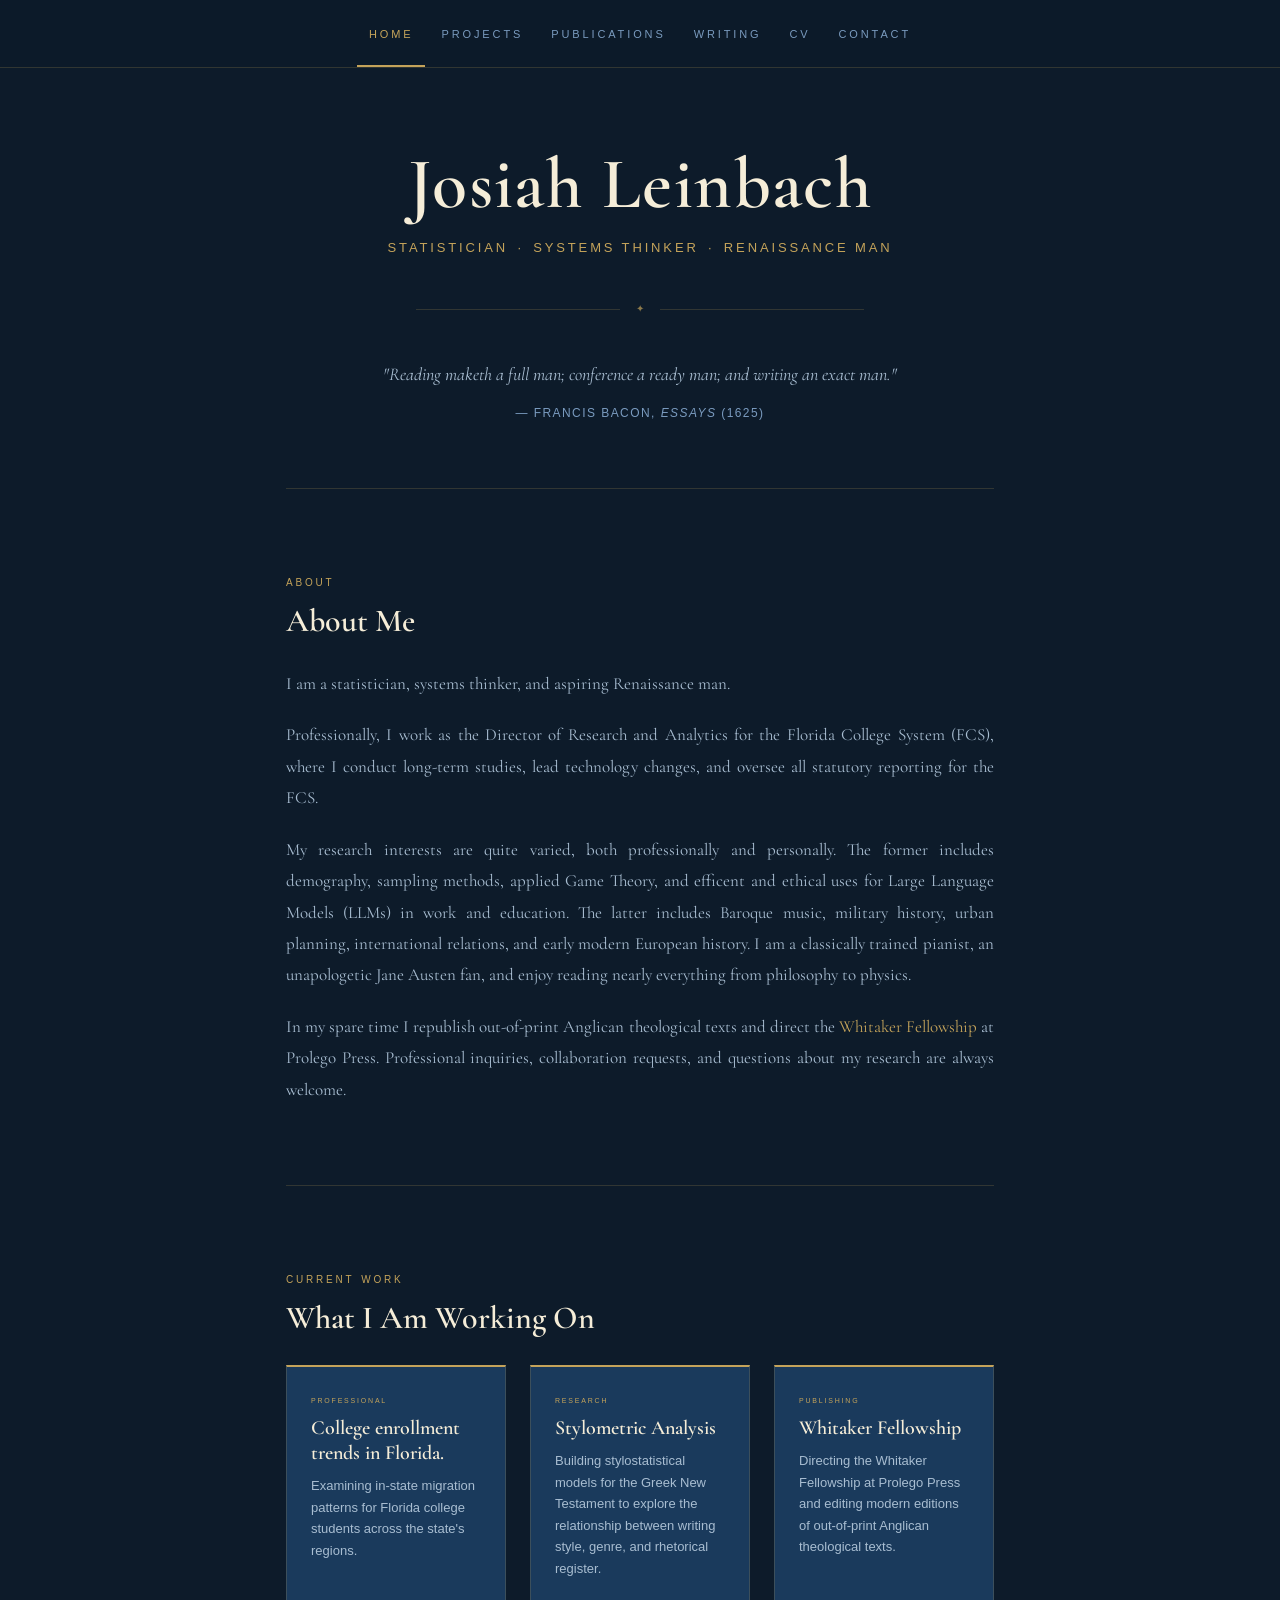
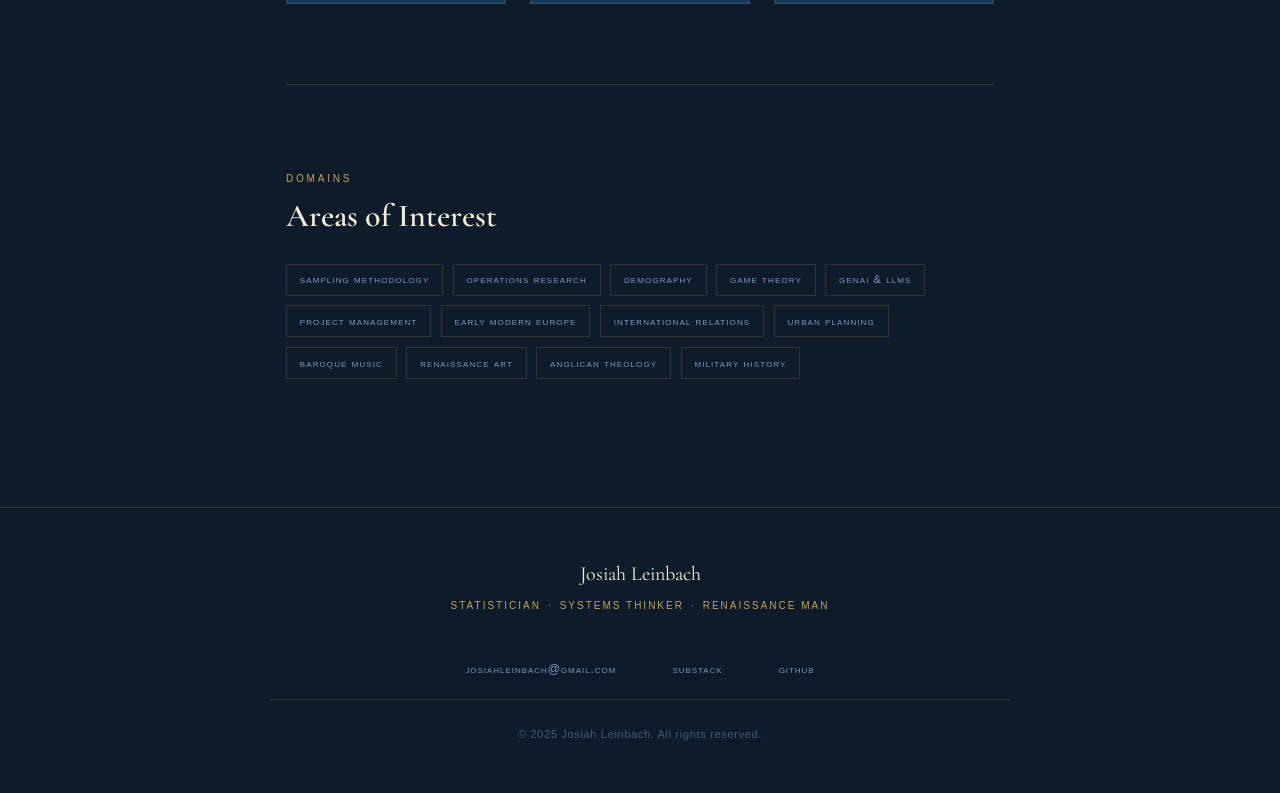
<file: index.html>
<!DOCTYPE html>
<!--
  JOSIAH LEINBACH — PROFESSIONAL PORTFOLIO
  index.html — Home Page

  FILE STRUCTURE:
  - This file (index.html) contains your content and page structure.
  - styles.css (separate file) contains all visual design rules.
  - Both files must be in the same folder for the design to load.

  TO EDIT YOUR CONTENT:
  - Find the section you want to change by looking for the section comments.
  - Edit only the text between HTML tags, e.g. between <p> and </p>.
  - Do not remove or rename the class="..." attributes — the design depends on them.
-->
<html lang="en">

<head>
  <!-- ============================================================
    META TAGS: These lines tell browsers and search engines
    basic information about your page. Update the description
    to reflect your current professional focus.
  ============================================================ -->
  <meta charset="UTF-8">
  <meta name="viewport" content="width=device-width, initial-scale=1.0">
  <meta name="description" content="Josiah Leinbach — Statistician, Systems Thinker, and Renaissance Man. Professional portfolio.">
  <title>Josiah Leinbach</title>

  <!-- ============================================================
    GOOGLE FONTS: Loads Cormorant Garamond (the main serif font
    for headings and body) from Google's servers. The browser
    downloads this automatically — you don't need to install
    anything. The | separates the two font families requested.
    "display=swap" means your text shows immediately in a fallback
    font while Cormorant loads, preventing a blank flash.
  ============================================================ -->
  <link href="https://fonts.googleapis.com/css2?family=Cormorant+Garamond:ital,wght@0,300;0,400;0,600;1,300;1,400&display=swap" rel="stylesheet">

  <!-- ============================================================
    STYLESHEET LINK: Tells the browser to load your CSS file.
    "href" is the filename — if you rename styles.css, update
    this line to match.
  ============================================================ -->
  <link rel="stylesheet" href="styles.css">
</head>

<body class="fade-in-page">

  <!-- ============================================================
    SECTION: NAVIGATION
    The site-wide navigation bar. It appears at the top of every
    page. To add or remove pages, copy or delete an <a> tag.
    The "aria-label" attribute helps screen readers identify
    this as the main navigation.
  ============================================================ -->
  <nav aria-label="Main navigation">
    <ul>
      <!-- "active" class highlights the current page in the nav.
           Move this class to the matching link on each page. -->
      <li><a href="index.html" class="active">Home</a></li>
      <li><a href="projects.html">Projects</a></li>
      <li><a href="publications.html">Publications</a></li>
      <li><a href="writing.html">Writing</a></li>
      <li><a href="cv.html">CV</a></li>
      <li><a href="contact.html">Contact</a></li>
    </ul>
  </nav>

  <!-- ============================================================
    PAGE WRAPPER: A container div that limits the maximum width
    of the content and centers it on wide screens. The class
    "page-wrapper" is styled in styles.css.
  ============================================================ -->
  <div class="page-wrapper">

    <!-- ==========================================================
      SECTION: HERO
      The top portion of the home page — your name, subtitle,
      and the Bacon epigraph. This is the first thing visitors see.

      Design notes:
      - Your name is in large Cormorant Garamond (via CSS).
      - The subtitle is in Gill Sans (system font), widely tracked.
      - The ornament (✦) is a typographic fleuron — a small
        decorative element used in classical book design to
        separate sections. It can be changed to · or § or removed.
      - The epigraph and its attribution are styled separately
        so they can be colored and sized differently.
    ========================================================== -->
    <header class="hero">

      <!-- Your name: edit the text here to change how it displays -->
      <h1 class="hero-name">Josiah Leinbach</h1>

      <!-- Subtitle: the three titles separated by mid-dots (·)
           The · character is a Unicode "middle dot" (U+00B7).
           You can copy-paste it if you need to change the text. -->
      <p class="hero-subtitle">
        Statistician&ensp;·&ensp;Systems Thinker&ensp;·&ensp;Renaissance Man
      </p>

      <!-- Ornamental rule: a thin horizontal line with a gold
           fleuron at the center. This is built entirely in CSS
           using the ::before and ::after pseudo-elements —
           you don't need to change anything here to style it. -->
      <div class="ornamental-rule">
        <span class="ornament">✦</span>
      </div>

      <!-- Epigraph: the Bacon quotation. The <blockquote> tag
           is the semantically correct HTML element for quotations.
           <cite> marks the attribution. -->
      <blockquote class="epigraph">
        <p>"Reading maketh a full man; conference a ready man; and writing an exact man."</p>
        <cite>— Francis Bacon, <em>Essays</em> (1625)</cite>
      </blockquote>

    </header>

    <!-- ==========================================================
      SECTION: ABOUT
      Your biographical paragraph. This uses your existing About
      Me text, lightly reframed for a professional audience.

      The <section> tag groups related content. The "aria-label"
      attribute names it for screen readers. The class "content-section"
      applies shared spacing rules defined in styles.css.
    ========================================================== -->
    <section class="content-section" aria-label="About">

      <!-- Section label: appears above the heading in small caps,
           in gold. This is the Gill Sans "signpost" role. -->
      <p class="section-label">About</p>

      <!-- Section heading: the large serif title for this section -->
      <h2 class="section-heading">About Me</h2>

      <!-- Body text: your About content. Edit freely within
           the <p> tags. Each <p> is a new paragraph. -->
      <div class="prose">
        <p>
          I am a statistician, systems thinker, and aspiring Renaissance man.
        </p>
        <p>
          Professionally, I work as the Director of Research and Analytics for the 
          Florida College System (FCS), where I conduct long-term studies, lead technology 
          changes, and oversee all statutory reporting for the FCS. 
        </p>
        <p>
          My research interests are quite varied, both professionally and personally. The
          former includes demography, sampling methods, applied Game Theory, and efficent
          and ethical uses for Large Language Models (LLMs) in work and education. The 
          latter includes Baroque music, military history, urban planning, international
          relations, and early modern European history. I am a classically trained pianist,
          an unapologetic Jane Austen fan, and enjoy reading nearly everything from philosophy
          to physics.
        </p>
        <p>
          In my spare time I republish out-of-print Anglican theological texts and
          direct the <a href="https://www.prolegopress.com/whitaker-fellowship" target="_blank" rel="noopener">Whitaker Fellowship</a>
          at Prolego Press. Professional inquiries, collaboration requests, and
          questions about my research are always welcome.
        </p>
      </div>

    </section>

    <!-- ==========================================================
      SECTION: CURRENT WORK
      A brief summary of what you are doing professionally right
      now. This section is important for a professional audience —
      it answers the immediate question "what does this person
      actually do?" Replace the placeholder text with your
      current role and focus areas.

      TO CUSTOMIZE: Replace the text in the three <div class="work-item">
      blocks with your actual current work. Add or remove blocks
      as needed by copying or deleting a full <div class="work-item">
      ... </div> block.
    ========================================================== -->
    <section class="content-section" aria-label="Current work">

      <p class="section-label">Current Work</p>
      <h2 class="section-heading">What I Am Working On</h2>

      <!-- Work items grid: three cards displayed side by side
           on desktop, stacked on mobile. -->
      <div class="work-grid">

        <!-- Work item 1: replace with your current role -->
        <div class="work-item">
          <!-- Small discipline tag above the title -->
          <p class="work-tag">Professional</p>
          <!-- Title of the role or project -->
          <h3 class="work-title">College enrollment trends in Florida.</h3>
          <!-- One or two sentences describing what you do -->
          <p class="work-desc">Examining in-state migration patterns for Florida college students across the state's regions.</p>
        </div>

        <!-- Work item 2: replace with a current research focus -->
        <div class="work-item">
          <p class="work-tag">Research</p>
          <h3 class="work-title">Stylometric Analysis</h3>
          <p class="work-desc">Building stylostatistical models for the Greek New Testament to explore the relationship between writing style, genre, and rhetorical register.</p>
        </div>

        <!-- Work item 3: replace with a current personal project -->
        <div class="work-item">
          <p class="work-tag">Publishing</p>
          <h3 class="work-title">Whitaker Fellowship</h3>
          <p class="work-desc">Directing the Whitaker Fellowship at Prolego Press and editing modern editions of out-of-print Anglican theological texts.</p>
        </div>

      </div>

    </section>

    <!-- ==========================================================
      SECTION: AREAS OF INTEREST
      A compact list of your professional and intellectual domains.
      This gives a fast visual summary of your breadth — important
      for the Renaissance man identity. Displayed as a wrapped
      row of pill-shaped tags.

      TO CUSTOMIZE: Add or remove <span class="interest-tag">
      elements. Keep labels short — two to four words each.
    ========================================================== -->
    <section class="content-section" aria-label="Areas of interest">

      <p class="section-label">Domains</p>
      <h2 class="section-heading">Areas of Interest</h2>

      <div class="interests-grid">
        <!-- Professional interests -->
        <span class="interest-tag">Sampling Methodology</span>
        <span class="interest-tag">Operations Research</span>
        <span class="interest-tag">Demography</span>
        <span class="interest-tag">Game Theory</span>
        <span class="interest-tag">GenAI &amp; LLMs</span>
        <span class="interest-tag">Project Management</span>
        <!-- Intellectual interests -->
        <span class="interest-tag">Early Modern Europe</span>
        <span class="interest-tag">International Relations</span>
        <span class="interest-tag">Urban Planning</span>
        <span class="interest-tag">Baroque Music</span>
        <span class="interest-tag">Renaissance Art</span>
        <span class="interest-tag">Anglican Theology</span>
        <span class="interest-tag">Military History</span>
      </div>

    </section>

  </div><!-- end .page-wrapper -->

  <!-- ============================================================
    FOOTER: Appears at the bottom of every page. Contains your
    contact email and links to external profiles.

    <a href="mailto:..."> opens the visitor's email client.
    target="_blank" opens links in a new browser tab.
    rel="noopener" is a security best practice for external links.

    TO CUSTOMIZE: Update the email address and add or remove
    the external profile links as needed.
  ============================================================ -->
  <footer>
    <div class="footer-inner">

      <!-- Footer name and tagline -->
      <p class="footer-name">Josiah Leinbach</p>
      <p class="footer-tagline">Statistician&ensp;·&ensp;Systems Thinker&ensp;·&ensp;Renaissance Man</p>

      <!-- Contact and external links -->
      <nav class="footer-links" aria-label="Footer navigation">
        <a href="mailto:josiahleinbach@gmail.com">josiahleinbach@gmail.com</a>
        <a href="https://josiahleinbach.substack.com" target="_blank" rel="noopener">Substack</a>
        <a href="https://github.com/josiah-leinbach" target="_blank" rel="noopener">GitHub</a>
      </nav>

      <!-- Copyright line. Update the year manually each January,
           or ask about a JavaScript solution to do it automatically. -->
      <p class="footer-copy">&copy; 2025 Josiah Leinbach. All rights reserved.</p>

    </div>
  </footer>

</body>
</html>
</file>
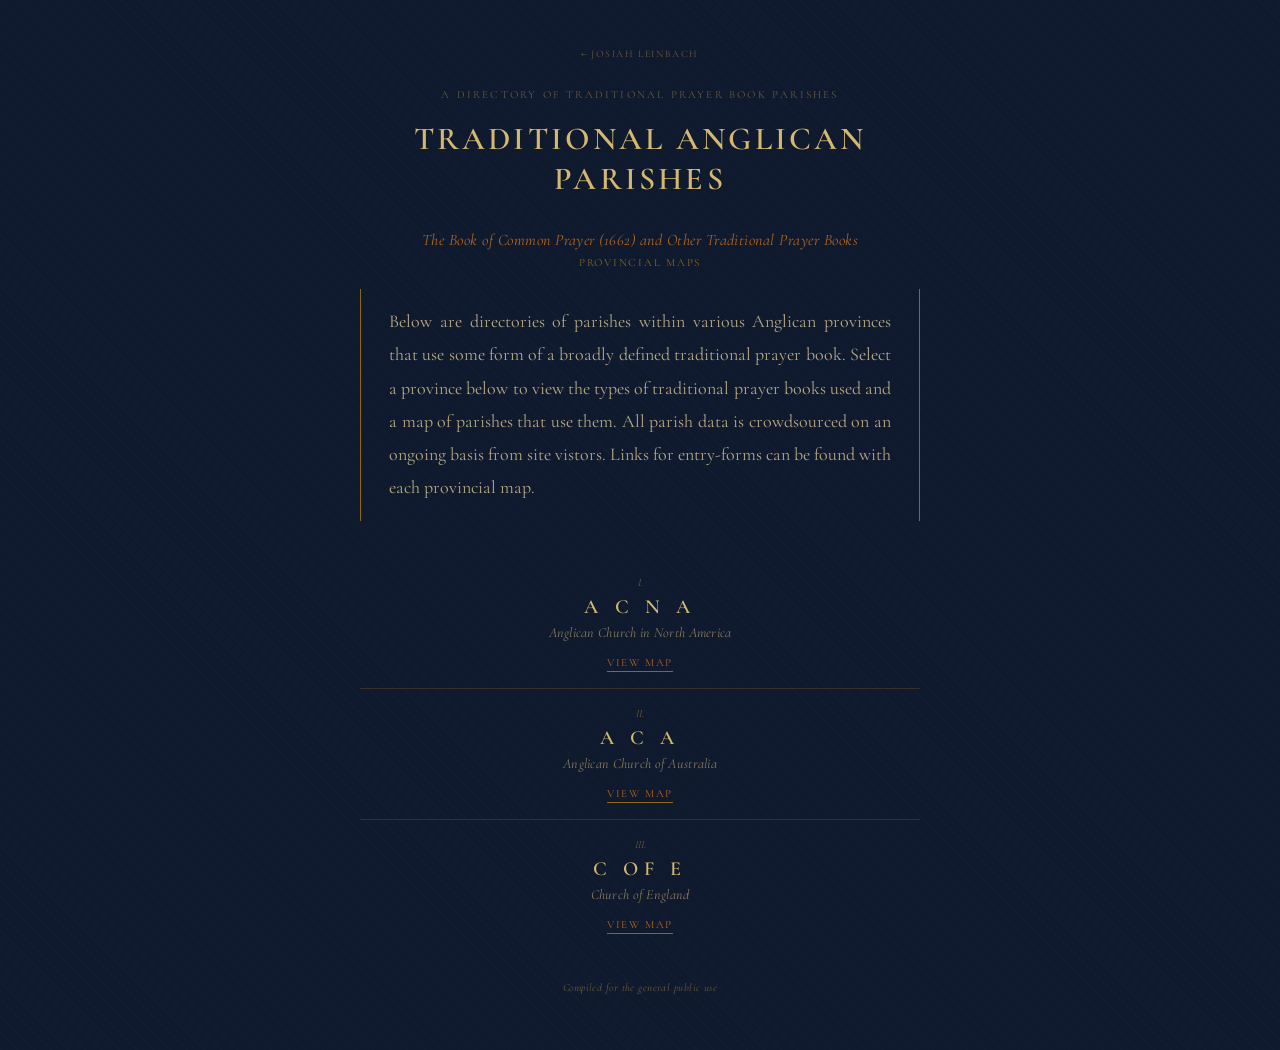
<file: traditional_bcp_parishes/index.html>
<!DOCTYPE html>
<html lang="en">
<head>
  <meta charset="UTF-8">
  <meta name="viewport" content="width=device-width, initial-scale=1.0">
  <title>Traditional Anglican Parishes — A Directory</title>

  <!--
  ═══════════════════════════════════════════════════════════════════════
  FONT IMPORT
  Cormorant Garamond: a modern revival of the 16th-century Garamond cut,
  period-appropriate for the 1662 BCP aesthetic.
  - weight 400 = regular (body text, secondary labels)
  - weight 600 = semibold (display headings, abbreviations)
  - ital = italic variant (rubric, intro text, descriptors)
  ═══════════════════════════════════════════════════════════════════════
  -->
  <link
    href="https://fonts.googleapis.com/css2?family=Cormorant+Garamond:ital,wght@0,400;0,600;1,400;1,600&display=swap"
    rel="stylesheet"
  >

  <style>

    /* ═══════════════════════════════════════════════════════════════════
       CSS VARIABLES
       Central place to change colors, fonts, and spacing.
       Edit these values to restyle the whole page at once.
       ═══════════════════════════════════════════════════════════════════ */
    :root {
      --navy:        #0f1a2e;   /* page background — deep Scholar's Study navy */
      --gold:        #d4b870;   /* primary heading color */
      --gold-mid:    #c4922a;   /* rule color, mid-weight gold */
      --gold-dim:    #8b6914;   /* subdued labels, thin rules */
      --gold-ghost:  #6b5a38;   /* running head, numerals, colophon */
      --rubric:      #b5651d;   /* burnt orange — the "red" of two-color BCP printing */
      --cream-body:  #b8a882;   /* intro text and italic descriptors */
      --cream-dim:   #8b7a58;   /* province full names */
      --font:        'Cormorant Garamond', Georgia, 'Times New Roman', serif;
    }

    /* ═══════════════════════════════════════════════════════════════════
       RESET & BASE
       Removes browser default margins and sets the page foundation.
       ═══════════════════════════════════════════════════════════════════ */
    *, *::before, *::after {
      box-sizing: border-box;
      margin: 0;
      padding: 0;
    }

    html, body {
      min-height: 100%;
    }

    body {
      background-color: var(--navy);
      font-family: var(--font);
      /* Center the leaf (content column) horizontally and vertically */
      display: flex;
      flex-direction: column;
      align-items: center;
      justify-content: center;
      padding: 48px 24px 56px;
      /* Subtle noise-like texture: a very faint repeating diagonal pattern
         gives the navy background slight depth without being visible at
         a glance. Adjust opacity (the last value in rgba) to taste. */
      background-image: repeating-linear-gradient(
        45deg,
        rgba(255, 220, 120, 0.015) 0px,
        rgba(255, 220, 120, 0.015) 1px,
        transparent 1px,
        transparent 12px
      );
    }

    /* ═══════════════════════════════════════════════════════════════════
       THE LEAF
       The centered content column. "leaf" refers to a page of a book.
       max-width controls the line length of the whole layout.
       To widen or narrow the design, change max-width here.
       ═══════════════════════════════════════════════════════════════════ */
    .leaf {
      width: 100%;
      max-width: 560px;
      text-align: center;
    }

    /* ═══════════════════════════════════════════════════════════════════
       BACK LINK
       Returns the visitor to the main portfolio site.
       Sits above the running head, very quietly.
       ═══════════════════════════════════════════════════════════════════ */
    .back-link {
      display: block;
      font-size: 10px;
      letter-spacing: 0.16em;
      text-transform: uppercase;
      color: var(--gold-ghost);
      text-decoration: none;
      margin-bottom: 28px;
      /* The ← arrow is a unicode character, no image needed */
      transition: color 0.2s ease;
    }

    .back-link:hover {
      color: var(--gold-dim);
    }

    .back-link::before {
      content: '← ';
      letter-spacing: 0.04em;  /* tighten the arrow slightly relative to the text */
    }

    /* ═══════════════════════════════════════════════════════════════════
       RUNNING HEAD
       Small spaced-caps line above the main title.
       In BCP tradition this identifies the section of the book.
       ═══════════════════════════════════════════════════════════════════ */
    .running-head {
      font-size: 11px;
      letter-spacing: 0.2em;
      text-transform: uppercase;
      color: var(--gold-ghost);
      font-weight: 400;
      margin-bottom: 18px;
    }

    /* ═══════════════════════════════════════════════════════════════════
       MAIN TITLE
       The primary heading. Semibold, spaced capitals, large.
       ═══════════════════════════════════════════════════════════════════ */
    .main-title {
      font-size: 32px;
      letter-spacing: 0.1em;
      text-transform: uppercase;
      color: var(--gold);
      font-weight: 600;
      line-height: 1.25;
      margin-bottom: 10px;
    }

    /* ═══════════════════════════════════════════════════════════════════
       THICK-THIN RULE PAIR
       The most recognizable typographic feature of the 1662 BCP:
       a heavy rule immediately above a hairline rule (or vice versa).
       Used to open and close major sections.

       Usage in HTML:
         <div class="rule-pair">
           <hr class="rule-thick">
           <hr class="rule-thin">
         </div>

       Reverse the order (thin then thick) at the bottom of a section.
       ═══════════════════════════════════════════════════════════════════ */
    .rule-pair {
      margin: 14px 0;
    }

    .rule-pair hr {
      border: none;
      margin: 0;
    }

    .rule-thick {
      border-top: 1.8px solid var(--gold-mid);
    }

    .rule-thin {
      border-top: 0.5px solid var(--gold-mid);
      margin-top: 3px !important; /* small gap between the two rules */
      opacity: 0.65;
    }

    /* ═══════════════════════════════════════════════════════════════════
       RUBRIC LINE
       In BCP tradition, rubrics (instructions and headings) were
       printed in red. Here rendered in burnt orange (--rubric).
       Italic, smaller than body text.
       ═══════════════════════════════════════════════════════════════════ */
    .rubric {
      font-size: 16px;
      font-style: italic;
      color: var(--rubric);
      letter-spacing: 0.03em;
      margin-bottom: 6px;
    }

    /* ═══════════════════════════════════════════════════════════════════
       SUBTITLE
       Secondary heading below the rubric. Spaced small caps.
       ═══════════════════════════════════════════════════════════════════ */
    .subtitle {
      font-size: 11px;
      letter-spacing: 0.16em;
      text-transform: uppercase;
      color: var(--gold-dim);
      font-weight: 400;
    }

    /* ═══════════════════════════════════════════════════════════════════
       INTRODUCTORY TEXT BLOCK
       Set off from the title hierarchy by thin vertical side rules,
       mimicking the prefatory matter in a prayer book.
       The text itself is italic and slightly muted.
       ═══════════════════════════════════════════════════════════════════ */
    .intro-block {
      margin: 20px 0;
      padding: 16px 28px;
      border-left:  0.5px solid var(--gold-dim);
      border-right: 0.5px solid var(--gold-dim);
    }

    .intro-text {
      font-size: 18px;
      font-style: normal;
      text-align: justify;
      color: var(--cream-body);
      line-height: 1.85;
    }

    /* ═══════════════════════════════════════════════════════════════════
       PROVINCE ENTRIES
       Each province is one .entry block.
       To add a new province: copy one .entry block and its preceding
       <hr class="entry-rule"> and update the text and href.
       ═══════════════════════════════════════════════════════════════════ */
    .provinces {
      margin-top: 6px;
    }

    /* Individual entry container */
    .entry {
      padding: 18px 0 16px;
    }

    /* Roman numeral — small italic, very muted */
    .entry-numeral {
      font-size: 11px;
      font-style: italic;
      color: var(--gold-ghost);
      margin-bottom: 6px;
    }

    /* Spaced abbreviation — the visual anchor of each entry.
       Spaces between letters (A C N A) follow 1662 BCP convention
       for distinguishing abbreviations from running text. */
    .entry-abbr {
      display: block;
      font-size: 20px;
      letter-spacing: 0.28em;
      text-transform: uppercase;
      color: var(--gold);
      font-weight: 600;
      margin-bottom: 5px;
    }

    /* Full province name — italic, subdued */
    .entry-full {
      display: block;
      font-size: 14px;
      font-style: italic;
      color: var(--cream-dim);
      margin-bottom: 10px;
      letter-spacing: 0.02em;
    }

    /* "View the Map" link — styled as a rubric response.
       Uppercase, spaced, in the rubric orange.
       The underline uses border-bottom rather than text-decoration
       so we can control its color and weight precisely. */
    .entry-link {
      display: inline-block;
      font-size: 11px;
      letter-spacing: 0.14em;
      text-transform: uppercase;
      color: var(--rubric);
      text-decoration: none;
      border-bottom: 0.5px solid var(--gold-dim);
      padding-bottom: 2px;
      transition: color 0.2s ease, border-color 0.2s ease;
    }

    .entry-link:hover {
      color: var(--gold);
      border-color: var(--gold-mid);
    }

    /* Thin rule between entries — much lighter than the section rules */
    .entry-rule {
      border: none;
      border-top: 0.5px solid var(--gold-dim);
      opacity: 0.3;
    }

    /* ═══════════════════════════════════════════════════════════════════
       CLOSING RULE PAIR (reversed)
       At the bottom of the provinces list the rule order is reversed:
       thin on top, thick on bottom — mirroring the opening pair.
       This is standard BCP section-close typography.
       ═══════════════════════════════════════════════════════════════════ */
    .rule-pair-close {
      margin: 8px 0 20px;
    }

    .rule-pair-close hr {
      border: none;
      margin: 0;
    }

    /* ═══════════════════════════════════════════════════════════════════
       COLOPHON
       The closing line, set in small italic — mirrors the printer's
       colophon found at the end of historic prayer book editions.
       Remove the entire <p class="colophon"> element if not wanted.
       ═══════════════════════════════════════════════════════════════════ */
    .colophon {
      font-size: 11px;
      font-style: italic;
      color: var(--gold-ghost);
      letter-spacing: 0.04em;
    }

    /* ═══════════════════════════════════════════════════════════════════
       RESPONSIVE ADJUSTMENTS
       On narrow screens (phones), reduce font sizes slightly and
       tighten letter-spacing so nothing overflows horizontally.
       The layout itself needs no changes — it is already a single column.
       ═══════════════════════════════════════════════════════════════════ */
    @media (max-width: 480px) {
      .main-title   { font-size: 24px; letter-spacing: 0.07em; }
      .entry-abbr   { font-size: 16px; letter-spacing: 0.2em; }
      .intro-block  { padding: 14px 16px; }
      body          { padding: 36px 18px 44px; }
    }

    /* ═══════════════════════════════════════════════════════════════════
       FADE-IN ANIMATION
       The entire leaf gently fades in on page load.
       Remove the .leaf rule and the @keyframes block to disable.
       ═══════════════════════════════════════════════════════════════════ */
    .leaf {
      animation: fadein 1.1s ease both;
    }

    @keyframes fadein {
      from { opacity: 0; transform: translateY(8px); }
      to   { opacity: 1; transform: translateY(0);   }
    }

  </style>
</head>

<body>

  <!--
  ═══════════════════════════════════════════════════════════════════════
  THE LEAF — all visible content lives inside this div.
  To widen or narrow the layout, change max-width in .leaf above.
  ═══════════════════════════════════════════════════════════════════════
  -->
  <div class="leaf">

    <!-- ── Back link ───────────────────────────────────────────────── -->
    <!--
      Returns the visitor to the main portfolio site.
      Update href if the portfolio URL ever changes.
    -->
    <a class="back-link" href="https://josiah-leinbach.github.io">
      Josiah Leinbach
    </a>

    <!-- ── Running head ────────────────────────────────────────────── -->
    <p class="running-head">A Directory of Traditional Prayer Book Parishes</p>

    <!-- ── Main title ──────────────────────────────────────────────── -->
    <h1 class="main-title">
      Traditional Anglican<br>Parishes
    </h1>

    <!-- ── Opening thick-thin rule pair ───────────────────────────── -->
    <div class="rule-pair">
      <hr class="rule-thick">
      <hr class="rule-thin">
    </div>

    <!-- ── Rubric and subtitle ─────────────────────────────────────── -->
    <p class="rubric">The Book of Common Prayer (1662) and Other Traditional Prayer Books</p>
    <p class="subtitle" style="margin-top: 6px;">Provincial Maps</p>

    <!-- ── Introductory text ───────────────────────────────────────── -->
    <!--
      To edit the introductory text, change only the words inside
      <p class="intro-text">. Do not alter the surrounding tags.
    -->
    <div class="intro-block">
      <p class="intro-text">
        Below are directories of parishes within various Anglican provinces
        that use some form of a broadly defined traditional prayer book.
        Select a province below to view the types of traditional prayer books
        used and a map of parishes that use them. All parish data is
        crowdsourced on an ongoing basis from site vistors. Links for entry-forms
        can be found with each provincial map.
      </p>
    </div>

    <!-- ── Second thick-thin rule pair ────────────────────────────── -->
    <div class="rule-pair">
      <hr class="rule-thick">
      <hr class="rule-thin">
    </div>

    <!-- ══════════════════════════════════════════════════════════════
         PROVINCE ENTRIES
         To add a new province:
           1. Copy one <hr class="entry-rule"> + <div class="entry"> block.
           2. Paste it after the last existing entry-rule.
           3. Update the numeral, abbr, full name, and href.
           4. If the page feels crowded, reduce .entry padding-top/bottom
              in the CSS above (currently 18px / 16px).
         ══════════════════════════════════════════════════════════════ -->
    <div class="provinces">

      <!-- Province I: ACNA -->
      <div class="entry">
        <p class="entry-numeral">I.</p>
        <span class="entry-abbr">A C N A</span>
        <span class="entry-full">Anglican Church in North America</span>
        <a class="entry-link"
           href="https://josiah-leinbach.github.io/traditional_bcp_parishes/ACNA_traditionalBCP.html">
          View Map
        </a>
      </div>

      <hr class="entry-rule">

      <!-- Province II: ACA -->
      <div class="entry">
        <p class="entry-numeral">II.</p>
        <span class="entry-abbr">A C A</span>
        <span class="entry-full">Anglican Church of Australia</span>
        <a class="entry-link"
           href="https://josiah-leinbach.github.io/traditional_bcp_parishes/ACA_traditionalBCP.html">
          View Map
        </a>
      </div>

      <hr class="entry-rule">

      <!-- Province III: C of E -->
      <div class="entry">
        <p class="entry-numeral">III.</p>
        <span class="entry-abbr">C of E</span>
        <span class="entry-full">Church of England</span>
        <a class="entry-link"
           href="https://josiah-leinbach.github.io/traditional_bcp_parishes/CofE_traditionalBCP.html">
          View Map
        </a>
      </div>

    </div>
    <!-- end .provinces -->

    <!-- ── Closing rule pair (reversed: thin then thick) ──────────── -->
    <div class="rule-pair-close">
      <hr class="rule-thin">
      <hr class="rule-thick" style="margin-top: 3px;">
    </div>

    <!-- ── Colophon ─────────────────────────────────────────────────
      Remove this <p> element entirely if you decide not to keep it.
    ──────────────────────────────────────────────────────────────── -->
    <p class="colophon">Compiled for the general public use</p>

  </div>
  <!-- end .leaf -->

</body>
</html>
</file>
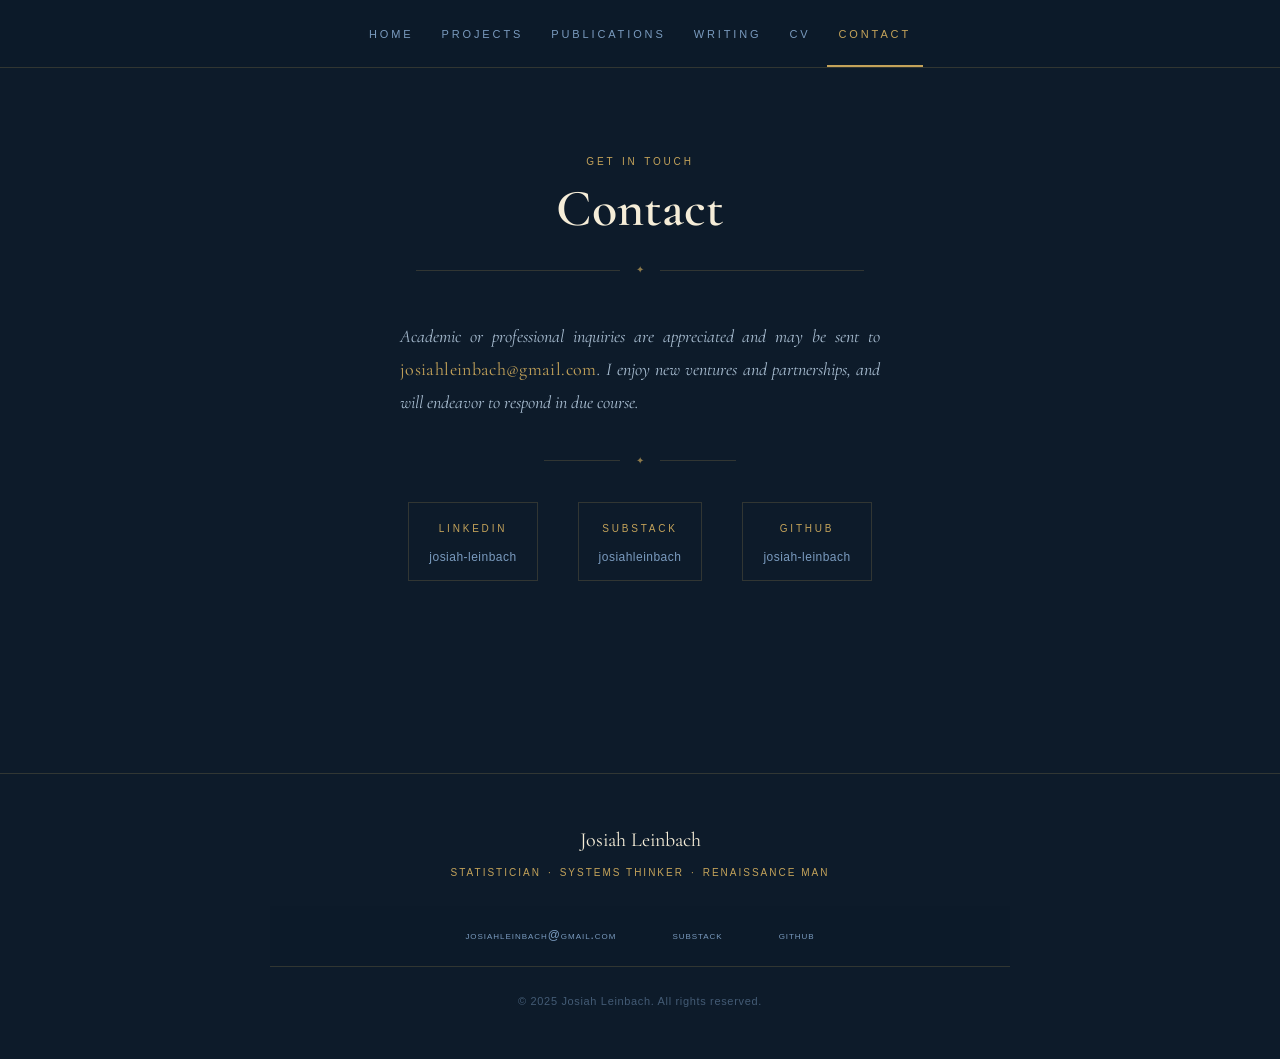
<file: contact.html>
<!DOCTYPE html>
<!--
  JOSIAH LEINBACH — PROFESSIONAL PORTFOLIO
  contact.html — Contact Page

  This page contains:
  - A short contact statement (email address as plain text)
  - Links to external professional profiles

  UPDATING YOUR EMAIL:
  Search for "josiahleinbach@gmail.com" on this page.
  There is one instance — in the <p class="contact-email"> element.
  Replace the text there. Because the address is plain text (not
  a mailto: link), it cannot be clicked — visitors copy it manually.
  This is intentional: it reduces automated email harvesting by
  scrapers that crawl links.

  UPDATING A PROFILE LINK:
  Find the <a> tag for the profile you want to update inside
  the <div class="contact-profiles"> section and change the
  href="..." value and/or the display text.

  ADDING A NEW PROFILE:
  Copy one of the existing <a class="profile-link"> blocks
  and update the href, the label, and the handle text.
-->
<html lang="en">

<head>
  <meta charset="UTF-8">
  <meta name="viewport" content="width=device-width, initial-scale=1.0">
  <meta name="description" content="Contact Josiah Leinbach — academic and professional inquiries welcome.">
  <title>Contact — Josiah Leinbach</title>

  <!-- Google Fonts: same as every other page -->
  <link href="https://fonts.googleapis.com/css2?family=Cormorant+Garamond:ital,wght@0,300;0,400;0,600;1,300;1,400&display=swap" rel="stylesheet">

  <!-- Shared design system -->
  <link rel="stylesheet" href="styles.css">

  <!-- Contact-specific styles -->
  <link rel="stylesheet" href="contact.css">
</head>

<body>

  <!-- ============================================================
    NAVIGATION: "Contact" is the active link on this page.
  ============================================================ -->
  <nav aria-label="Main navigation">
    <ul>
      <li><a href="index.html">Home</a></li>
      <li><a href="projects.html">Projects</a></li>
      <li><a href="publications.html">Publications</a></li>
      <li><a href="writing.html">Writing</a></li>
      <li><a href="cv.html">CV</a></li>
      <li><a href="contact.html" class="active">Contact</a></li>
    </ul>
  </nav>

  <div class="page-wrapper">

    <!-- ==========================================================
      CONTACT SECTION
      Centered monument layout — consistent with the home page hero.
      The ornamental rule divides the heading from the body text.
    ========================================================== -->
    <div class="contact-monument">

      <!-- Section label: Gill Sans small caps in gold -->
      <p class="section-label">Get in Touch</p>

      <!-- Page heading: large Cormorant, same treatment as other
           page titles across the site -->
      <h1 class="contact-heading">Contact</h1>

      <!-- Ornamental rule: reuses the shared .ornamental-rule
           and .ornament classes defined in styles.css -->
      <div class="ornamental-rule">
        <span class="ornament">✦</span>
      </div>

      <!-- Contact statement: your approved text, set in Cormorant
           italic — the same register as the epigraph on the home page.
           The email address is plain text inside a <span> styled
           distinctly so it stands out without being a link. -->
      <p class="contact-statement">
        Academic or professional inquiries are appreciated and may be
        sent to <span class="contact-email">josiahleinbach@gmail.com</span>.
        I enjoy new ventures and partnerships, and will endeavor to
        respond in due course.
      </p>

      <!-- Ornamental rule repeated beneath the statement to frame
           the profiles section below it as a distinct element -->
      <div class="ornamental-rule ornamental-rule--narrow">
        <span class="ornament">✦</span>
      </div>

      <!-- Profile links: three external profiles displayed as
           labeled link blocks. Each .profile-link contains a
           .profile-platform label and a .profile-handle.
           All open in a new tab (target="_blank").
           rel="noopener" is a security best practice for all
           external target="_blank" links. -->
      <div class="contact-profiles">

        <!-- LinkedIn -->
        <a href="https://www.linkedin.com/in/josiah-leinbach-333601206/"
           target="_blank" rel="noopener"
           class="profile-link">
          <span class="profile-platform">LinkedIn</span>
          <span class="profile-handle">josiah-leinbach</span>
        </a>

        <!-- Substack -->
        <a href="https://josiahleinbach.substack.com"
           target="_blank" rel="noopener"
           class="profile-link">
          <span class="profile-platform">Substack</span>
          <span class="profile-handle">josiahleinbach</span>
        </a>

        <!-- GitHub -->
        <a href="https://github.com/josiah-leinbach"
           target="_blank" rel="noopener"
           class="profile-link">
          <span class="profile-platform">GitHub</span>
          <span class="profile-handle">josiah-leinbach</span>
        </a>

      </div>

    </div><!-- end .contact-monument -->

  </div><!-- end .page-wrapper -->

  <!-- ============================================================
    FOOTER: identical across all pages.
  ============================================================ -->
  <footer>
    <div class="footer-inner">
      <p class="footer-name">Josiah Leinbach</p>
      <p class="footer-tagline">Statistician&ensp;·&ensp;Systems Thinker&ensp;·&ensp;Renaissance Man</p>
      <nav class="footer-links" aria-label="Footer navigation">
        <a href="mailto:josiahleinbach@gmail.com">josiahleinbach@gmail.com</a>
        <a href="https://josiahleinbach.substack.com" target="_blank" rel="noopener">Substack</a>
        <a href="https://github.com/josiah-leinbach" target="_blank" rel="noopener">GitHub</a>
      </nav>
      <p class="footer-copy">&copy; 2025 Josiah Leinbach. All rights reserved.</p>
    </div>
  </footer>

</body>
</html>
</file>
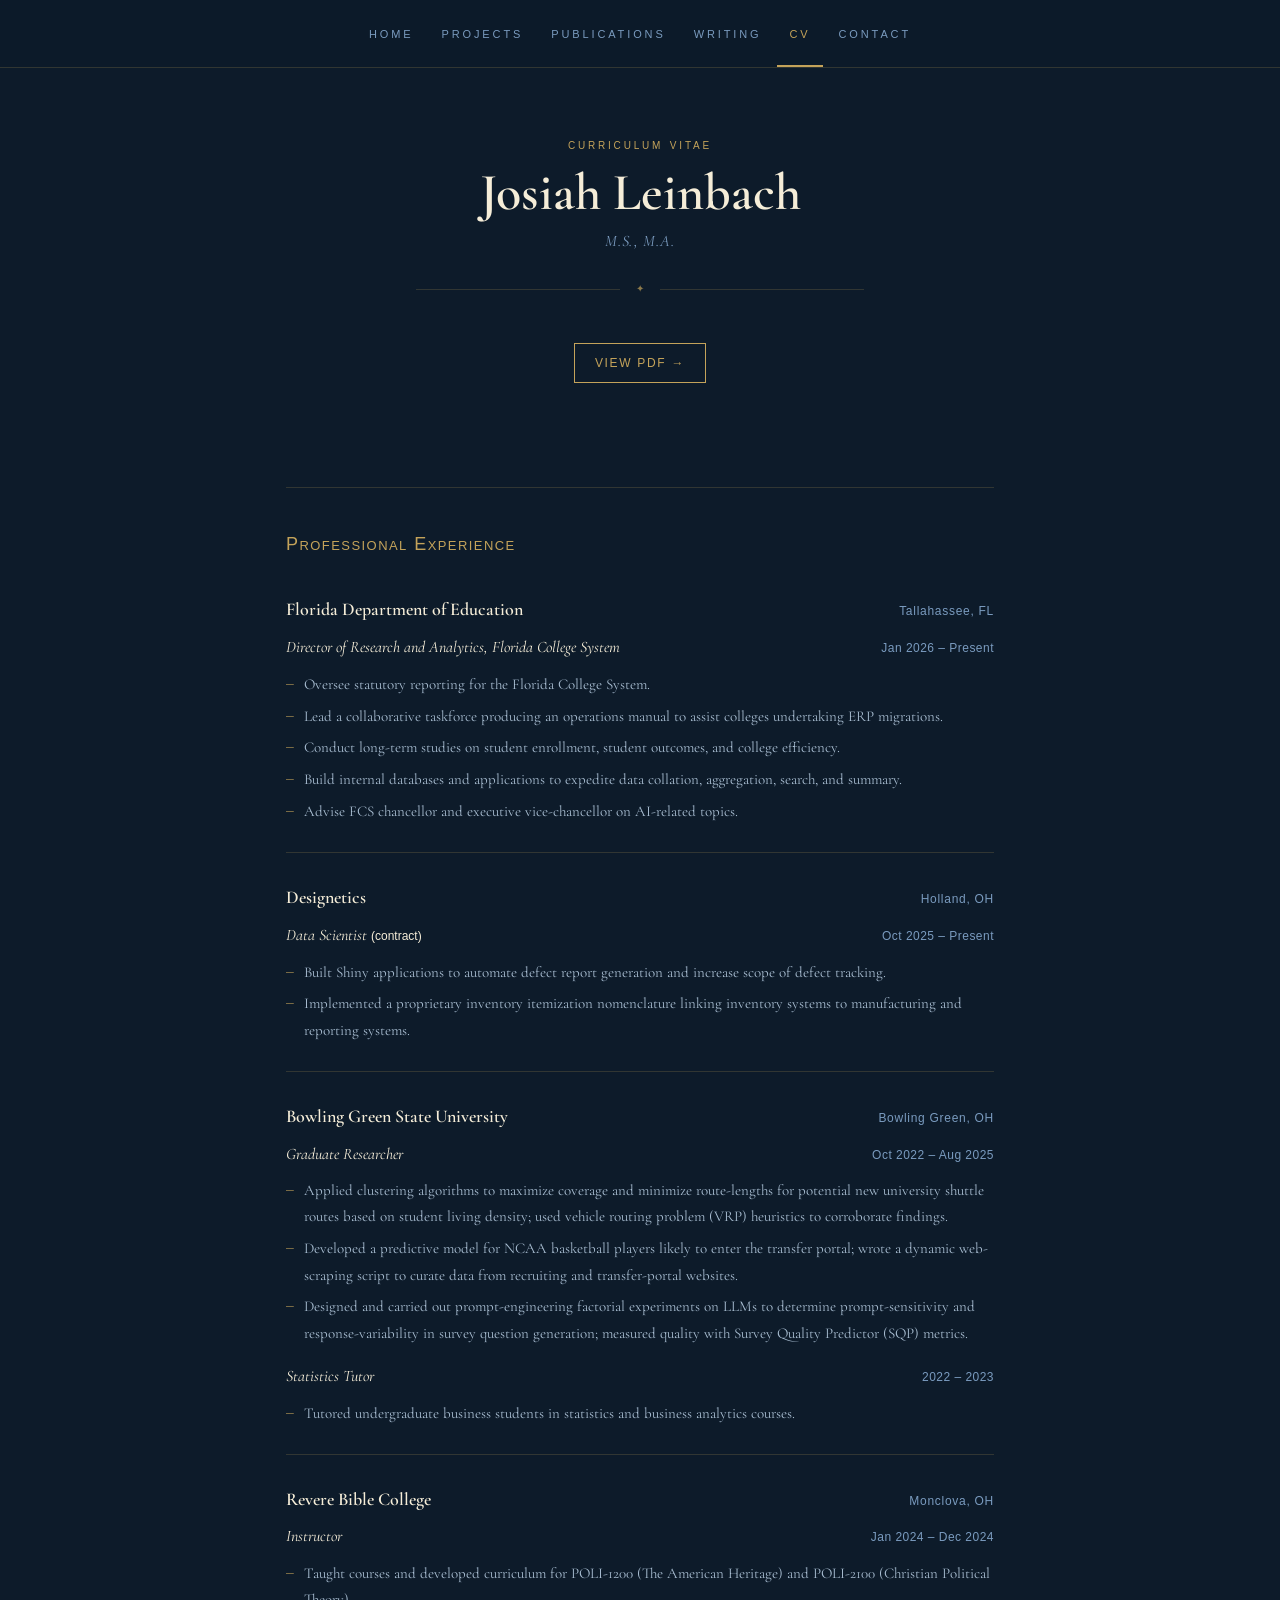
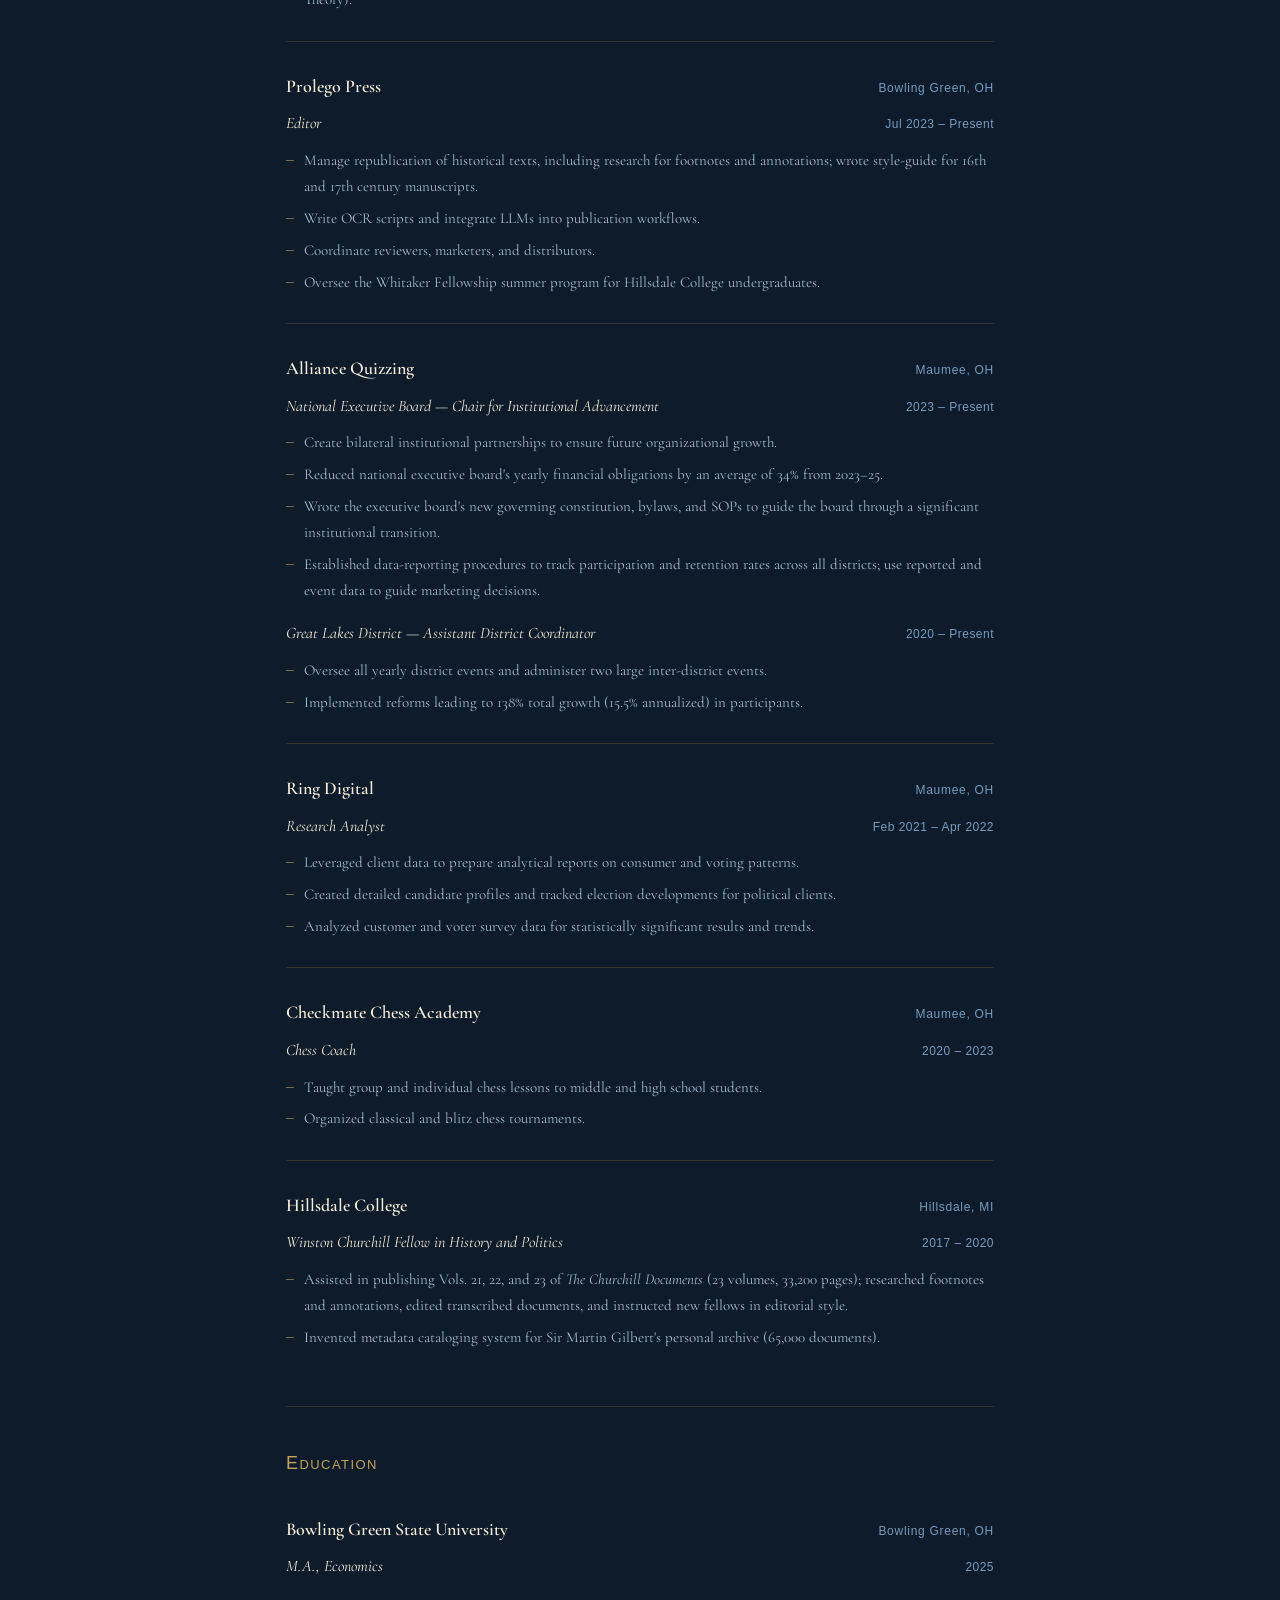
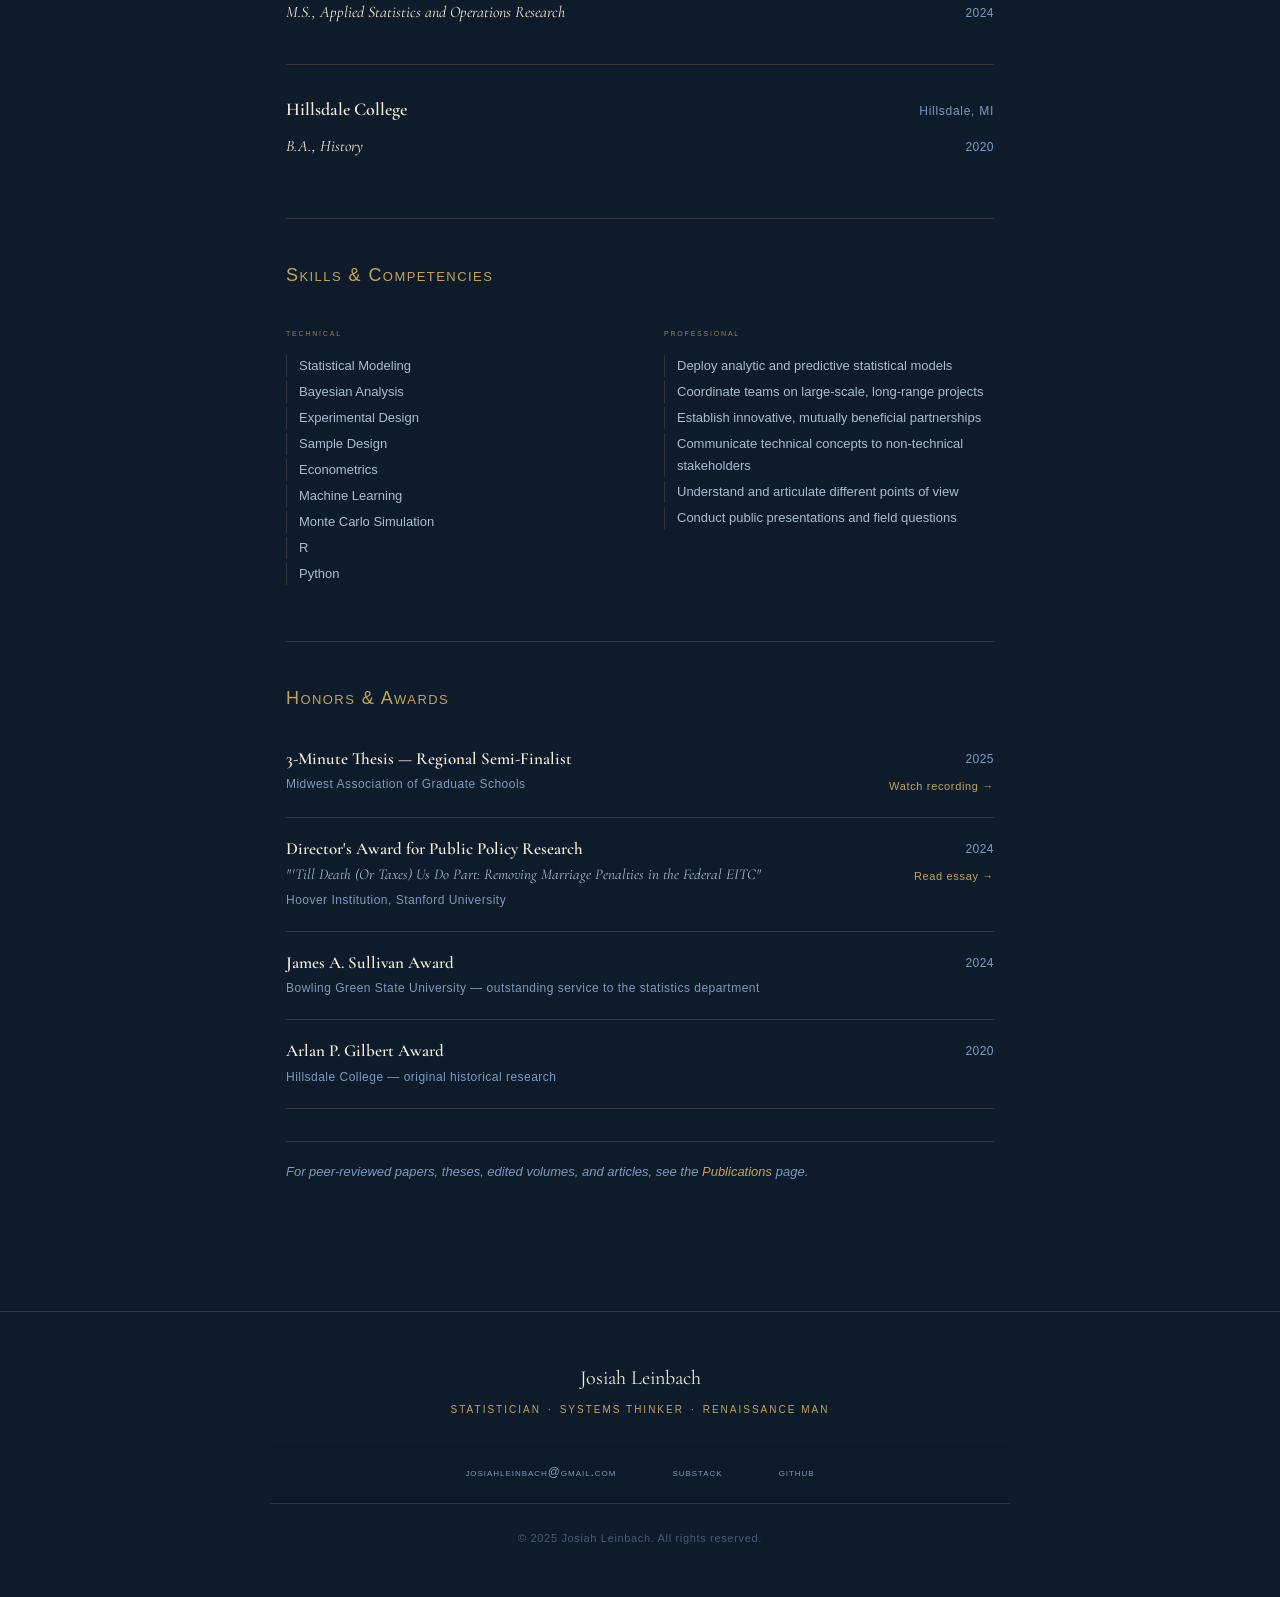
<file: cv.html>
<!DOCTYPE html>
<!--
  JOSIAH LEINBACH — PROFESSIONAL PORTFOLIO
  cv.html — Curriculum Vitae Page

  PAGE STRUCTURE:
  1. Nav + Page Header (with PDF download button)
  2. Professional Experience
  3. Education
  4. Skills & Competencies
  5. Honors & Awards
  6. Footer

  ADDING A NEW EXPERIENCE ENTRY:
  Copy a full <article class="cv-entry"> block within the
  appropriate <section class="cv-section"> and update the text.
  The structure of each entry is explained inline below.

  PDF DOWNLOAD:
  The "View PDF" button links to cv.pdf in the same folder.
  When you update your resume, replace cv.pdf in your repository
  root and the button will automatically link to the new version.
  No changes to this HTML file are needed.
-->
<html lang="en">

<head>
  <meta charset="UTF-8">
  <meta name="viewport" content="width=device-width, initial-scale=1.0">
  <meta name="description" content="Curriculum vitae of Josiah Leinbach — statistician, systems thinker, and Renaissance man.">
  <title>CV — Josiah Leinbach</title>

  <!-- Google Fonts: same as every other page -->
  <link href="https://fonts.googleapis.com/css2?family=Cormorant+Garamond:ital,wght@0,300;0,400;0,600;1,300;1,400&display=swap" rel="stylesheet">

  <!-- Shared design system -->
  <link rel="stylesheet" href="styles.css">

  <!-- CV-specific layout styles -->
  <link rel="stylesheet" href="cv.css">
</head>

<body>

  <!-- ============================================================
    NAVIGATION: "CV" is the active link on this page.
  ============================================================ -->
  <nav aria-label="Main navigation">
    <ul>
      <li><a href="index.html">Home</a></li>
      <li><a href="projects.html">Projects</a></li>
      <li><a href="publications.html">Publications</a></li>
      <li><a href="writing.html">Writing</a></li>
      <li><a href="cv.html" class="active">CV</a></li>
      <li><a href="contact.html">Contact</a></li>
    </ul>
  </nav>

  <div class="page-wrapper">

    <!-- ==========================================================
      PAGE HEADER
      Includes the PDF download button. The button uses
      target="_blank" to open the PDF in a new browser tab
      rather than navigating away from this page.
      rel="noopener" is a security best practice for all
      target="_blank" links.
    ========================================================== -->
    <header class="page-header">
      <p class="section-label">Curriculum Vitae</p>
      <h1 class="page-title">Josiah Leinbach</h1>

      <!-- Credentials line: degrees displayed beneath the name,
           in the style of formal academic headings -->
      <p class="cv-credentials">M.S., M.A.</p>

      <div class="ornamental-rule">
        <span class="ornament">✦</span>
      </div>

      <!-- PDF download button: opens cv.pdf in a new tab.
           When you upload a new PDF, rename it cv.pdf and
           place it in the repository root — no code changes needed. -->
      <a href="cv.pdf" target="_blank" rel="noopener" class="cv-pdf-btn">
        View PDF &rarr;
      </a>
    </header>

    <!-- ==========================================================
      SECTION: PROFESSIONAL EXPERIENCE

      Each position is a <article class="cv-entry"> containing:
        .cv-entry-header  — employer name + location (one row)
        .cv-role-row      — job title + dates (one row)
        .cv-bullets       — achievement bullet points

      Some employers have multiple roles (e.g. BGSU has Graduate
      Researcher and Statistics Tutor). These are handled by
      stacking two .cv-role-row + .cv-bullets pairs inside one
      cv-entry, under the same employer header.
    ========================================================== -->
    <section class="cv-section" aria-label="Professional experience">

      <h2 class="cv-section-heading">Professional Experience</h2>

      <!-- ---- Florida Department of Education ---- -->
      <article class="cv-entry">

        <!-- Employer header: name left, location right -->
        <div class="cv-entry-header">
          <span class="cv-employer">Florida Department of Education</span>
          <span class="cv-location">Tallahassee, FL</span>
        </div>

        <!-- Role row: title left, dates right -->
        <div class="cv-role-row">
          <span class="cv-title">Director of Research and Analytics, Florida College System</span>
          <span class="cv-dates">Jan 2026 – Present</span>
        </div>

        <!-- Achievement bullets: use outcome-focused language.
             Each <li> is one bullet point. -->
        <ul class="cv-bullets">
          <li>Oversee statutory reporting for the Florida College System.</li>
          <li>Lead a collaborative taskforce producing an operations manual to assist colleges undertaking ERP migrations.</li>
          <li>Conduct long-term studies on student enrollment, student outcomes, and college efficiency.</li>
          <li>Build internal databases and applications to expedite data collation, aggregation, search, and summary.</li>
          <li>Advise FCS chancellor and executive vice-chancellor on AI-related topics.</li>
        </ul>

      </article>

      <!-- ---- Designetics ---- -->
      <article class="cv-entry">

        <div class="cv-entry-header">
          <span class="cv-employer">Designetics</span>
          <span class="cv-location">Holland, OH</span>
        </div>

        <div class="cv-role-row">
          <span class="cv-title">Data Scientist <span class="cv-title-note">(contract)</span></span>
          <span class="cv-dates">Oct 2025 – Present</span>
        </div>

        <ul class="cv-bullets">
          <li>Built Shiny applications to automate defect report generation and increase scope of defect tracking.</li>
          <li>Implemented a proprietary inventory itemization nomenclature linking inventory systems to manufacturing and reporting systems.</li>
        </ul>

      </article>

      <!-- ---- Bowling Green State University ----
           Multiple roles at one employer: the employer header
           appears once; each role gets its own .cv-role-row
           and .cv-bullets pair beneath it. -->
      <article class="cv-entry">

        <div class="cv-entry-header">
          <span class="cv-employer">Bowling Green State University</span>
          <span class="cv-location">Bowling Green, OH</span>
        </div>

        <!-- Role 1: Graduate Researcher -->
        <div class="cv-role-row">
          <span class="cv-title">Graduate Researcher</span>
          <span class="cv-dates">Oct 2022 – Aug 2025</span>
        </div>

        <ul class="cv-bullets">
          <li>Applied clustering algorithms to maximize coverage and minimize route-lengths for potential new university shuttle routes based on student living density; used vehicle routing problem (VRP) heuristics to corroborate findings.</li>
          <li>Developed a predictive model for NCAA basketball players likely to enter the transfer portal; wrote a dynamic web-scraping script to curate data from recruiting and transfer-portal websites.</li>
          <li>Designed and carried out prompt-engineering factorial experiments on LLMs to determine prompt-sensitivity and response-variability in survey question generation; measured quality with Survey Quality Predictor (SQP) metrics.</li>
        </ul>

        <!-- Role 2: Statistics Tutor — no location repeated -->
        <div class="cv-role-row cv-role-row--secondary">
          <span class="cv-title">Statistics Tutor</span>
          <span class="cv-dates">2022 – 2023</span>
        </div>

        <ul class="cv-bullets">
          <li>Tutored undergraduate business students in statistics and business analytics courses.</li>
        </ul>

      </article>

      <!-- ---- Revere Bible College ---- -->
      <article class="cv-entry">

        <div class="cv-entry-header">
          <span class="cv-employer">Revere Bible College</span>
          <span class="cv-location">Monclova, OH</span>
        </div>

        <div class="cv-role-row">
          <span class="cv-title">Instructor</span>
          <span class="cv-dates">Jan 2024 – Dec 2024</span>
        </div>

        <ul class="cv-bullets">
          <li>Taught courses and developed curriculum for POLI-1200 (The American Heritage) and POLI-2100 (Christian Political Theory).</li>
        </ul>

      </article>

      <!-- ---- Prolego Press ---- -->
      <article class="cv-entry">

        <div class="cv-entry-header">
          <span class="cv-employer">Prolego Press</span>
          <span class="cv-location">Bowling Green, OH</span>
        </div>

        <div class="cv-role-row">
          <span class="cv-title">Editor</span>
          <span class="cv-dates">Jul 2023 – Present</span>
        </div>

        <ul class="cv-bullets">
          <li>Manage republication of historical texts, including research for footnotes and annotations; wrote style-guide for 16th and 17th century manuscripts.</li>
          <li>Write OCR scripts and integrate LLMs into publication workflows.</li>
          <li>Coordinate reviewers, marketers, and distributors.</li>
          <li>Oversee the Whitaker Fellowship summer program for Hillsdale College undergraduates.</li>
        </ul>

      </article>

      <!-- ---- Alliance Quizzing ----
           Two roles at one organization, same treatment as BGSU -->
      <article class="cv-entry">

        <div class="cv-entry-header">
          <span class="cv-employer">Alliance Quizzing</span>
          <span class="cv-location">Maumee, OH</span>
        </div>

        <!-- Role 1: National Executive Board -->
        <div class="cv-role-row">
          <span class="cv-title">National Executive Board — Chair for Institutional Advancement</span>
          <span class="cv-dates">2023 – Present</span>
        </div>

        <ul class="cv-bullets">
          <li>Create bilateral institutional partnerships to ensure future organizational growth.</li>
          <li>Reduced national executive board's yearly financial obligations by an average of 34% from 2023–25.</li>
          <li>Wrote the executive board's new governing constitution, bylaws, and SOPs to guide the board through a significant institutional transition.</li>
          <li>Established data-reporting procedures to track participation and retention rates across all districts; use reported and event data to guide marketing decisions.</li>
        </ul>

        <!-- Role 2: Great Lakes District -->
        <div class="cv-role-row cv-role-row--secondary">
          <span class="cv-title">Great Lakes District — Assistant District Coordinator</span>
          <span class="cv-dates">2020 – Present</span>
        </div>

        <ul class="cv-bullets">
          <li>Oversee all yearly district events and administer two large inter-district events.</li>
          <li>Implemented reforms leading to 138% total growth (15.5% annualized) in participants.</li>
        </ul>

      </article>

      <!-- ---- Ring Digital ---- -->
      <article class="cv-entry">

        <div class="cv-entry-header">
          <span class="cv-employer">Ring Digital</span>
          <span class="cv-location">Maumee, OH</span>
        </div>

        <div class="cv-role-row">
          <span class="cv-title">Research Analyst</span>
          <span class="cv-dates">Feb 2021 – Apr 2022</span>
        </div>

        <ul class="cv-bullets">
          <li>Leveraged client data to prepare analytical reports on consumer and voting patterns.</li>
          <li>Created detailed candidate profiles and tracked election developments for political clients.</li>
          <li>Analyzed customer and voter survey data for statistically significant results and trends.</li>
        </ul>

      </article>

      <!-- ---- Checkmate Chess Academy ---- -->
      <article class="cv-entry">

        <div class="cv-entry-header">
          <span class="cv-employer">Checkmate Chess Academy</span>
          <span class="cv-location">Maumee, OH</span>
        </div>

        <div class="cv-role-row">
          <span class="cv-title">Chess Coach</span>
          <span class="cv-dates">2020 – 2023</span>
        </div>

        <ul class="cv-bullets">
          <li>Taught group and individual chess lessons to middle and high school students.</li>
          <li>Organized classical and blitz chess tournaments.</li>
        </ul>

      </article>

      <!-- ---- Hillsdale College — Winston Churchill Fellow ---- -->
      <article class="cv-entry">

        <div class="cv-entry-header">
          <span class="cv-employer">Hillsdale College</span>
          <span class="cv-location">Hillsdale, MI</span>
        </div>

        <div class="cv-role-row">
          <span class="cv-title">Winston Churchill Fellow in History and Politics</span>
          <span class="cv-dates">2017 – 2020</span>
        </div>

        <ul class="cv-bullets">
          <li>Assisted in publishing Vols. 21, 22, and 23 of <em>The Churchill Documents</em> (23 volumes, 33,200 pages); researched footnotes and annotations, edited transcribed documents, and instructed new fellows in editorial style.</li>
          <li>Invented metadata cataloging system for Sir Martin Gilbert's personal archive (65,000 documents).</li>
        </ul>

      </article>

    </section>

    <!-- ==========================================================
      SECTION: EDUCATION

      Simpler than experience — each degree is a cv-entry with
      an institution header and a degree row. No bullets needed
      unless you want to add honors, relevant coursework, or
      a thesis title.
    ========================================================== -->
    <section class="cv-section" aria-label="Education">

      <h2 class="cv-section-heading">Education</h2>

      <!-- ---- BGSU ---- -->
      <article class="cv-entry">

        <div class="cv-entry-header">
          <span class="cv-employer">Bowling Green State University</span>
          <span class="cv-location">Bowling Green, OH</span>
        </div>

        <div class="cv-role-row">
          <span class="cv-title">M.A., Economics</span>
          <span class="cv-dates">2025</span>
        </div>

        <div class="cv-role-row cv-role-row--secondary">
          <span class="cv-title">M.S., Applied Statistics and Operations Research</span>
          <span class="cv-dates">2024</span>
        </div>

      </article>

      <!-- ---- Hillsdale College ---- -->
      <article class="cv-entry">

        <div class="cv-entry-header">
          <span class="cv-employer">Hillsdale College</span>
          <span class="cv-location">Hillsdale, MI</span>
        </div>

        <div class="cv-role-row">
          <span class="cv-title">B.A., History</span>
          <span class="cv-dates">2020</span>
        </div>

      </article>

    </section>

    <!-- ==========================================================
      SECTION: SKILLS & COMPETENCIES

      Displayed as two labeled columns: Technical and Professional.
      Each column is a .cv-skills-group containing a heading and
      a list of items.

      TO ADD A SKILL: add a new <li> inside the appropriate <ul>.
      TO ADD A CATEGORY: copy a .cv-skills-group block and update
      the heading and list items.
    ========================================================== -->
    <section class="cv-section" aria-label="Skills and competencies">

      <h2 class="cv-section-heading">Skills &amp; Competencies</h2>

      <div class="cv-skills-grid">

        <!-- Technical skills column -->
        <div class="cv-skills-group">
          <p class="cv-skills-label">Technical</p>
          <ul class="cv-skills-list">
            <li>Statistical Modeling</li>
            <li>Bayesian Analysis</li>
            <li>Experimental Design</li>
            <li>Sample Design</li>
            <li>Econometrics</li>
            <li>Machine Learning</li>
            <li>Monte Carlo Simulation</li>
            <li>R</li>
            <li>Python</li>
          </ul>
        </div>

        <!-- Professional skills column -->
        <div class="cv-skills-group">
          <p class="cv-skills-label">Professional</p>
          <ul class="cv-skills-list">
            <li>Deploy analytic and predictive statistical models</li>
            <li>Coordinate teams on large-scale, long-range projects</li>
            <li>Establish innovative, mutually beneficial partnerships</li>
            <li>Communicate technical concepts to non-technical stakeholders</li>
            <li>Understand and articulate different points of view</li>
            <li>Conduct public presentations and field questions</li>
          </ul>
        </div>

      </div>

    </section>

    <!-- ==========================================================
      SECTION: HONORS & AWARDS

      Each award is a .cv-honor-entry with:
        .cv-honor-name   — the award name in Cormorant
        .cv-honor-sub    — essay title or subtitle (optional)
        .cv-honor-org    — awarding institution
        .cv-honor-year   — year, right-aligned
        .cv-honor-link   — external link (optional)

      TO ADD AN AWARD: copy a full .cv-honor-entry block.
    ========================================================== -->
    <section class="cv-section" aria-label="Honors and awards">

      <h2 class="cv-section-heading">Honors &amp; Awards</h2>

      <!-- Award 1: 3MT -->
      <div class="cv-honor-entry">
        <div class="cv-honor-main">
          <p class="cv-honor-name">3-Minute Thesis — Regional Semi-Finalist</p>
          <p class="cv-honor-org">Midwest Association of Graduate Schools</p>
        </div>
        <div class="cv-honor-aside">
          <span class="cv-honor-year">2025</span>
          <!-- External link to the recorded presentation -->
          <a href="https://youtu.be/_E_LWs7-_aI" target="_blank" rel="noopener" class="cv-honor-link">
            Watch recording &rarr;
          </a>
        </div>
      </div>

      <!-- Award 2: Hoover Institution — includes essay title and link -->
      <div class="cv-honor-entry">
        <div class="cv-honor-main">
          <p class="cv-honor-name">Director's Award for Public Policy Research</p>
          <!-- Essay subtitle: displayed in Cormorant italic beneath the award name.
               The full title is shown here per the design decision made earlier. -->
          <p class="cv-honor-sub">
            <em>"'Till Death (Or Taxes) Us Do Part: Removing Marriage Penalties
            in the Federal EITC"</em>
          </p>
          <p class="cv-honor-org">Hoover Institution, Stanford University</p>
        </div>
        <div class="cv-honor-aside">
          <span class="cv-honor-year">2024</span>
          <!-- Link to the published essay on the Hoover Institution website -->
          <a href="https://www.hoover.org/til-death-or-taxes-us-do-part"
             target="_blank" rel="noopener" class="cv-honor-link">
            Read essay &rarr;
          </a>
        </div>
      </div>

      <!-- Award 3: Sullivan Award -->
      <div class="cv-honor-entry">
        <div class="cv-honor-main">
          <p class="cv-honor-name">James A. Sullivan Award</p>
          <p class="cv-honor-org">Bowling Green State University — outstanding service to the statistics department</p>
        </div>
        <div class="cv-honor-aside">
          <span class="cv-honor-year">2024</span>
        </div>
      </div>

      <!-- Award 4: Gilbert Award -->
      <div class="cv-honor-entry">
        <div class="cv-honor-main">
          <p class="cv-honor-name">Arlan P. Gilbert Award</p>
          <p class="cv-honor-org">Hillsdale College — original historical research</p>
        </div>
        <div class="cv-honor-aside">
          <span class="cv-honor-year">2020</span>
        </div>
      </div>

      <!-- Publications crosslink: a brief note directing visitors
           to the full Publications page rather than repeating
           the entire list here. -->
      <div class="cv-publications-note">
        <p>
          For peer-reviewed papers, theses, edited volumes, and articles,
          see the <a href="publications.html">Publications</a> page.
        </p>
      </div>

    </section>

  </div><!-- end .page-wrapper -->

  <!-- ============================================================
    FOOTER: identical across all pages.
  ============================================================ -->
  <footer>
    <div class="footer-inner">
      <p class="footer-name">Josiah Leinbach</p>
      <p class="footer-tagline">Statistician&ensp;·&ensp;Systems Thinker&ensp;·&ensp;Renaissance Man</p>
      <nav class="footer-links" aria-label="Footer navigation">
        <a href="mailto:josiahleinbach@gmail.com">josiahleinbach@gmail.com</a>
        <a href="https://josiahleinbach.substack.com" target="_blank" rel="noopener">Substack</a>
        <a href="https://github.com/josiah-leinbach" target="_blank" rel="noopener">GitHub</a>
      </nav>
      <p class="footer-copy">&copy; 2025 Josiah Leinbach. All rights reserved.</p>
    </div>
  </footer>

</body>
</html>
</file>
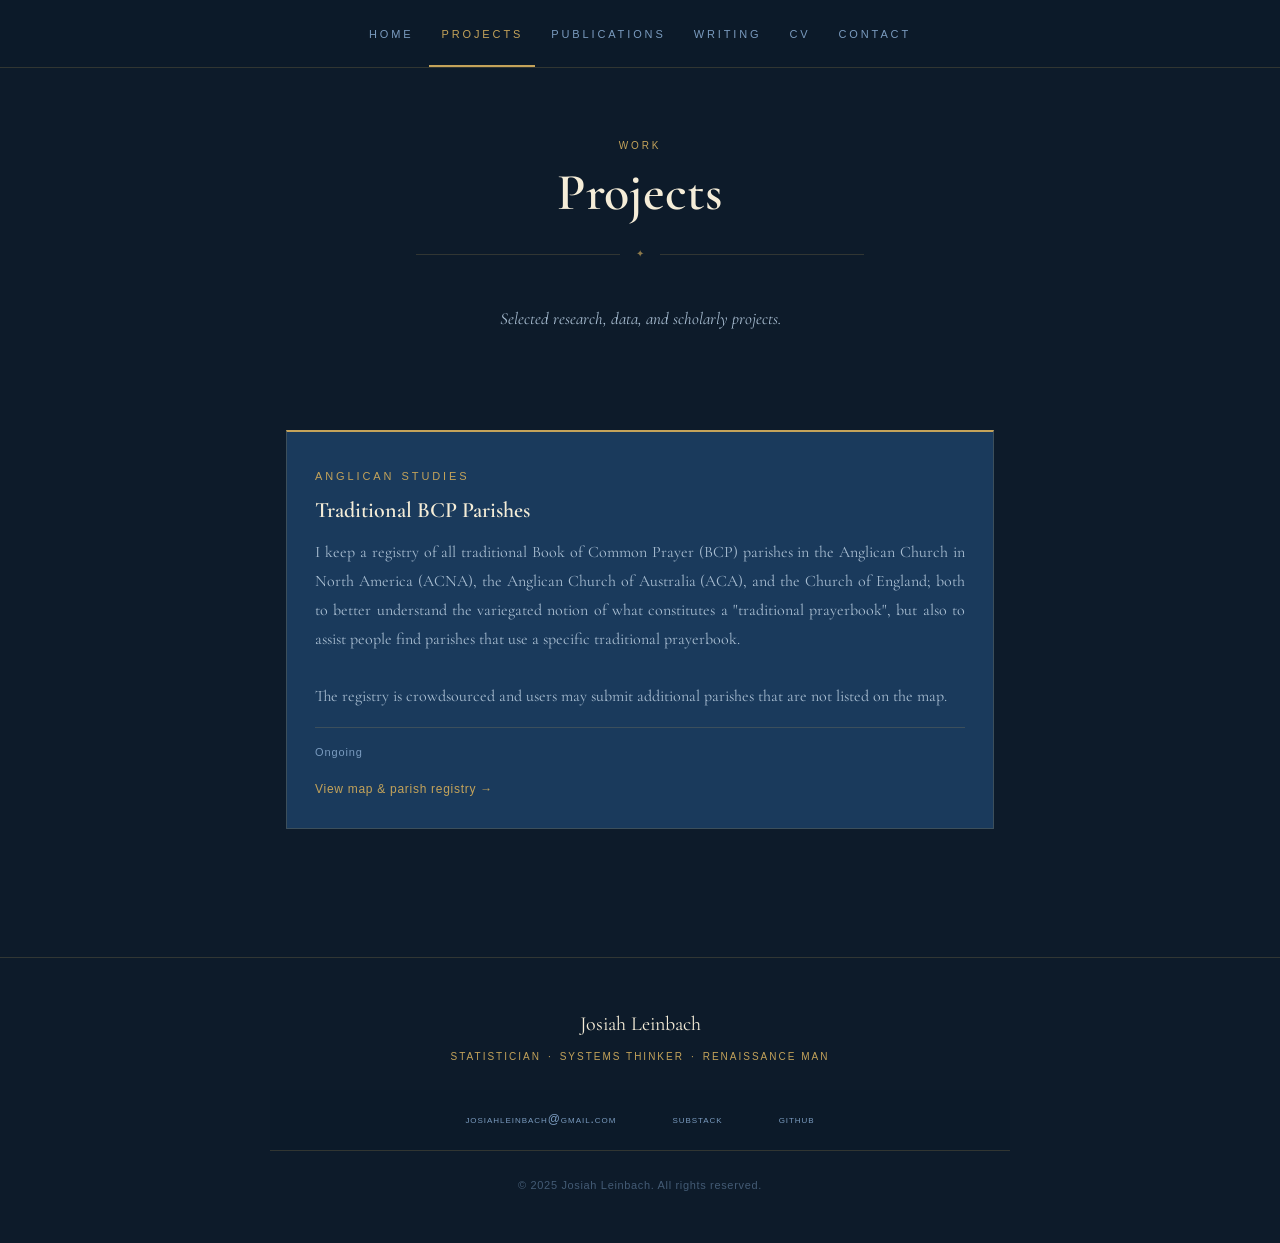
<file: projects.html>
<!DOCTYPE html>
<!--
  JOSIAH LEINBACH — PROFESSIONAL PORTFOLIO
  projects.html — Projects Page

  ADDING A NEW PROJECT:
  Each project is an <article class="project-card"> block inside
  the <div class="projects-grid"> container. To add a project,
  copy the entire block from one opening <article class="project-card">
  tag to its closing </article> tag, paste it after the last
  existing project, and update every field.

  THE FIELDS IN EACH PROJECT CARD:
  - .project-tag      — discipline label (e.g. "Statistical Research")
  - .project-title    — the project name in Cormorant
  - .project-desc     — one to three sentences describing the project,
                        its objectives, and its outputs
  - .project-meta     — optional status line (e.g. "Ongoing · Est. 2021")
  - .project-link     — external or internal link; update both the
                        href="..." and the link text

  REMOVING THE PLACEHOLDER TEXT:
  Find the comment marked "PLACEHOLDER" inside .project-desc and
  replace the <span class="project-placeholder"> element with your
  own descriptive sentences.
-->
<html lang="en">

<head>
  <meta charset="UTF-8">
  <meta name="viewport" content="width=device-width, initial-scale=1.0">
  <meta name="description" content="Projects by Josiah Leinbach — research, data, and scholarly work.">
  <title>Projects — Josiah Leinbach</title>

  <!-- Google Fonts: same as every other page -->
  <link href="https://fonts.googleapis.com/css2?family=Cormorant+Garamond:ital,wght@0,300;0,400;0,600;1,300;1,400&display=swap" rel="stylesheet">

  <!-- Shared design system -->
  <link rel="stylesheet" href="styles.css">

  <!-- Projects-specific styles -->
  <link rel="stylesheet" href="projects.css">
</head>

<body>

  <!-- ============================================================
    NAVIGATION: "Projects" is the active link on this page.
  ============================================================ -->
  <nav aria-label="Main navigation">
    <ul>
      <li><a href="index.html">Home</a></li>
      <li><a href="projects.html" class="active">Projects</a></li>
      <li><a href="publications.html">Publications</a></li>
      <li><a href="writing.html">Writing</a></li>
      <li><a href="cv.html">CV</a></li>
      <li><a href="contact.html">Contact</a></li>
    </ul>
  </nav>

  <div class="page-wrapper">

    <!-- ==========================================================
      PAGE HEADER
      Same centered-monument pattern as Publications and CV.
    ========================================================== -->
    <header class="page-header">
      <p class="section-label">Work</p>
      <h1 class="page-title">Projects</h1>
      <div class="ornamental-rule">
        <span class="ornament">✦</span>
      </div>
      <p class="page-intro">
        Selected research, data, and scholarly projects.
      </p>
    </header>

    <!-- ==========================================================
      PROJECTS GRID
      All project cards live inside this container. The grid is
      defined in projects.css — currently set to a single column,
      which suits one project. When you add a second project, the
      grid will automatically reflow to two columns on wide screens.

      TO ADD A PROJECT: copy the entire <article class="project-card">
      block below and paste it here as a sibling, then fill in the
      fields. Nothing else needs to change.
    ========================================================== -->
    <div class="projects-grid">

      <!-- ========================================================
        PROJECT: Traditional BCP Parishes
        
        TO COMPLETE THIS CARD:
        Replace the <span class="project-placeholder"> element
        inside .project-desc with your own descriptive sentences.
        Aim for two to three sentences covering:
          1. What the project is
          2. Why it exists / what problem it solves
          3. Its current scope or outputs (number of parishes,
             geographic coverage, how it is maintained, etc.)
      ======================================================== -->
      <article class="project-card">

        <!-- Discipline tag: Gill Sans small caps in gold.
             Update this to reflect the primary domain of the project.
             Examples: "Statistical Research", "Data Infrastructure",
             "Historical Scholarship", "Mapping & Geospatial" -->
        <p class="project-tag">Anglican Studies</p>

        <!-- Project title: large Cormorant, vellum color -->
        <h2 class="project-title">Traditional BCP Parishes</h2>

        <!-- Project description: replace the placeholder span with
             your own prose. Plain <p> tags work fine — no special
             classes needed inside .project-desc. -->
        <div class="project-desc">
          <p>
            I keep a registry of all traditional Book of Common Prayer (BCP) parishes in the 
            Anglican Church in North America (ACNA), the Anglican Church of Australia (ACA), 
            and the Church of England; both to better understand the variegated notion of what
            constitutes a "traditional prayerbook", but also to assist people find parishes that 
            use a specific traditional prayerbook. 
          </p>
          <br>
          <p>
            The registry is crowdsourced and users may submit additional parishes that are not 
            listed on the map.
          </p>
        </div>

        <!-- Project meta: a short status or date line.
             Common formats:
               "Ongoing · Est. 2021"
               "Completed · 2023"
               "In progress · Updated monthly"
             Remove this element entirely if no status note is needed. -->
        <p class="project-meta">Ongoing</p>

        <!-- Project link: update href and link text as needed.
             Use target="_blank" rel="noopener" for external links.
             For internal links (other pages on this site), omit both. -->
        <a href="traditional_bcp_parishes/index.html"
           class="project-link">
          View map &amp; parish registry &rarr;
        </a>

      </article>
      <!-- end project-card: Traditional BCP Parishes -->

      <!-- ========================================================
        TO ADD YOUR NEXT PROJECT, PASTE A NEW CARD HERE.
        Copy the entire <article class="project-card"> block above,
        from <article> to </article>, and fill in the fields.
      ======================================================== -->

    </div><!-- end .projects-grid -->

  </div><!-- end .page-wrapper -->

  <!-- ============================================================
    FOOTER: identical across all pages.
  ============================================================ -->
  <footer>
    <div class="footer-inner">
      <p class="footer-name">Josiah Leinbach</p>
      <p class="footer-tagline">Statistician&ensp;·&ensp;Systems Thinker&ensp;·&ensp;Renaissance Man</p>
      <nav class="footer-links" aria-label="Footer navigation">
        <a href="mailto:josiahleinbach@gmail.com">josiahleinbach@gmail.com</a>
        <a href="https://josiahleinbach.substack.com" target="_blank" rel="noopener">Substack</a>
        <a href="https://github.com/josiah-leinbach" target="_blank" rel="noopener">GitHub</a>
      </nav>
      <p class="footer-copy">&copy; 2025 Josiah Leinbach. All rights reserved.</p>
    </div>
  </footer>

</body>
</html>
</file>
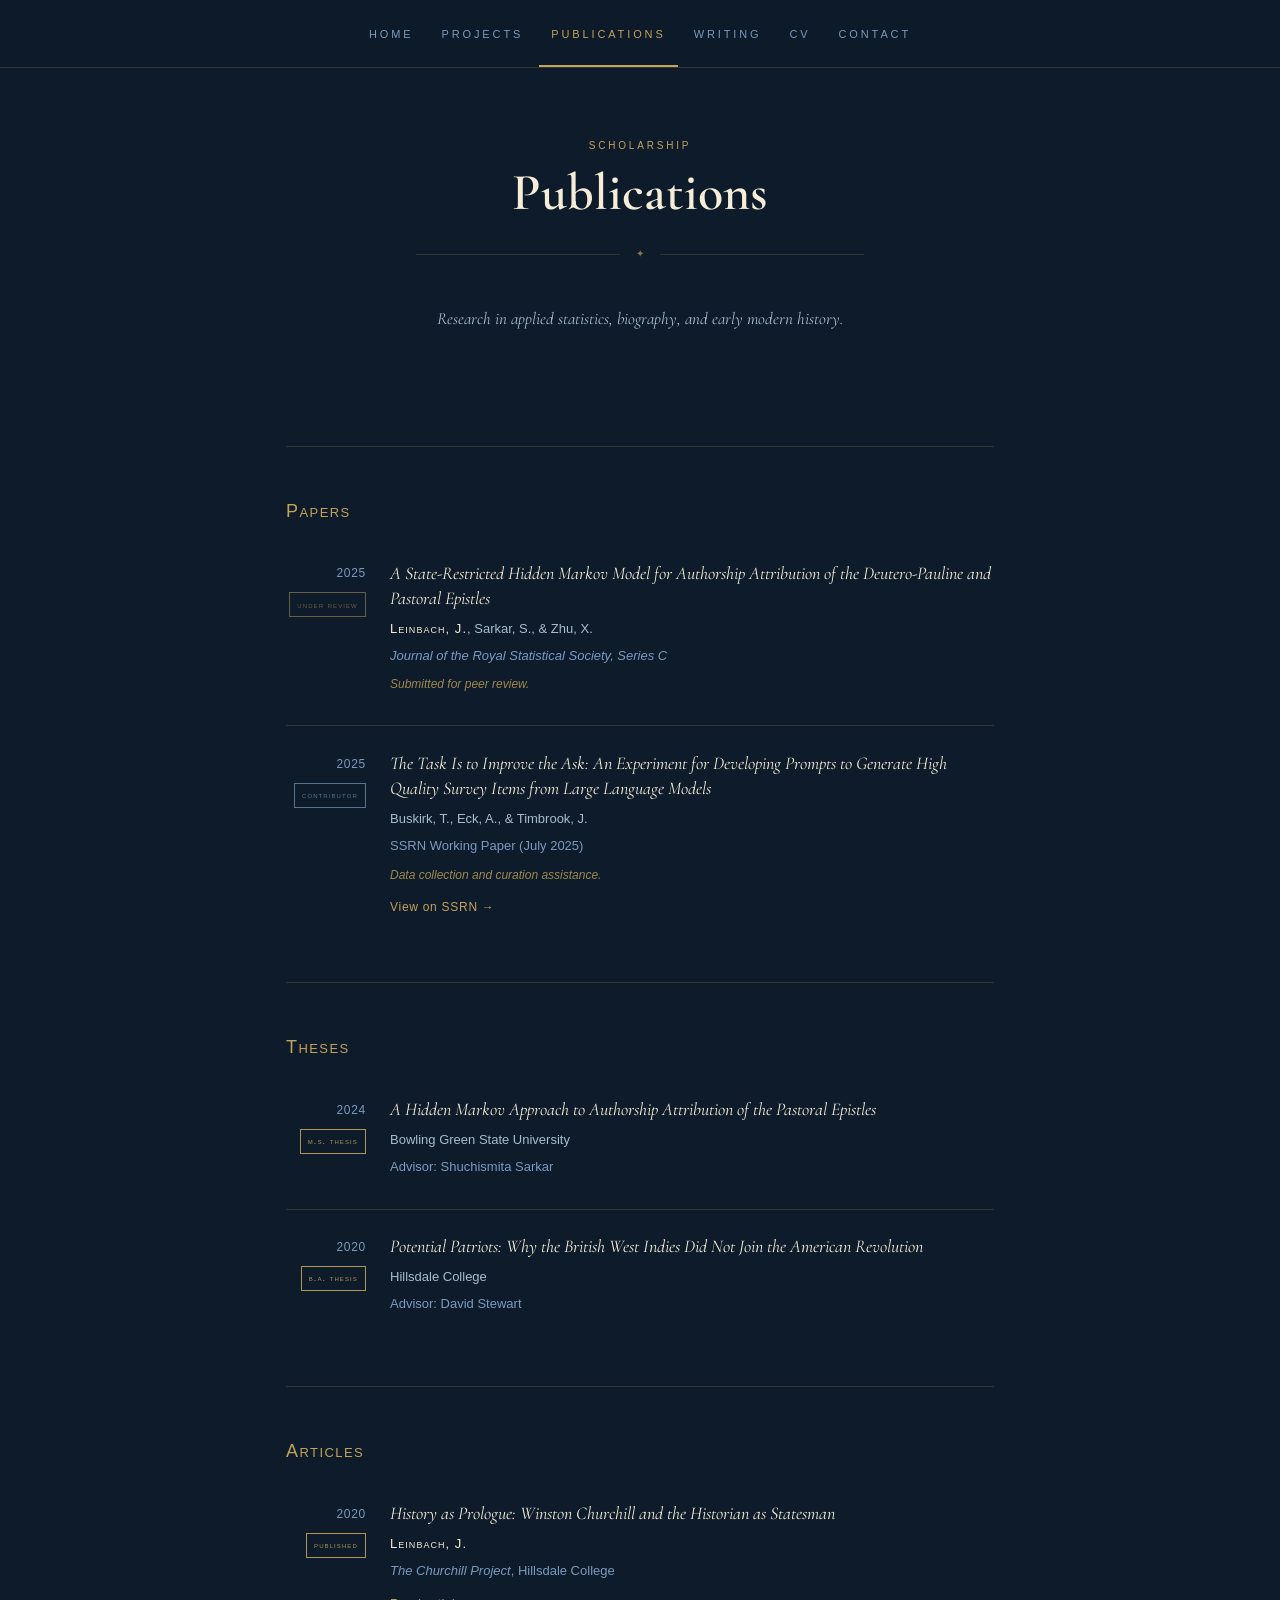
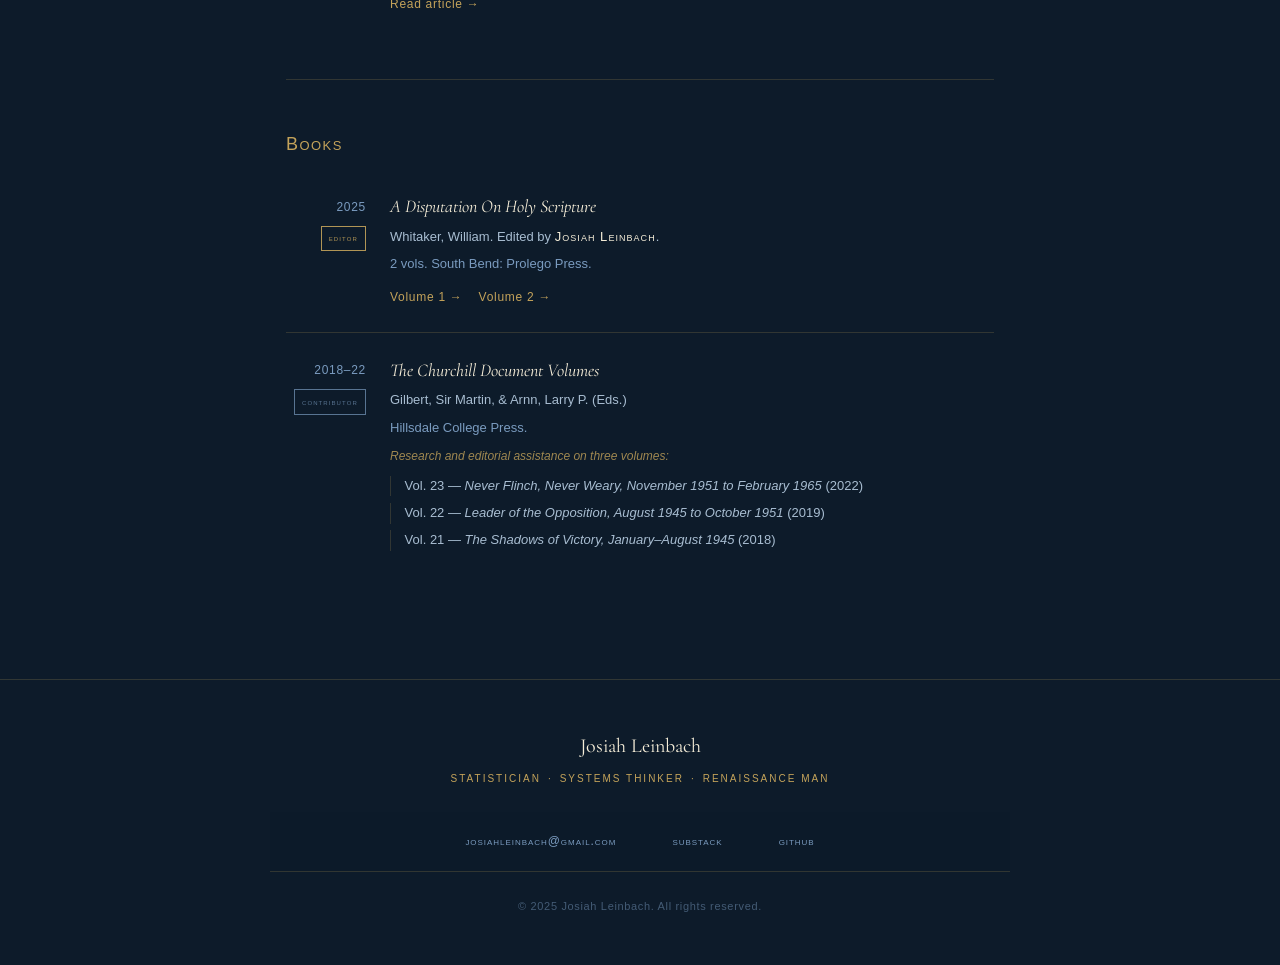
<file: publications.html>
<!DOCTYPE html>
<!--
  JOSIAH LEINBACH — PROFESSIONAL PORTFOLIO
  publications.html — Publications Page

  ADDING A NEW PUBLICATION:
  Each publication is a <article class="pub-entry"> block.
  To add one, copy an existing block from the appropriate section
  and update the text inside it. The structure of each block is:

    <article class="pub-entry">
      <div class="pub-meta">          ← year and type badge
      <div class="pub-body">          ← title, authors, venue, links
    </article>

  See the comments inside each section for field-by-field guidance.
-->
<html lang="en">

<head>
  <meta charset="UTF-8">
  <meta name="viewport" content="width=device-width, initial-scale=1.0">
  <meta name="description" content="Publications by Josiah Leinbach — statistical research, historical scholarship, and editorial work.">
  <title>Publications — Josiah Leinbach</title>

  <!-- Google Fonts: same as index.html — must appear on every page -->
  <link href="https://fonts.googleapis.com/css2?family=Cormorant+Garamond:ital,wght@0,300;0,400;0,600;1,300;1,400&display=swap" rel="stylesheet">

  <!-- Shared stylesheet: the same styles.css used on the home page.
       Because both files are in the same folder, this path works. -->
  <link rel="stylesheet" href="styles.css">

  <!-- publications.css: page-specific styles for the publication
       list layout. Keeps styles.css clean and shared. -->
  <link rel="stylesheet" href="publications.css">
</head>

<body>

  <!-- ============================================================
    NAVIGATION: identical across all pages.
    Move the "active" class to the <a> that matches the current page.
    Here it is on "Publications".
  ============================================================ -->
  <nav aria-label="Main navigation">
    <ul>
      <li><a href="index.html">Home</a></li>
      <li><a href="projects.html">Projects</a></li>
      <li><a href="publications.html" class="active">Publications</a></li>
      <li><a href="writing.html">Writing</a></li>
      <li><a href="cv.html">CV</a></li>
      <li><a href="contact.html">Contact</a></li>
    </ul>
  </nav>

  <div class="page-wrapper">

    <!-- ==========================================================
      PAGE HEADER: the title block for this page.
      Follows the same centered-monument pattern as the hero,
      but scaled down — this is a section header, not the full
      home page hero.
    ========================================================== -->
    <header class="page-header">
      <p class="section-label">Scholarship</p>
      <h1 class="page-title">Publications</h1>
      <div class="ornamental-rule">
        <span class="ornament">✦</span>
      </div>
      <!-- A brief orienting statement for the reader.
           Edit this to reflect your current description. -->
      <p class="page-intro">
        Research in applied statistics, biography,
        and early modern history.
      </p>
    </header>

    <!-- ==========================================================
      SECTION: PEER-REVIEWED PAPERS
      Academic journal articles and papers under review.

      Publication entry structure:
      - pub-year: the four-digit year of publication or submission
      - pub-badge: a short label indicating status or type
        Common values: "Published", "Under Review", "In Press"
      - pub-title: the full title of the paper, in Cormorant italic
      - pub-authors: author list in standard citation format
      - pub-venue: journal name, italicized, with volume/issue if known
      - pub-note: optional — a short clarifying note (role, status, etc.)
      - pub-links: optional — links to PDF, DOI, or abstract
    ========================================================== -->
    <section class="pub-section" aria-label="Peer-reviewed papers">

      <h2 class="pub-section-heading">Papers</h2>

      <!-- Paper 1: Deutero-Pauline HMM paper — under review -->
      <article class="pub-entry">
        <div class="pub-meta">
          <!-- Year: right-aligned in the left column -->
          <span class="pub-year">2025</span>
          <!-- Status badge: color is set in publications.css
               "badge-review" = amber/gold tone
               "badge-published" = brighter gold
               See publications.css for the badge color options. -->
          <span class="pub-badge badge-review">Under Review</span>
        </div>
        <div class="pub-body">
          <!-- Title: italicized per academic convention for paper titles.
               For book titles, use <em> as well. -->
          <p class="pub-title">
            <em>A State-Restricted Hidden Markov Model for Authorship Attribution
            of the Deutero-Pauline and Pastoral Epistles</em>
          </p>
          <!-- Authors: your name in <strong> so it stands out -->
          <p class="pub-authors">
            <strong>Leinbach, J.</strong>, Sarkar, S., &amp; Zhu, X.
          </p>
          <!-- Venue: journal name italicized -->
          <p class="pub-venue">
            <em>Journal of the Royal Statistical Society, Series C</em>
          </p>
          <!-- Note: additional context — status, award, etc. -->
          <p class="pub-note">Submitted for peer review.</p>
        </div>
      </article>

      <!-- Paper 2: LLM survey prompts paper — contributory role -->
      <article class="pub-entry">
        <div class="pub-meta">
          <span class="pub-year">2025</span>
          <!-- "badge-contrib" indicates a contributory rather than
               primary-author role — styled differently in CSS -->
          <span class="pub-badge badge-contrib">Contributor</span>
        </div>
        <div class="pub-body">
          <p class="pub-title">
            <em>The Task Is to Improve the Ask: An Experiment for Developing
            Prompts to Generate High Quality Survey Items from Large Language Models</em>
          </p>
          <p class="pub-authors">
            Buskirk, T., Eck, A., &amp; Timbrook, J.
          </p>
          <p class="pub-venue">
            SSRN Working Paper (July 2025)
          </p>
          <!-- Contribution note: explains your role honestly -->
          <p class="pub-note">Data collection and curation assistance.</p>
          <!-- Links: external link to the paper -->
          <div class="pub-links">
            <a href="https://ssrn.com/abstract=5377878" target="_blank" rel="noopener" class="pub-link">
              View on SSRN →
            </a>
          </div>
        </div>
      </article>

    </section>

    <!-- ==========================================================
      SECTION: THESES
      Graduate and undergraduate theses. Listed with institution,
      year, and advisor.
    ========================================================== -->
    <section class="pub-section" aria-label="Theses">

      <h2 class="pub-section-heading">Theses</h2>

      <!-- Thesis 1: Statistics M.S. thesis -->
      <article class="pub-entry">
        <div class="pub-meta">
          <span class="pub-year">2024</span>
          <span class="pub-badge badge-published">M.S. Thesis</span>
        </div>
        <div class="pub-body">
          <p class="pub-title">
            <em>A Hidden Markov Approach to Authorship Attribution
            of the Pastoral Epistles</em>
          </p>
          <!-- Institution in place of authors for a thesis -->
          <p class="pub-authors">Bowling Green State University</p>
          <!-- Advisor listed in the venue field -->
          <p class="pub-venue">Advisor: Shuchismita Sarkar</p>
        </div>
      </article>

      <!-- Thesis 2: History B.A. thesis -->
      <article class="pub-entry">
        <div class="pub-meta">
          <span class="pub-year">2020</span>
          <span class="pub-badge badge-published">B.A. Thesis</span>
        </div>
        <div class="pub-body">
          <p class="pub-title">
            <em>Potential Patriots: Why the British West Indies
            Did Not Join the American Revolution</em>
          </p>
          <p class="pub-authors">Hillsdale College</p>
          <p class="pub-venue">Advisor: David Stewart</p>
        </div>
      </article>

    </section>

    <!-- ==========================================================
      SECTION: ARTICLES
      Shorter published pieces — journal articles, essays, reviews.
    ========================================================== -->
    <section class="pub-section" aria-label="Articles">

      <h2 class="pub-section-heading">Articles</h2>

      <article class="pub-entry">
        <div class="pub-meta">
          <span class="pub-year">2020</span>
          <span class="pub-badge badge-published">Published</span>
        </div>
        <div class="pub-body">
          <p class="pub-title">
            <em>History as Prologue: Winston Churchill and the
            Historian as Statesman</em>
          </p>
          <p class="pub-authors"><strong>Leinbach, J.</strong></p>
          <p class="pub-venue">
            <em>The Churchill Project</em>, Hillsdale College
          </p>
          <div class="pub-links">
            <a href="https://winstonchurchill.hillsdale.edu/history-statesmanship/"
               target="_blank" rel="noopener" class="pub-link">
              Read article →
            </a>
          </div>
        </div>
      </article>

    </section>

    <!-- ==========================================================
      SECTION: BOOKS
      Edited volumes and books with contributory roles.

      Note on the Churchill volumes: these are listed under a
      shared heading with a clear contribution note, so the
      nature of the work (research assistance) is transparent
      while still crediting the substantial contribution.
    ========================================================== -->
    <section class="pub-section" aria-label="Books">

      <h2 class="pub-section-heading">Books</h2>

      <!-- Book 1: Whitaker Disputation — sole editor -->
      <article class="pub-entry">
        <div class="pub-meta">
          <span class="pub-year">2025</span>
          <span class="pub-badge badge-published">Editor</span>
        </div>
        <div class="pub-body">
          <p class="pub-title">
            <em>A Disputation On Holy Scripture</em>
          </p>
          <!-- For a book, the original author goes in pub-authors
               and the editorial role is noted separately -->
          <p class="pub-authors">
            Whitaker, William. Edited by <strong>Josiah Leinbach</strong>.
          </p>
          <p class="pub-venue">
            2 vols. South Bend: Prolego Press.
          </p>
          <div class="pub-links">
            <a href="https://www.amazon.com/Disputation-Holy-Scripture-1/dp/1735923079/"
               target="_blank" rel="noopener" class="pub-link">
              Volume 1 →
            </a>
            <a href="https://www.amazon.com/Disputation-Holy-Scripture-2/dp/1735923095/"
               target="_blank" rel="noopener" class="pub-link">
              Volume 2 →
            </a>
          </div>
        </div>
      </article>

      <!-- Churchill Document Volumes: grouped under one entry with
           individual volumes listed inside, since the contribution
           role (research assistance) is the same across all three.
           This avoids repetition while keeping the record complete. -->
      <article class="pub-entry">
        <div class="pub-meta">
          <!-- Spanning dates for a multi-year contribution -->
          <span class="pub-year">2018–22</span>
          <span class="pub-badge badge-contrib">Contributor</span>
        </div>
        <div class="pub-body">
          <p class="pub-title">
            <em>The Churchill Document Volumes</em>
          </p>
          <p class="pub-authors">
            Gilbert, Sir Martin, &amp; Arnn, Larry P. (Eds.)
          </p>
          <p class="pub-venue">Hillsdale College Press.</p>
          <p class="pub-note">Research and editorial assistance on three volumes:</p>
          <!-- Sub-list of individual volumes within this entry -->
          <ul class="pub-volume-list">
            <li>
              Vol. 23 — <em>Never Flinch, Never Weary,
              November 1951 to February 1965</em> (2022)
            </li>
            <li>
              Vol. 22 — <em>Leader of the Opposition,
              August 1945 to October 1951</em> (2019)
            </li>
            <li>
              Vol. 21 — <em>The Shadows of Victory,
              January–August 1945</em> (2018)
            </li>
          </ul>
        </div>
      </article>

    </section>

  </div><!-- end .page-wrapper -->

  <!-- ============================================================
    FOOTER: identical across all pages.
    Update your email or external links here if they change.
  ============================================================ -->
  <footer>
    <div class="footer-inner">
      <p class="footer-name">Josiah Leinbach</p>
      <p class="footer-tagline">Statistician&ensp;·&ensp;Systems Thinker&ensp;·&ensp;Renaissance Man</p>
      <nav class="footer-links" aria-label="Footer navigation">
        <a href="mailto:josiahleinbach@gmail.com">josiahleinbach@gmail.com</a>
        <a href="https://josiahleinbach.substack.com" target="_blank" rel="noopener">Substack</a>
        <a href="https://github.com/josiah-leinbach" target="_blank" rel="noopener">GitHub</a>
      </nav>
      <p class="footer-copy">&copy; 2025 Josiah Leinbach. All rights reserved.</p>
    </div>
  </footer>

</body>
</html>
</file>
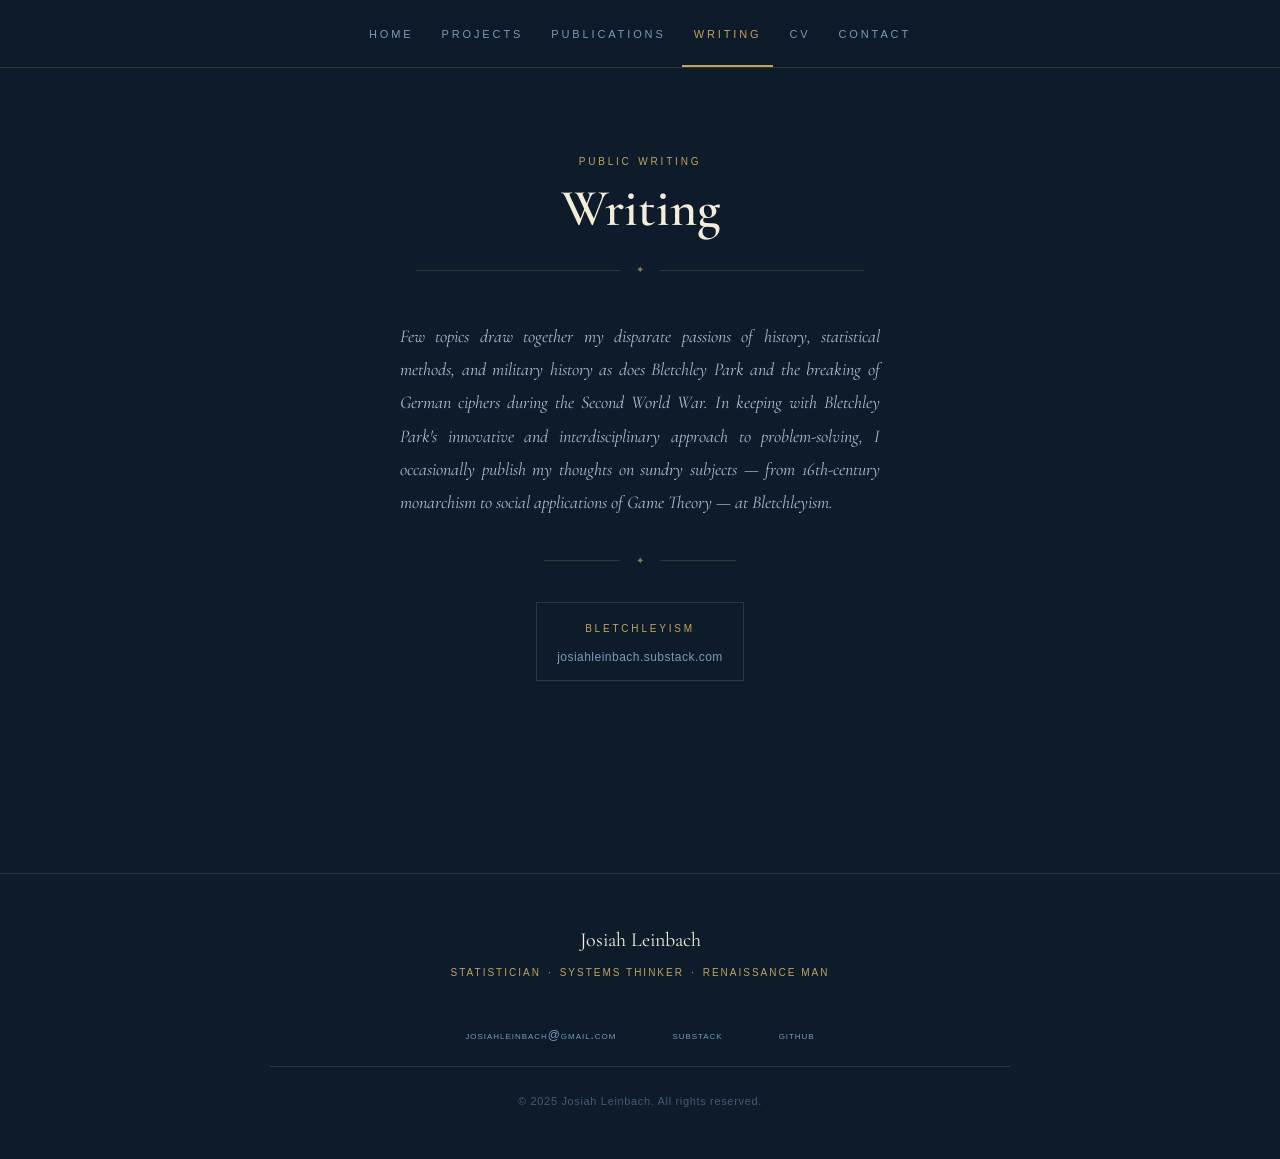
<file: writing.html>
<!DOCTYPE html>
<!--
  JOSIAH LEINBACH — PROFESSIONAL PORTFOLIO
  writing.html — Writing Page

  This page describes Josiah's public writing at Bletchleyism
  and links to the Substack.

  UPDATING THE TEXT:
  The statement text is inside <p class="writing-statement">.
  Edit the text between the <p> tags directly.

  UPDATING THE SUBSTACK LINK:
  Find the <a class="profile-link"> element and update
  the href="..." value if the URL ever changes.
-->
<html lang="en">

<head>
  <meta charset="UTF-8">
  <meta name="viewport" content="width=device-width, initial-scale=1.0">
  <meta name="description" content="Writing by Josiah Leinbach — Bletchleyism, a Substack on history, statistics, and interdisciplinary thought.">
  <title>Writing — Josiah Leinbach</title>

  <!-- Google Fonts: same as every other page -->
  <link href="https://fonts.googleapis.com/css2?family=Cormorant+Garamond:ital,wght@0,300;0,400;0,600;1,300;1,400&display=swap" rel="stylesheet">

  <!-- Shared design system -->
  <link rel="stylesheet" href="styles.css">

  <!-- Writing page styles: shares contact.css since the layout
       is structurally identical to the Contact page. No separate
       writing.css is needed — this keeps the codebase lean.
       If the Writing page ever diverges significantly in layout,
       create a writing.css at that point. -->
  <link rel="stylesheet" href="contact.css">
</head>

<body>

  <!-- ============================================================
    NAVIGATION: "Writing" is the active link on this page.
  ============================================================ -->
  <nav aria-label="Main navigation">
    <ul>
      <li><a href="index.html">Home</a></li>
      <li><a href="projects.html">Projects</a></li>
      <li><a href="publications.html">Publications</a></li>
      <li><a href="writing.html" class="active">Writing</a></li>
      <li><a href="cv.html">CV</a></li>
      <li><a href="contact.html">Contact</a></li>
    </ul>
  </nav>

  <div class="page-wrapper">

    <!-- ==========================================================
      WRITING MONUMENT
      Centered layout, structurally identical to the Contact page.
      Reuses .contact-monument, .contact-heading, and the shared
      ornamental rule from styles.css and contact.css.
    ========================================================== -->
    <div class="contact-monument">

      <!-- Section label: Gill Sans small caps in gold -->
      <p class="section-label">Public Writing</p>

      <!-- Page heading -->
      <h1 class="contact-heading">Writing</h1>

      <!-- Ornamental rule beneath the heading -->
      <div class="ornamental-rule">
        <span class="ornament">✦</span>
      </div>

      <!-- Writing statement: Cormorant italic, same register as
           the epigraph on the home page and the statement on
           the Contact page. "Bletchleyism" appears as plain text
           here — the standalone link block below it is the
           destination, so no inline link is needed. -->
      <p class="contact-statement">
        Few topics draw together my disparate passions of history,
        statistical methods, and military history as does Bletchley Park 
        and the breaking of German ciphers during the Second World War.
        In keeping with Bletchley Park's innovative and interdisciplinary
        approach to problem-solving, I occasionally publish my thoughts
        on sundry subjects — from 16th-century monarchism to social
        applications of Game Theory — at Bletchleyism.
      </p>

      <!-- Narrow ornamental rule between statement and link block,
           matching the treatment on the Contact page -->
      <div class="ornamental-rule ornamental-rule--narrow">
        <span class="ornament">✦</span>
      </div>

      <!-- Substack link block: same .profile-link treatment as
           the profile blocks on the Contact page. Single block,
           centered. Opens in a new tab. -->
      <div class="contact-profiles">

        <a href="https://josiahleinbach.substack.com"
           target="_blank" rel="noopener"
           class="profile-link">
          <span class="profile-platform">Bletchleyism</span>
          <span class="profile-handle">josiahleinbach.substack.com</span>
        </a>

      </div>

    </div><!-- end .contact-monument -->

  </div><!-- end .page-wrapper -->

  <!-- ============================================================
    FOOTER: identical across all pages.
  ============================================================ -->
  <footer>
    <div class="footer-inner">
      <p class="footer-name">Josiah Leinbach</p>
      <p class="footer-tagline">Statistician&ensp;·&ensp;Systems Thinker&ensp;·&ensp;Renaissance Man</p>
      <nav class="footer-links" aria-label="Footer navigation">
        <a href="mailto:josiahleinbach@gmail.com">josiahleinbach@gmail.com</a>
        <a href="https://josiahleinbach.substack.com" target="_blank" rel="noopener">Substack</a>
        <a href="https://github.com/josiah-leinbach" target="_blank" rel="noopener">GitHub</a>
      </nav>
      <p class="footer-copy">&copy; 2025 Josiah Leinbach. All rights reserved.</p>
    </div>
  </footer>

</body>
</html>
</file>
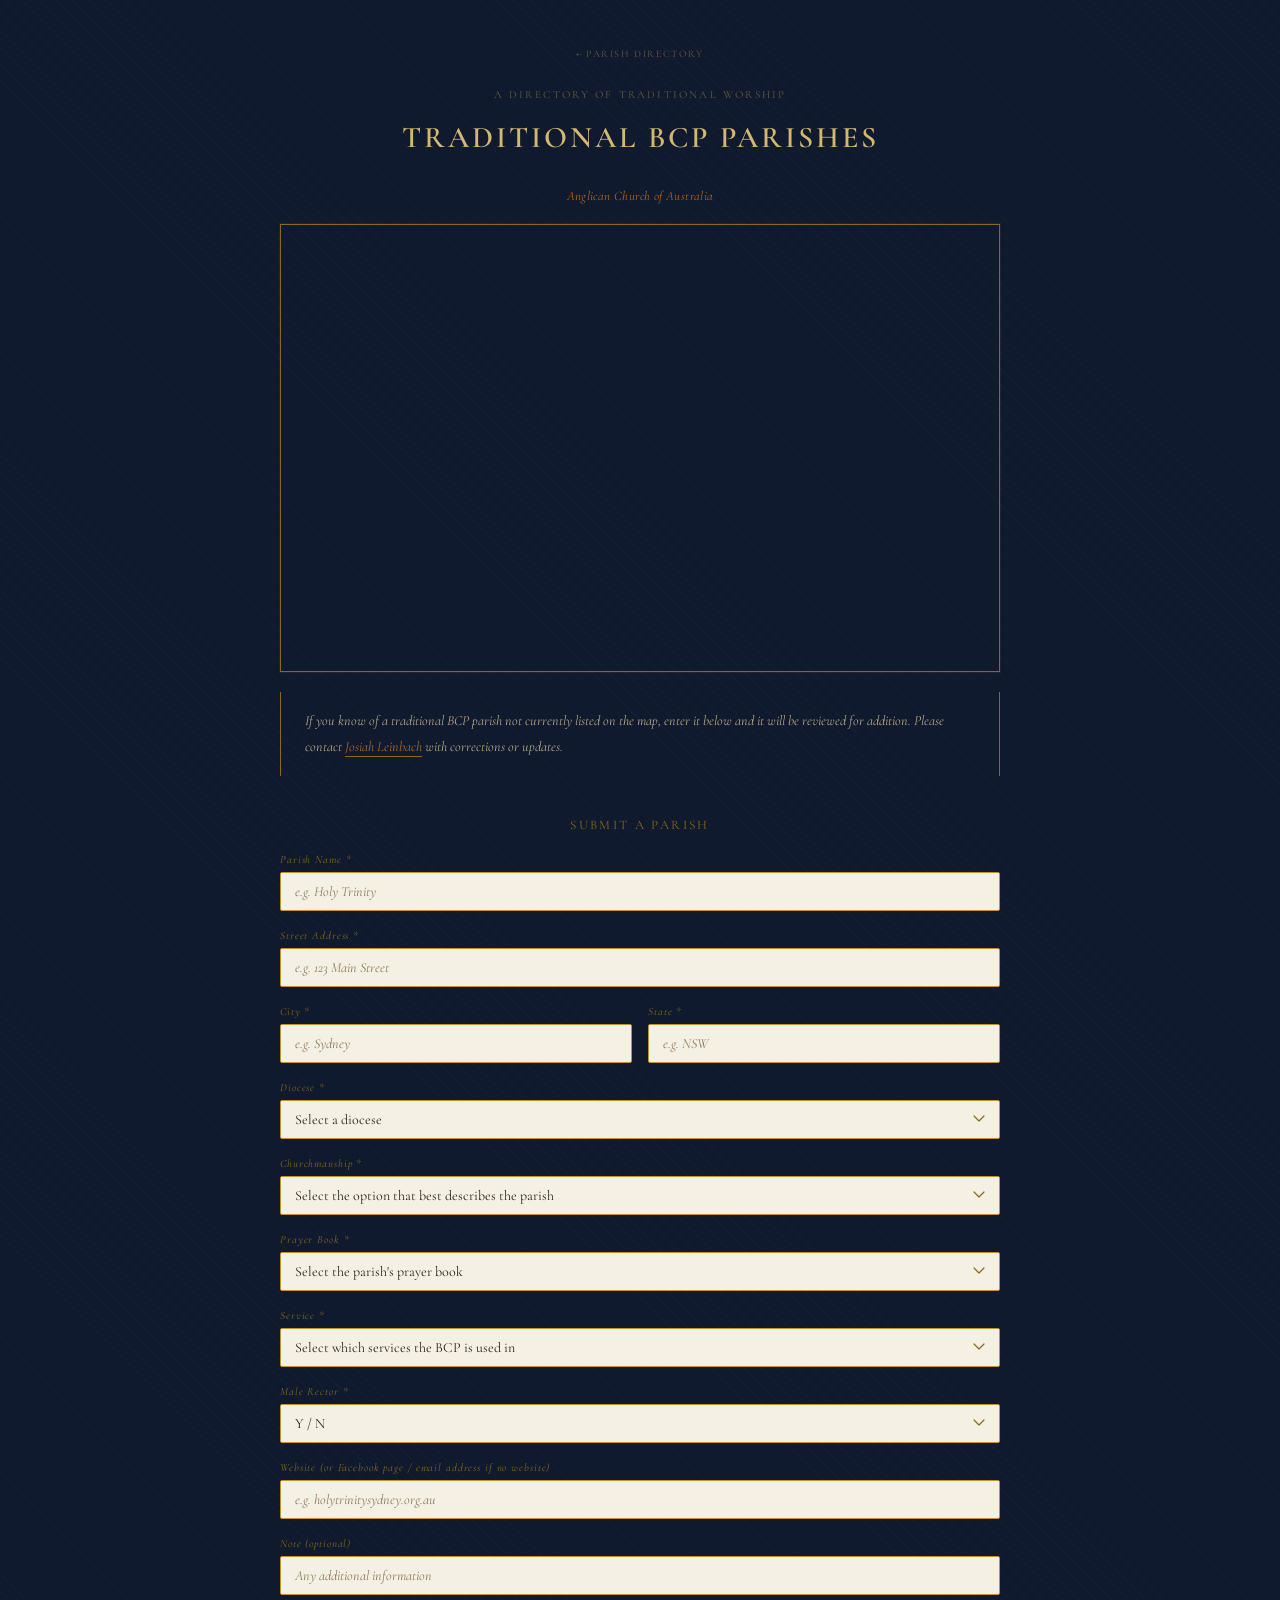
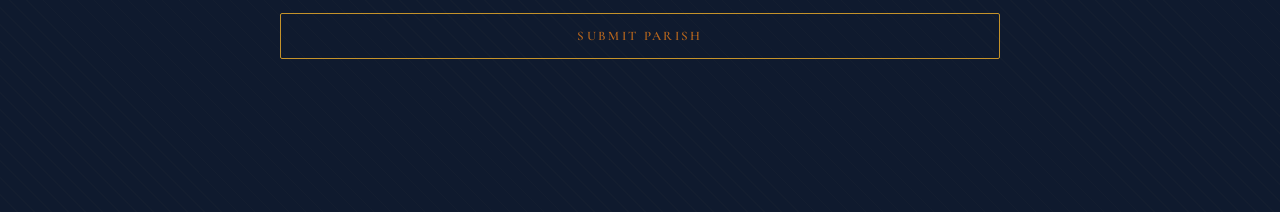
<file: traditional_bcp_parishes/ACA_traditionalBCP.html>
<!DOCTYPE html>
<html lang="en">
<head>
  <meta charset="UTF-8">
  <meta name="viewport" content="width=device-width, initial-scale=1.0">
  <title>Traditional BCP Parishes — Anglican Church of Australia</title>

  <!--
  ═══════════════════════════════════════════════════════════════════════
  FONT IMPORT
  Cormorant Garamond, matching the hub, ACNA, and CofE pages.
  - weight 400 = regular (body text, labels, descriptive prose)
  - weight 600 = semibold (headings)
  - ital   = italic variant (rubric, intro text, form labels)
  ═══════════════════════════════════════════════════════════════════════
  -->
  <link
    href="https://fonts.googleapis.com/css2?family=Cormorant+Garamond:ital,wght@0,400;0,600;1,400;1,600&display=swap"
    rel="stylesheet"
  >

  <style>

    /* ═══════════════════════════════════════════════════════════════════
       CSS VARIABLES
       Identical across all four pages (hub, ACNA, CofE, ACA).
       Change a value here and it updates the entire page at once.
       ═══════════════════════════════════════════════════════════════════ */
    :root {
      --navy:          #0f1a2e;   /* page background */
      --gold:          #d4b870;   /* primary headings */
      --gold-mid:      #c4922a;   /* rules and borders */
      --gold-dim:      #8b6914;   /* subdued labels, thin rules */
      --gold-ghost:    #6b5a38;   /* running head, back-link */
      --rubric:        #b5651d;   /* burnt orange — BCP "red" */
      --cream-body:    #b8a882;   /* descriptive prose */
      --cream-dim:     #8b7a58;   /* secondary labels */
      --parchment:     #f5f0e4;   /* form input backgrounds */
      --parchment-mid: #e8dfc8;   /* form input borders at rest */
      --ink:           #2c2416;   /* form input text */
      --font:          'Cormorant Garamond', Georgia, 'Times New Roman', serif;
    }

    /* ═══════════════════════════════════════════════════════════════════
       RESET & BASE
       ═══════════════════════════════════════════════════════════════════ */
    *, *::before, *::after {
      box-sizing: border-box;
      margin: 0;
      padding: 0;
    }

    body {
      background-color: var(--navy);
      font-family: var(--font);
      display: flex;
      flex-direction: column;
      align-items: center;
      padding: 48px 24px 64px;
      /* Faint diagonal texture — matches all other pages in the suite */
      background-image: repeating-linear-gradient(
        45deg,
        rgba(255, 220, 120, 0.015) 0px,
        rgba(255, 220, 120, 0.015) 1px,
        transparent 1px,
        transparent 12px
      );
    }

    /* ═══════════════════════════════════════════════════════════════════
       THE LEAF
       720px — matches the ACNA and CofE pages.
       ═══════════════════════════════════════════════════════════════════ */
    .leaf {
      width: 100%;
      max-width: 720px;
      text-align: center;
      animation: fadein 1.1s ease both;
    }

    @keyframes fadein {
      from { opacity: 0; transform: translateY(8px); }
      to   { opacity: 1; transform: translateY(0);   }
    }

    /* ═══════════════════════════════════════════════════════════════════
       BACK LINK
       Returns the visitor to the hub (the province directory).
       Update href if the hub page is ever renamed or moved.
       ═══════════════════════════════════════════════════════════════════ */
    .back-link {
      display: block;
      font-size: 10px;
      letter-spacing: 0.16em;
      text-transform: uppercase;
      color: var(--gold-ghost);
      text-decoration: none;
      margin-bottom: 28px;
      transition: color 0.2s ease;
    }

    .back-link:hover {
      color: var(--gold-dim);
    }

    .back-link::before {
      content: '← ';
      letter-spacing: 0.04em;
    }

    /* ═══════════════════════════════════════════════════════════════════
       RUNNING HEAD
       ═══════════════════════════════════════════════════════════════════ */
    .running-head {
      font-size: 11px;
      letter-spacing: 0.2em;
      text-transform: uppercase;
      color: var(--gold-ghost);
      font-weight: 400;
      margin-bottom: 18px;
    }

    /* ═══════════════════════════════════════════════════════════════════
       MAIN TITLE
       ═══════════════════════════════════════════════════════════════════ */
    .main-title {
      font-size: 30px;
      letter-spacing: 0.1em;
      text-transform: uppercase;
      color: var(--gold);
      font-weight: 600;
      line-height: 1.25;
      margin-bottom: 10px;
    }

    /* ═══════════════════════════════════════════════════════════════════
       THICK-THIN RULE PAIR
       The primary section divider, matching all other pages.
       ═══════════════════════════════════════════════════════════════════ */
    .rule-pair {
      margin: 14px 0;
    }

    .rule-pair hr {
      border: none;
      margin: 0;
    }

    .rule-thick {
      border-top: 1.8px solid var(--gold-mid);
    }

    .rule-thin {
      border-top: 0.5px solid var(--gold-mid);
      margin-top: 3px !important;
      opacity: 0.65;
    }

    /* Reversed pair (thin then thick) — used as section closers */
    .rule-pair-close {
      margin: 14px 0;
    }

    .rule-pair-close hr {
      border: none;
      margin: 0;
    }

    /* ═══════════════════════════════════════════════════════════════════
       RUBRIC LINE
       Province identification in burnt-orange italic.
       ═══════════════════════════════════════════════════════════════════ */
    .rubric {
      font-size: 13px;
      font-style: italic;
      color: var(--rubric);
      letter-spacing: 0.03em;
      margin-bottom: 20px;
    }

    /* ═══════════════════════════════════════════════════════════════════
       MAP SECTION
       Responsive embed: padding-bottom sets height as a ratio of width.
       62% gives a slightly taller-than-widescreen aspect ratio, well
       suited to a geographic map. Adjust to taste.
       ═══════════════════════════════════════════════════════════════════ */
    .map-responsive {
      position: relative;
      width: 100%;
      padding-bottom: 62%;
      height: 0;
      overflow: hidden;
      border: 0.5px solid var(--gold-dim);
      box-shadow: 0 0 0 1px rgba(139, 105, 20, 0.15);
    }

    .map-responsive iframe {
      position: absolute;
      top: 0;
      left: 0;
      width: 100%;
      height: 100%;
      border: none;
    }

    /* ═══════════════════════════════════════════════════════════════════
       DESCRIPTION BLOCK
       Prose beneath the map: submission instructions and contact link.
       Bordered block matching the hub's intro text style.
       ═══════════════════════════════════════════════════════════════════ */
    .description-block {
      text-align: left;
      padding: 16px 24px;
      border-left:  0.5px solid var(--gold-dim);
      border-right: 0.5px solid var(--gold-dim);
      margin-top: 20px;
    }

    .description-block p {
      font-size: 14px;
      font-style: italic;
      color: var(--cream-body);
      line-height: 1.85;
    }

    /* Links within the description block */
    .description-block a {
      color: var(--rubric);
      text-decoration: none;
      border-bottom: 0.5px solid var(--gold-dim);
      padding-bottom: 1px;
      transition: color 0.2s ease, border-color 0.2s ease;
    }

    .description-block a:hover {
      color: var(--gold);
      border-color: var(--gold-mid);
    }

    /* ═══════════════════════════════════════════════════════════════════
       FORM SECTION HEADING
       ═══════════════════════════════════════════════════════════════════ */
    .form-heading {
      font-size: 13px;
      letter-spacing: 0.18em;
      text-transform: uppercase;
      color: var(--gold-dim);
      font-weight: 400;
      margin-bottom: 20px;
    }

    /* ═══════════════════════════════════════════════════════════════════
       FORM LAYOUT
       ═══════════════════════════════════════════════════════════════════ */
    .contact-form {
      text-align: left;
    }

    .form-group {
      margin-bottom: 18px;
    }

    /* Form labels */
    .form-group label {
      display: block;
      font-size: 11px;
      font-style: italic;
      letter-spacing: 0.08em;
      color: var(--gold-dim);
      margin-bottom: 6px;
    }

    /* ═══════════════════════════════════════════════════════════════════
       FORM INPUTS, SELECTS, TEXTAREA
       Parchment background with gold border.
       font-family declared explicitly — browsers do not inherit custom
       fonts into form elements by default.
       ═══════════════════════════════════════════════════════════════════ */
    .contact-form input,
    .contact-form select,
    .contact-form textarea {
      width: 100%;
      padding: 10px 14px;
      background: var(--parchment);
      border: 0.5px solid var(--gold-mid);
      border-radius: 2px;
      font-family: var(--font);
      font-size: 14px;
      color: var(--ink);
      outline: none;
      transition: border-color 0.2s ease, background 0.2s ease;
      -webkit-appearance: none;
      appearance: none;
    }

    .contact-form input::placeholder,
    .contact-form textarea::placeholder {
      color: var(--cream-dim);
      font-style: italic;
    }

    .contact-form input:focus,
    .contact-form select:focus,
    .contact-form textarea:focus {
      border-color: var(--gold);
      background: #fdf8ee;
    }

    .contact-form textarea {
      resize: vertical;
      min-height: 90px;
    }

    /* Custom select arrow using an inline SVG data URI */
    .contact-form select {
      background-image: url("data:image/svg+xml,%3Csvg xmlns='http://www.w3.org/2000/svg' width='12' height='8' viewBox='0 0 12 8'%3E%3Cpath d='M1 1l5 5 5-5' fill='none' stroke='%238b6914' stroke-width='1.2' stroke-linecap='round' stroke-linejoin='round'/%3E%3C/svg%3E");
      background-repeat: no-repeat;
      background-position: right 14px center;
      padding-right: 36px;
      cursor: pointer;
    }

    /* ═══════════════════════════════════════════════════════════════════
       TWO-COLUMN FORM ROW
       City + State sit side by side on wider screens, stack on mobile.
       ═══════════════════════════════════════════════════════════════════ */
    .form-row {
      display: grid;
      grid-template-columns: 1fr 1fr;
      gap: 16px;
    }

    @media (max-width: 480px) {
      .form-row {
        grid-template-columns: 1fr;
        gap: 0;
      }
    }

    /* ═══════════════════════════════════════════════════════════════════
       SUBMIT BUTTON
       Transparent with gold border; rubric-colored text.
       Matches the ACNA and CofE pages exactly.
       ═══════════════════════════════════════════════════════════════════ */
    .submit-btn {
      display: block;
      width: 100%;
      padding: 14px;
      margin-top: 8px;
      background: transparent;
      border: 0.5px solid var(--gold-mid);
      border-radius: 2px;
      font-family: var(--font);
      font-size: 13px;
      font-weight: 600;
      letter-spacing: 0.18em;
      text-transform: uppercase;
      color: var(--rubric);
      cursor: pointer;
      transition: background 0.2s ease, color 0.2s ease, border-color 0.2s ease;
    }

    .submit-btn:hover {
      background: rgba(139, 105, 20, 0.08);
      border-color: var(--gold);
      color: var(--gold);
    }

    .submit-btn:active {
      background: rgba(139, 105, 20, 0.15);
    }

    .submit-btn:disabled {
      opacity: 0.55;
      cursor: not-allowed;
    }

    /* ═══════════════════════════════════════════════════════════════════
       STATUS MESSAGE
       Shown after form submission. Fades in/out via .show class.
       ═══════════════════════════════════════════════════════════════════ */
    .status-message {
      margin-top: 16px;
      padding: 12px 16px;
      border-radius: 2px;
      text-align: center;
      font-size: 13px;
      font-style: italic;
      opacity: 0;
      transition: opacity 0.3s ease;
    }

    .status-message.show  { opacity: 1; }

    .status-message.success {
      background: rgba(30, 58, 42, 0.6);
      color: #9ec89a;
      border: 0.5px solid #3a6b48;
    }

    .status-message.error {
      background: rgba(92, 30, 46, 0.5);
      color: #d4a0a8;
      border: 0.5px solid #7a3040;
    }

    /* ═══════════════════════════════════════════════════════════════════
       LOADING SPINNER
       Shown inside the submit button while the request is in flight.
       ═══════════════════════════════════════════════════════════════════ */
    .loading {
      display: inline-block;
      width: 14px;
      height: 14px;
      border: 1.5px solid rgba(180, 140, 60, 0.3);
      border-radius: 50%;
      border-top-color: var(--gold-mid);
      animation: spin 0.9s linear infinite;
      margin-right: 8px;
      vertical-align: middle;
    }

    @keyframes spin {
      to { transform: rotate(360deg); }
    }

    /* ═══════════════════════════════════════════════════════════════════
       RESPONSIVE ADJUSTMENTS
       ═══════════════════════════════════════════════════════════════════ */
    @media (max-width: 600px) {
      body               { padding: 36px 18px 48px; }
      .main-title        { font-size: 22px; letter-spacing: 0.07em; }
      .description-block { padding: 14px 16px; font-size: 13px; }
    }

  </style>
</head>

<body>
  <div class="leaf">

    <!-- ── Back link to hub ─────────────────────────────────────────
      Returns the visitor to the province directory.
      Update href if the hub page is ever renamed or moved.
    ──────────────────────────────────────────────────────────────── -->
    <a class="back-link" href="index.html">
      Parish Directory
    </a>

    <!-- ── Running head ────────────────────────────────────────────── -->
    <p class="running-head">A Directory of Traditional Worship</p>

    <!-- ── Main title ──────────────────────────────────────────────── -->
    <h1 class="main-title">
      Traditional BCP Parishes
    </h1>

    <!-- ── Opening thick-thin rule pair ───────────────────────────── -->
    <div class="rule-pair">
      <hr class="rule-thick">
      <hr class="rule-thin">
    </div>

    <!-- ── Rubric: province identification ─────────────────────────── -->
    <p class="rubric">Anglican Church of Australia</p>

    <!-- ══════════════════════════════════════════════════════════════
         MAP
         To update the map, replace the src URL in the <iframe>.
         Adjust padding-bottom on .map-responsive to change height:
           56.25% = 16:9  |  62% = slightly taller  |  75% = 4:3
         ══════════════════════════════════════════════════════════════ -->
    <div class="map-responsive">
      <iframe
        src="https://www.google.com/maps/d/u/0/embed?mid=1wQiVnQ-QK6kpy3bskAigQE9gHpZa5Hg&ehbc=2E312F"
        allowfullscreen=""
        loading="lazy"
        referrerpolicy="no-referrer-when-downgrade"
        title="Map of Anglican Church of Australia Traditional BCP Parishes">
      </iframe>
    </div>

    <!-- ── Description block ───────────────────────────────────────── -->
    <!--
      Edit the text inside <p> to update the prose beneath the map.
    -->
    <div class="description-block">
      <p>
        If you know of a traditional BCP parish not currently listed on the
        map, enter it below and it will be reviewed for addition. Please
        contact
        <a
          href="https://josiah-leinbach.github.io/profile/"
          title="Josiah Leinbach"
          target="_blank"
          rel="noopener noreferrer">Josiah Leinbach</a>
        with corrections or updates.
      </p>
    </div>

    <!-- ── Section break before the form ──────────────────────────── -->
    <div class="rule-pair" style="margin-top: 24px;">
      <hr class="rule-thick">
      <hr class="rule-thin">
    </div>

    <!-- ── Form section heading ────────────────────────────────────── -->
    <p class="form-heading">Submit a Parish</p>

    <!-- ══════════════════════════════════════════════════════════════
         SUBMISSION FORM
         The form name, all field name= attributes, and the Google
         Sheets script URL are preserved exactly from the original.
         Do not change the name= attributes — the Apps Script uses
         them to map data to the correct spreadsheet columns.

         Fields unique to this form vs. the ACNA page:
           - state          (Australian state abbreviation)
           - churchmanship
           - bcp            (Australian-specific prayer book options)
           - service
           - male-rector
           - timestamp      (hidden, auto-populated by JavaScript)

         Fields unique to this form vs. the CofE page:
           - state          (instead of postcode)
           - bcp            (instead of no bcp field)
           - No ceec-affiliation field
         ══════════════════════════════════════════════════════════════ -->
    <form
      name="submit-to-google-sheet"
      id="contactForm"
      class="contact-form"
    >

      <!-- Hidden timestamp — auto-populated on page load.
           Re-populated after a successful reset so repeat submissions
           record the correct time. Do not remove this field. -->
      <div class="form-group" style="display: none;">
        <input type="hidden" name="timestamp" id="timestamp">
      </div>

      <!-- Parish Name -->
      <div class="form-group">
        <label for="parish-name">Parish Name *</label>
        <input
          type="text"
          id="parish-name"
          name="parish-name"
          placeholder="e.g. Holy Trinity"
          required
        >
      </div>

      <!-- Street Address -->
      <div class="form-group">
        <label for="street-address">Street Address *</label>
        <input
          type="text"
          id="street-address"
          name="street-address"
          placeholder="e.g. 123 Main Street"
          required
        >
      </div>

      <!-- City and State on one row (stack on mobile) -->
      <div class="form-row">
        <div class="form-group">
          <label for="city">City *</label>
          <input
            type="text"
            id="city"
            name="city"
            placeholder="e.g. Sydney"
            required
          >
        </div>
        <div class="form-group">
          <label for="state">State *</label>
          <input
            type="text"
            id="state"
            name="state"
            placeholder="e.g. NSW"
            required
          >
        </div>
      </div>

      <!-- Diocese -->
      <div class="form-group">
        <label for="diocese">Diocese *</label>
        <select id="diocese" name="diocese" required>
          <option value="" disabled selected>Select a diocese</option>
          <option value="Diocese of Adelaide">Diocese of Adelaide</option>
          <option value="Diocese of Armidale">Diocese of Armidale</option>
          <option value="Diocese of Ballarat">Diocese of Ballarat</option>
          <option value="Diocese of Bathurst">Diocese of Bathurst</option>
          <option value="Diocese of Bendigo">Diocese of Bendigo</option>
          <option value="Diocese of Brisbane">Diocese of Brisbane</option>
          <option value="Diocese of Canberra Goulburn">Diocese of Canberra Goulburn</option>
          <option value="Diocese of Gippsland">Diocese of Gippsland</option>
          <option value="Diocese of Grafton">Diocese of Grafton</option>
          <option value="Diocese of Melbourne">Diocese of Melbourne</option>
          <option value="Diocese of Newcastle">Diocese of Newcastle</option>
          <option value="Diocese of North Queensland">Diocese of North Queensland</option>
          <option value="Diocese of North West Australia">Diocese of North West Australia</option>
          <option value="Diocese of Northern Territory">Diocese of Northern Territory</option>
          <option value="Diocese of Perth">Diocese of Perth</option>
          <option value="Diocese of Riverina">Diocese of Riverina</option>
          <option value="Diocese of Rockhampton">Diocese of Rockhampton</option>
          <option value="Diocese of Sydney">Diocese of Sydney</option>
          <option value="Diocese of Tasmania">Diocese of Tasmania</option>
          <option value="Diocese of The Murray">Diocese of The Murray</option>
          <option value="Diocese of Wangaratta">Diocese of Wangaratta</option>
          <option value="Diocese of Willochra">Diocese of Willochra</option>
        </select>
      </div>

      <!-- Churchmanship -->
      <div class="form-group">
        <label for="churchmanship">Churchmanship *</label>
        <select id="churchmanship" name="churchmanship" required>
          <option value="" disabled selected>Select the option that best describes the parish</option>
          <option value="Reformed Conformist">Reformed Conformist</option>
          <option value="Low Church Evangelical">Low Church Evangelical</option>
          <option value="Old High Church">Old High Church</option>
          <option value="Anglo-Catholic">Anglo-Catholic</option>
        </select>
      </div>

      <!-- Prayer Book — Australian-specific options -->
      <div class="form-group">
        <label for="bcp">Prayer Book *</label>
        <select id="bcp" name="bcp" required>
          <option value="" disabled selected>Select the parish's prayer book</option>
          <option value="1662 BCP">1662 BCP</option>
          <option value="1978 AAPB">1978 AAPB</option>
          <option value="1995 APBA">1995 APBA</option>
          <option value="2012 Common Prayer">2012 Common Prayer</option>
        </select>
      </div>

      <!-- Service -->
      <div class="form-group">
        <label for="service">Service *</label>
        <select id="service" name="service" required>
          <option value="" disabled selected>Select which services the BCP is used in</option>
          <option value="Sunday service">Sunday service</option>
          <option value="Secondary/occasional service">Secondary / occasional service</option>
          <option value="Both">Both</option>
        </select>
      </div>

      <!-- Male Rector -->
      <div class="form-group">
        <label for="male-rector">Male Rector *</label>
        <select id="male-rector" name="male-rector" required>
          <option value="" disabled selected>Y / N</option>
          <option value="Yes">Yes</option>
          <option value="No">No</option>
        </select>
      </div>

      <!-- Website -->
      <div class="form-group">
        <label for="website">Website (or Facebook page / email address if no website)</label>
        <input
          type="text"
          id="website"
          name="website"
          placeholder="e.g. holytrinitysydney.org.au"
        >
      </div>

      <!-- Note (optional) -->
      <div class="form-group">
        <label for="note">Note (optional)</label>
        <input
          type="text"
          id="note"
          name="note"
          placeholder="Any additional information"
        >
      </div>

      <!-- Submit button -->
      <button type="submit" class="submit-btn" id="submitBtn">
        Submit Parish
      </button>

      <!-- Status message — populated by JavaScript after submission -->
      <div id="statusMessage" class="status-message"></div>

    </form>

    <!-- ── Closing rule pair ────────────────────────────────────────── -->
    <div class="rule-pair-close" style="margin-top: 32px;">
      <hr class="rule-thin">
      <hr class="rule-thick" style="margin-top: 3px;">
    </div>

  </div>
  <!-- end .leaf -->

  <!--
  ═══════════════════════════════════════════════════════════════════════
  FORM SUBMISSION SCRIPT

  The scriptURL points to the ACA Google Sheet — different from both
  the ACNA and CofE endpoints. Do not swap them.

  On page load: the hidden timestamp input is filled with the current
  date and time. After a successful reset it is re-populated so that
  repeat submissions in one session record the correct time.
  ═══════════════════════════════════════════════════════════════════════
  -->
  <script>
    // Populate the hidden timestamp field when the page first loads.
    document.getElementById('timestamp').value = new Date().toLocaleString()

    // The Google Apps Script URL for the ACA spreadsheet.
    // Different from the ACNA and CofE scriptURLs — do not swap them.
    const scriptURL = 'https://script.google.com/macros/s/AKfycbzwjO8XLJa3T97FxA5yd7CCvn1wnHR_Bf3u2tsPb9tNIZYnCM_hP5q-BDPN_PtZ97mpnQ/exec'

    const form          = document.forms['submit-to-google-sheet']
    const submitBtn     = document.getElementById('submitBtn')
    const statusMessage = document.getElementById('statusMessage')

    // showMessage: displays a temporary status banner below the form.
    // message = string to display
    // type    = 'success' or 'error'
    function showMessage(message, type) {
      statusMessage.textContent = message
      statusMessage.className = `status-message show ${type}`
      setTimeout(() => {
        statusMessage.classList.remove('show')
      }, 5000)
    }

    form.addEventListener('submit', e => {
      e.preventDefault()

      // Disable button and show spinner while request is in flight
      submitBtn.disabled = true
      submitBtn.innerHTML = '<span class="loading"></span>Submitting…'

      fetch(scriptURL, {
        method: 'POST',
        body: new FormData(form)
      })
      .then(response => {
        if (response.ok) {
          showMessage('Parish submitted successfully. Thank you.', 'success')
          form.reset()
          // Re-populate the timestamp after reset clears it
          document.getElementById('timestamp').value = new Date().toLocaleString()
        } else {
          throw new Error('Network response was not ok')
        }
      })
      .catch(error => {
        console.error('Submission error:', error.message)
        showMessage('Error submitting parish. Please try again.', 'error')
      })
      .finally(() => {
        // Always re-enable the button when the request completes
        submitBtn.disabled = false
        submitBtn.innerHTML = 'Submit Parish'
      })
    })
  </script>

</body>
</html>
</file>
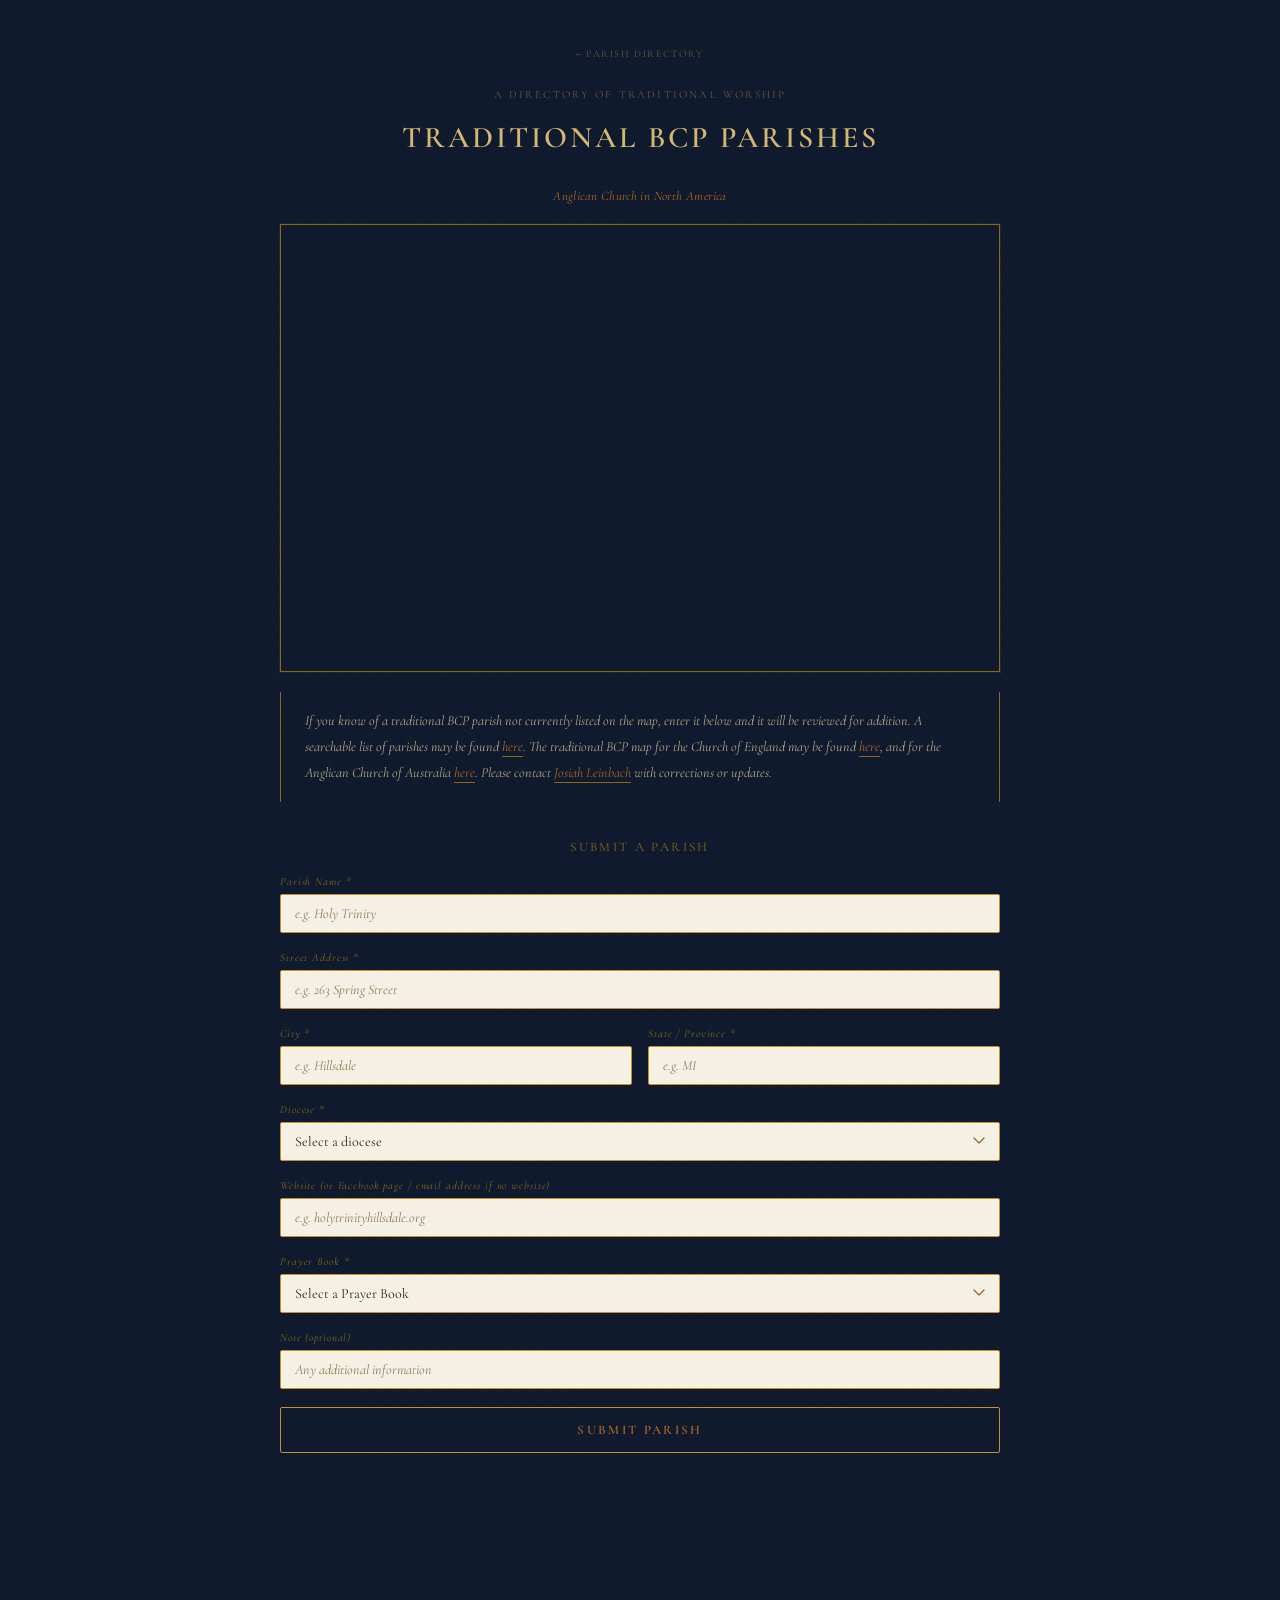
<file: traditional_bcp_parishes/ACNA_traditionalBCP.html>
<!DOCTYPE html>
<html lang="en">
<head>
  <meta charset="UTF-8">
  <meta name="viewport" content="width=device-width, initial-scale=1.0">
  <title>ACNA Traditional BCP Parishes</title>

  <!--
  ═══════════════════════════════════════════════════════════════════════
  FONT IMPORT
  Cormorant Garamond, matching the hub page (index.html).
  - weight 400 = regular (body text, labels, descriptive prose)
  - weight 600 = semibold (headings, abbreviations)
  - ital   = italic variant (rubric, intro text, form labels)
  ═══════════════════════════════════════════════════════════════════════
  -->
  <link
    href="https://fonts.googleapis.com/css2?family=Cormorant+Garamond:ital,wght@0,400;0,600;1,400;1,600&display=swap"
    rel="stylesheet"
  >

  <style>

    /* ═══════════════════════════════════════════════════════════════════
       CSS VARIABLES
       These match the hub page exactly. Change a value here and it
       updates the entire page at once.
       ═══════════════════════════════════════════════════════════════════ */
    :root {
      --navy:        #0f1a2e;   /* page background */
      --gold:        #d4b870;   /* primary headings */
      --gold-mid:    #c4922a;   /* rules and borders */
      --gold-dim:    #8b6914;   /* subdued labels, thin rules */
      --gold-ghost:  #6b5a38;   /* running head, numerals, back-link */
      --rubric:      #b5651d;   /* burnt orange — BCP "red" */
      --cream-body:  #b8a882;   /* descriptive prose */
      --cream-dim:   #8b7a58;   /* secondary labels */
      --parchment:   #f5f0e4;   /* form input backgrounds */
      --parchment-mid: #e8dfc8; /* form input borders at rest */
      --ink:         #2c2416;   /* form input text */
      --font:        'Cormorant Garamond', Georgia, 'Times New Roman', serif;
    }

    /* ═══════════════════════════════════════════════════════════════════
       RESET & BASE
       ═══════════════════════════════════════════════════════════════════ */
    *, *::before, *::after {
      box-sizing: border-box;
      margin: 0;
      padding: 0;
    }

    body {
      background-color: var(--navy);
      font-family: var(--font);
      display: flex;
      flex-direction: column;
      align-items: center;
      /* No justify-content: center here — this page is long, so we
         let it scroll naturally from the top rather than centering
         a tall column in the viewport. */
      padding: 48px 24px 64px;
      /* Faint diagonal texture matching the hub page */
      background-image: repeating-linear-gradient(
        45deg,
        rgba(255, 220, 120, 0.015) 0px,
        rgba(255, 220, 120, 0.015) 1px,
        transparent 1px,
        transparent 12px
      );
    }

    /* ═══════════════════════════════════════════════════════════════════
       THE LEAF
       Wider than the hub (720px) to give the map and form room to breathe.
       The hub is a title page (560px); this is a working page.
       ═══════════════════════════════════════════════════════════════════ */
    .leaf {
      width: 100%;
      max-width: 720px;
      text-align: center;
      animation: fadein 1.1s ease both;
    }

    @keyframes fadein {
      from { opacity: 0; transform: translateY(8px); }
      to   { opacity: 1; transform: translateY(0);   }
    }

    /* ═══════════════════════════════════════════════════════════════════
       BACK LINK
       Returns the visitor to the hub (the province directory).
       Mirrors the hub's own back-link to the portfolio.
       ═══════════════════════════════════════════════════════════════════ */
    .back-link {
      display: block;
      font-size: 10px;
      letter-spacing: 0.16em;
      text-transform: uppercase;
      color: var(--gold-ghost);
      text-decoration: none;
      margin-bottom: 28px;
      transition: color 0.2s ease;
    }

    .back-link:hover {
      color: var(--gold-dim);
    }

    .back-link::before {
      content: '← ';
      letter-spacing: 0.04em;
    }

    /* ═══════════════════════════════════════════════════════════════════
       RUNNING HEAD
       ═══════════════════════════════════════════════════════════════════ */
    .running-head {
      font-size: 11px;
      letter-spacing: 0.2em;
      text-transform: uppercase;
      color: var(--gold-ghost);
      font-weight: 400;
      margin-bottom: 18px;
    }

    /* ═══════════════════════════════════════════════════════════════════
       MAIN TITLE
       ═══════════════════════════════════════════════════════════════════ */
    .main-title {
      font-size: 30px;
      letter-spacing: 0.1em;
      text-transform: uppercase;
      color: var(--gold);
      font-weight: 600;
      line-height: 1.25;
      margin-bottom: 10px;
    }

    /* ═══════════════════════════════════════════════════════════════════
       THICK-THIN RULE PAIR
       Identical to the hub. Used to open and close major sections.
       ═══════════════════════════════════════════════════════════════════ */
    .rule-pair {
      margin: 14px 0;
    }

    .rule-pair hr {
      border: none;
      margin: 0;
    }

    .rule-thick {
      border-top: 1.8px solid var(--gold-mid);
    }

    .rule-thin {
      border-top: 0.5px solid var(--gold-mid);
      margin-top: 3px !important;
      opacity: 0.65;
    }

    /* Reversed rule pair (thin then thick) — used as section closers */
    .rule-pair-close {
      margin: 14px 0;
    }

    .rule-pair-close hr {
      border: none;
      margin: 0;
    }

    /* ═══════════════════════════════════════════════════════════════════
       RUBRIC LINE
       Identifies the province in burnt-orange italic.
       ═══════════════════════════════════════════════════════════════════ */
    .rubric {
      font-size: 13px;
      font-style: italic;
      color: var(--rubric);
      letter-spacing: 0.03em;
      margin-bottom: 20px;
    }

    /* ═══════════════════════════════════════════════════════════════════
       MAP SECTION
       The iframe uses the "responsive embed" technique:
       - The wrapper (.map-responsive) is given a percentage padding-bottom
         to set its height as a ratio of its width.
       - The iframe is absolutely positioned to fill that wrapper.
       - padding-bottom: 62% gives a wider-than-HD aspect ratio, which
         suits a geographic map better than the original 56.25% (16:9).
       To change the map height, adjust the padding-bottom percentage.
       ═══════════════════════════════════════════════════════════════════ */
    .map-responsive {
      position: relative;
      width: 100%;
      padding-bottom: 62%;   /* controls map height — increase to make taller */
      height: 0;
      overflow: hidden;
      border: 0.5px solid var(--gold-dim);
      /* Slight inner glow on the border to lift the map from the background */
      box-shadow: 0 0 0 1px rgba(139, 105, 20, 0.15);
    }

    .map-responsive iframe {
      position: absolute;
      top: 0;
      left: 0;
      width: 100%;
      height: 100%;
      border: none;
    }

    /* ═══════════════════════════════════════════════════════════════════
       DESCRIPTIVE PARAGRAPH
       The prose beneath the map explaining the project and linking
       to related pages. Left-aligned for readability at this width.
       ═══════════════════════════════════════════════════════════════════ */
    .description {
      text-align: left;
      font-size: 14px;
      font-style: italic;
      color: var(--cream-body);
      line-height: 1.85;
      margin: 20px 0;
      padding: 16px 24px;
      border-left:  0.5px solid var(--gold-dim);
      border-right: 0.5px solid var(--gold-dim);
    }

    /* Links within the description paragraph */
    .description a {
      color: var(--rubric);
      text-decoration: none;
      border-bottom: 0.5px solid var(--gold-dim);
      padding-bottom: 1px;
      transition: color 0.2s ease, border-color 0.2s ease;
    }

    .description a:hover {
      color: var(--gold);
      border-color: var(--gold-mid);
    }

    /* ═══════════════════════════════════════════════════════════════════
       FORM SECTION HEADING
       Introduces the submission form using the hub's spaced-caps style.
       ═══════════════════════════════════════════════════════════════════ */
    .form-heading {
      font-size: 13px;
      letter-spacing: 0.18em;
      text-transform: uppercase;
      color: var(--gold-dim);
      font-weight: 400;
      margin-bottom: 20px;
    }

    /* ═══════════════════════════════════════════════════════════════════
       FORM LAYOUT
       The form is left-aligned within the leaf. Each field group
       (label + input) is stacked vertically with consistent spacing.
       ═══════════════════════════════════════════════════════════════════ */
    .contact-form {
      text-align: left;
    }

    .form-group {
      margin-bottom: 18px;
    }

    /* Form labels — small spaced italic, gold-dim */
    .form-group label {
      display: block;
      font-size: 11px;
      font-style: italic;
      letter-spacing: 0.08em;
      color: var(--gold-dim);
      margin-bottom: 6px;
    }

    /* ═══════════════════════════════════════════════════════════════════
       FORM INPUTS, SELECTS, TEXTAREA
       Parchment background with gold border — consistent with the
       Scholar's Study palette. The font-family declaration is required
       because browsers do not inherit custom fonts into form elements
       by default.
       ═══════════════════════════════════════════════════════════════════ */
    .contact-form input,
    .contact-form select,
    .contact-form textarea {
      width: 100%;
      padding: 10px 14px;
      background: var(--parchment);
      border: 0.5px solid var(--gold-mid);
      border-radius: 2px;        /* very slight corner — period-appropriate */
      font-family: var(--font);
      font-size: 14px;
      color: var(--ink);
      outline: none;
      transition: border-color 0.2s ease, background 0.2s ease;
      /* Remove browser default appearance on selects */
      -webkit-appearance: none;
      appearance: none;
    }

    /* Placeholder text color */
    .contact-form input::placeholder,
    .contact-form textarea::placeholder {
      color: var(--cream-dim);
      font-style: italic;
    }

    /* Focus state — gold-mid border, slightly brighter background */
    .contact-form input:focus,
    .contact-form select:focus,
    .contact-form textarea:focus {
      border-color: var(--gold);
      background: #fdf8ee;
    }

    /* Textarea — taller minimum height for the note field */
    .contact-form textarea {
      resize: vertical;
      min-height: 90px;
    }

    /* Custom select arrow — SVG encoded as a data URI so no external
       file is needed. The arrow uses the --gold-dim color. */
    .contact-form select {
      background-image: url("data:image/svg+xml,%3Csvg xmlns='http://www.w3.org/2000/svg' width='12' height='8' viewBox='0 0 12 8'%3E%3Cpath d='M1 1l5 5 5-5' fill='none' stroke='%238b6914' stroke-width='1.2' stroke-linecap='round' stroke-linejoin='round'/%3E%3C/svg%3E");
      background-repeat: no-repeat;
      background-position: right 14px center;
      padding-right: 36px;   /* room for the arrow */
      cursor: pointer;
    }

    /* ═══════════════════════════════════════════════════════════════════
       TWO-COLUMN FORM ROW
       Short fields (City + State/Province) sit side by side on wider
       screens to reduce vertical scrolling.
       On narrow screens they stack back to a single column.
       ═══════════════════════════════════════════════════════════════════ */
    .form-row {
      display: grid;
      grid-template-columns: 1fr 1fr;
      gap: 16px;
    }

    @media (max-width: 480px) {
      .form-row {
        grid-template-columns: 1fr;
        gap: 0;
      }
    }

    /* ═══════════════════════════════════════════════════════════════════
       SUBMIT BUTTON
       Styled as a rubric response — uppercase spaced text in the
       burnt-orange rubric color, with a gold border.
       ═══════════════════════════════════════════════════════════════════ */
    .submit-btn {
      display: block;
      width: 100%;
      padding: 14px;
      margin-top: 8px;
      background: transparent;
      border: 0.5px solid var(--gold-mid);
      border-radius: 2px;
      font-family: var(--font);
      font-size: 13px;
      font-weight: 600;
      letter-spacing: 0.18em;
      text-transform: uppercase;
      color: var(--rubric);
      cursor: pointer;
      transition: background 0.2s ease, color 0.2s ease, border-color 0.2s ease;
    }

    .submit-btn:hover {
      background: rgba(139, 105, 20, 0.08);
      border-color: var(--gold);
      color: var(--gold);
    }

    .submit-btn:active {
      background: rgba(139, 105, 20, 0.15);
    }

    .submit-btn:disabled {
      opacity: 0.55;
      cursor: not-allowed;
    }

    /* ═══════════════════════════════════════════════════════════════════
       STATUS MESSAGE
       Shown after form submission — success or error.
       Fades in and out via the .show class toggled by JavaScript.
       ═══════════════════════════════════════════════════════════════════ */
    .status-message {
      margin-top: 16px;
      padding: 12px 16px;
      border-radius: 2px;
      text-align: center;
      font-size: 13px;
      font-style: italic;
      opacity: 0;
      transition: opacity 0.3s ease;
    }

    .status-message.show {
      opacity: 1;
    }

    /* Success: muted green on dark background */
    .status-message.success {
      background: rgba(30, 58, 42, 0.6);
      color: #9ec89a;
      border: 0.5px solid #3a6b48;
    }

    /* Error: muted red on dark background */
    .status-message.error {
      background: rgba(92, 30, 46, 0.5);
      color: #d4a0a8;
      border: 0.5px solid #7a3040;
    }

    /* ═══════════════════════════════════════════════════════════════════
       LOADING SPINNER
       Shown inside the submit button while the fetch request is in
       flight. Pure CSS — no images or libraries needed.
       ═══════════════════════════════════════════════════════════════════ */
    .loading {
      display: inline-block;
      width: 14px;
      height: 14px;
      border: 1.5px solid rgba(180, 140, 60, 0.3);
      border-radius: 50%;
      border-top-color: var(--gold-mid);
      animation: spin 0.9s linear infinite;
      margin-right: 8px;
      vertical-align: middle;
    }

    @keyframes spin {
      to { transform: rotate(360deg); }
    }

    /* ═══════════════════════════════════════════════════════════════════
       RESPONSIVE ADJUSTMENTS
       Reduce font sizes on narrow screens. Layout needs no changes —
       it is already a single column.
       ═══════════════════════════════════════════════════════════════════ */
    @media (max-width: 600px) {
      body          { padding: 36px 18px 48px; }
      .main-title   { font-size: 22px; letter-spacing: 0.07em; }
      .description  { padding: 14px 16px; font-size: 13px; }
    }

  </style>
</head>

<body>
  <div class="leaf">

    <!-- ── Back link to hub ─────────────────────────────────────────
      Returns the visitor to the province directory.
      Update href if the hub page is ever renamed or moved.
    ──────────────────────────────────────────────────────────────── -->
    <a class="back-link" href="index.html">
      Parish Directory
    </a>

    <!-- ── Running head ────────────────────────────────────────────── -->
    <p class="running-head">A Directory of Traditional Worship</p>

    <!-- ── Main title ──────────────────────────────────────────────── -->
    <h1 class="main-title">
      Traditional BCP Parishes
    </h1>

    <!-- ── Opening thick-thin rule pair ───────────────────────────── -->
    <div class="rule-pair">
      <hr class="rule-thick">
      <hr class="rule-thin">
    </div>

    <!-- ── Rubric: province identification ─────────────────────────── -->
    <p class="rubric">Anglican Church in North America</p>

    <!-- ══════════════════════════════════════════════════════════════
         MAP
         The Google Maps embed is unchanged from the original.
         To update the map, replace the src URL in the <iframe> below.
         The padding-bottom on .map-responsive controls the height:
           56.25% = 16:9 (standard video)
           62%    = slightly taller, better for geographic maps
           75%    = 4:3, very tall
         ══════════════════════════════════════════════════════════════ -->
    <div class="map-responsive">
      <iframe
        src="https://www.google.com/maps/d/embed?mid=1BWzfgphr2w5r464wtup31Z8xshV3IWo&ehbc=2E312F&noprof=1"
        allowfullscreen=""
        loading="lazy"
        referrerpolicy="no-referrer-when-downgrade"
        title="Map of ACNA Traditional BCP Parishes">
      </iframe>
    </div>

    <!-- ── Descriptive paragraph ───────────────────────────────────── -->
    <!--
      Edit the text inside <p class="description"> to update the
      explanatory prose beneath the map. All four links are preserved
      from the original file.
    -->
    <p class="description">
      If you know of a traditional BCP parish not currently listed on the map,
      enter it below and it will be reviewed for addition. A searchable list
      of parishes may be found
      <a href="bcp_ParishTable.html" title="BCP Parish Table" target="_blank" rel="noopener noreferrer">here</a>.
      The traditional BCP map for the Church of England may be found
      <a href="CofE_traditionalBCP.html" title="Church of England parish map" target="_blank" rel="noopener noreferrer">here</a>,
      and for the Anglican Church of Australia
      <a href="ACA_traditionalBCP.html" title="Anglican Church of Australia parish map" target="_blank" rel="noopener noreferrer">here</a>.
      Please contact
      <a href="https://josiah-leinbach.github.io/profile/" title="Josiah Leinbach" target="_blank" rel="noopener noreferrer">Josiah Leinbach</a>
      with corrections or updates.
    </p>

    <!-- ── Section break before the form ──────────────────────────── -->
    <div class="rule-pair">
      <hr class="rule-thick">
      <hr class="rule-thin">
    </div>

    <!-- ── Form section heading ────────────────────────────────────── -->
    <p class="form-heading">Submit a Parish</p>

    <!-- ══════════════════════════════════════════════════════════════
         SUBMISSION FORM
         The form name, field names, and Google Sheets script URL are
         all preserved exactly from the original file. Do not change
         the name= attributes on inputs/selects — the Google Sheets
         script uses these to map data to the correct columns.

         To add a new field:
           1. Add a <div class="form-group"> block with a label and input.
           2. Give the input a name= attribute matching the column header
              in your Google Sheet.
         ══════════════════════════════════════════════════════════════ -->
    <form
      name="submit-to-google-sheet"
      id="contactForm"
      class="contact-form"
    >

      <!-- Parish Name -->
      <div class="form-group">
        <label for="parish-name">Parish Name *</label>
        <input
          type="text"
          id="parish-name"
          name="parish-name"
          placeholder="e.g. Holy Trinity"
          required
        >
      </div>

      <!-- Street Address -->
      <div class="form-group">
        <label for="street-address">Street Address *</label>
        <input
          type="text"
          id="street-address"
          name="street-address"
          placeholder="e.g. 263 Spring Street"
          required
        >
      </div>

      <!-- City and State on one row (stack on mobile) -->
      <div class="form-row">
        <div class="form-group">
          <label for="city">City *</label>
          <input
            type="text"
            id="city"
            name="city"
            placeholder="e.g. Hillsdale"
            required
          >
        </div>
        <div class="form-group">
          <label for="state">State / Province *</label>
          <input
            type="text"
            id="state"
            name="state"
            placeholder="e.g. MI"
            required
          >
        </div>
      </div>

      <!-- Diocese -->
      <div class="form-group">
        <label for="diocese">Diocese *</label>
        <select id="diocese" name="diocese" required>
          <option value="" disabled selected>Select a diocese</option>
          <option value="All Nations">All Nations</option>
          <option value="All Saints">All Saints</option>
          <option value="Armed Forces and Chaplaincy">Armed Forces and Chaplaincy</option>
          <option value="Canada">Canada</option>
          <option value="Carolinas">Carolinas</option>
          <option value="Cascadia">Cascadia</option>
          <option value="Central States (REC)">Central States (REC)</option>
          <option value="Christ Our Hope">Christ Our Hope</option>
          <option value="Churches for the Sake of Others">Churches for the Sake of Others</option>
          <option value="Fort Worth">Fort Worth</option>
          <option value="Great Lakes">Great Lakes</option>
          <option value="Gulf Atlantic">Gulf Atlantic</option>
          <option value="Living Word">Living Word</option>
          <option value="Mid-America (REC)">Mid-America (REC)</option>
          <option value="Mid-Atlantic">Mid-Atlantic</option>
          <option value="New England">New England</option>
          <option value="Northeast and Mid-Atlantic (REC)">Northeast and Mid-Atlantic (REC)</option>
          <option value="Pittsburgh">Pittsburgh</option>
          <option value="Quincy">Quincy</option>
          <option value="Rocky Mountains">Rocky Mountains</option>
          <option value="San Joaquin">San Joaquin</option>
          <option value="South">South</option>
          <option value="South Carolina">South Carolina</option>
          <option value="Southeast (REC)">Southeast (REC)</option>
          <option value="Southwest">Southwest</option>
          <option value="Upper Midwest">Upper Midwest</option>
          <option value="Western Anglicans">Western Anglicans</option>
          <option value="Western Gulf Coast">Western Gulf Coast</option>
          <option value="UECNA">UECNA*</option>
          <option value="Other">Other*</option>
        </select>
      </div>

      <!-- Website -->
      <div class="form-group">
        <label for="website">Website (or Facebook page / email address if no website)</label>
        <input
          type="text"
          id="website"
          name="website"
          placeholder="e.g. holytrinityhillsdale.org"
        >
      </div>

      <!-- Prayer Book -->
      <div class="form-group">
        <label for="bcp-type">Prayer Book *</label>
        <select id="bcp-type" name="bcp-type" required>
          <option value="" disabled selected>Select a Prayer Book</option>
          <option value="1662 BCP IE">1662 BCP IE</option>
          <option value="1928 BCP">1928 BCP</option>
          <option value="1962 BCP (Canada)">1962 BCP (Canada)</option>
          <option value="2003 REC BCP">2003 REC BCP</option>
          <option value="2019 BCP (1662 Order) or Modern 1552/1662">2019 BCP (1662 Order) or Modern 1552/1662</option>
          <option value="2019 BCP (Traditional Language)">2019 BCP (Traditional Language)</option>
        </select>
      </div>

      <!-- Note (optional) -->
      <div class="form-group">
        <label for="note">Note (optional)</label>
        <input
          type="text"
          id="note"
          name="note"
          placeholder="Any additional information"
        >
      </div>

      <!-- Submit button -->
      <button type="submit" class="submit-btn" id="submitBtn">
        Submit Parish
      </button>

      <!-- Status message — populated by JavaScript after submission -->
      <div id="statusMessage" class="status-message"></div>

    </form>

    <!-- ── Closing rule pair ────────────────────────────────────────── -->
    <div class="rule-pair-close" style="margin-top: 32px;">
      <hr class="rule-thin">
      <hr class="rule-thick" style="margin-top: 3px;">
    </div>

  </div>
  <!-- end .leaf -->

  <!--
  ═══════════════════════════════════════════════════════════════════════
  FORM SUBMISSION SCRIPT
  This script intercepts the form's submit event, sends the data to
  a Google Apps Script endpoint, and shows a success or error message.

  The scriptURL points to your existing Google Sheets integration —
  do not change it unless you set up a new Apps Script deployment.

  How it works:
    1. User clicks "Submit Parish" — the button is disabled to prevent
       double-submission and a spinner is shown.
    2. fetch() sends the form data as a POST request to the Google
       Apps Script URL.
    3. On success: the form is cleared and a success message is shown.
    4. On failure: an error message is shown.
    5. The button is re-enabled regardless of outcome (.finally).
  ═══════════════════════════════════════════════════════════════════════
  -->
  <script>
    // The Google Apps Script URL that writes submissions to your Sheet.
    // To replace: deploy a new Apps Script and paste the new URL here.
    const scriptURL = 'https://script.google.com/macros/s/AKfycbwKze56yRfRPKcaGptGf3loDwaUNX6t_-NzPE4_kY7bYyYZWveDmXZTlmD9yaTYiL-m7Q/exec'

    const form          = document.forms['submit-to-google-sheet']
    const submitBtn     = document.getElementById('submitBtn')
    const statusMessage = document.getElementById('statusMessage')

    // showMessage: displays a temporary status banner below the form.
    // message = string to display
    // type    = 'success' or 'error' (controls the color styling)
    function showMessage(message, type) {
      statusMessage.textContent = message
      statusMessage.className = `status-message show ${type}`
      // Hide the message after 5 seconds
      setTimeout(() => {
        statusMessage.classList.remove('show')
      }, 5000)
    }

    // Listen for form submission
    form.addEventListener('submit', e => {
      e.preventDefault()  // stop the browser's default form POST

      // Disable button and show spinner while request is in flight
      submitBtn.disabled = true
      submitBtn.innerHTML = '<span class="loading"></span>Submitting…'

      fetch(scriptURL, {
        method: 'POST',
        body: new FormData(form)
      })
      .then(response => {
        if (response.ok) {
          showMessage('Parish submitted successfully. Thank you.', 'success')
          form.reset()  // clear all fields on success
        } else {
          throw new Error('Network response was not ok')
        }
      })
      .catch(error => {
        console.error('Submission error:', error.message)
        showMessage('Error submitting parish. Please try again.', 'error')
      })
      .finally(() => {
        // Always re-enable the button when the request completes
        submitBtn.disabled = false
        submitBtn.innerHTML = 'Submit Parish'
      })
    })
  </script>

</body>
</html>
</file>
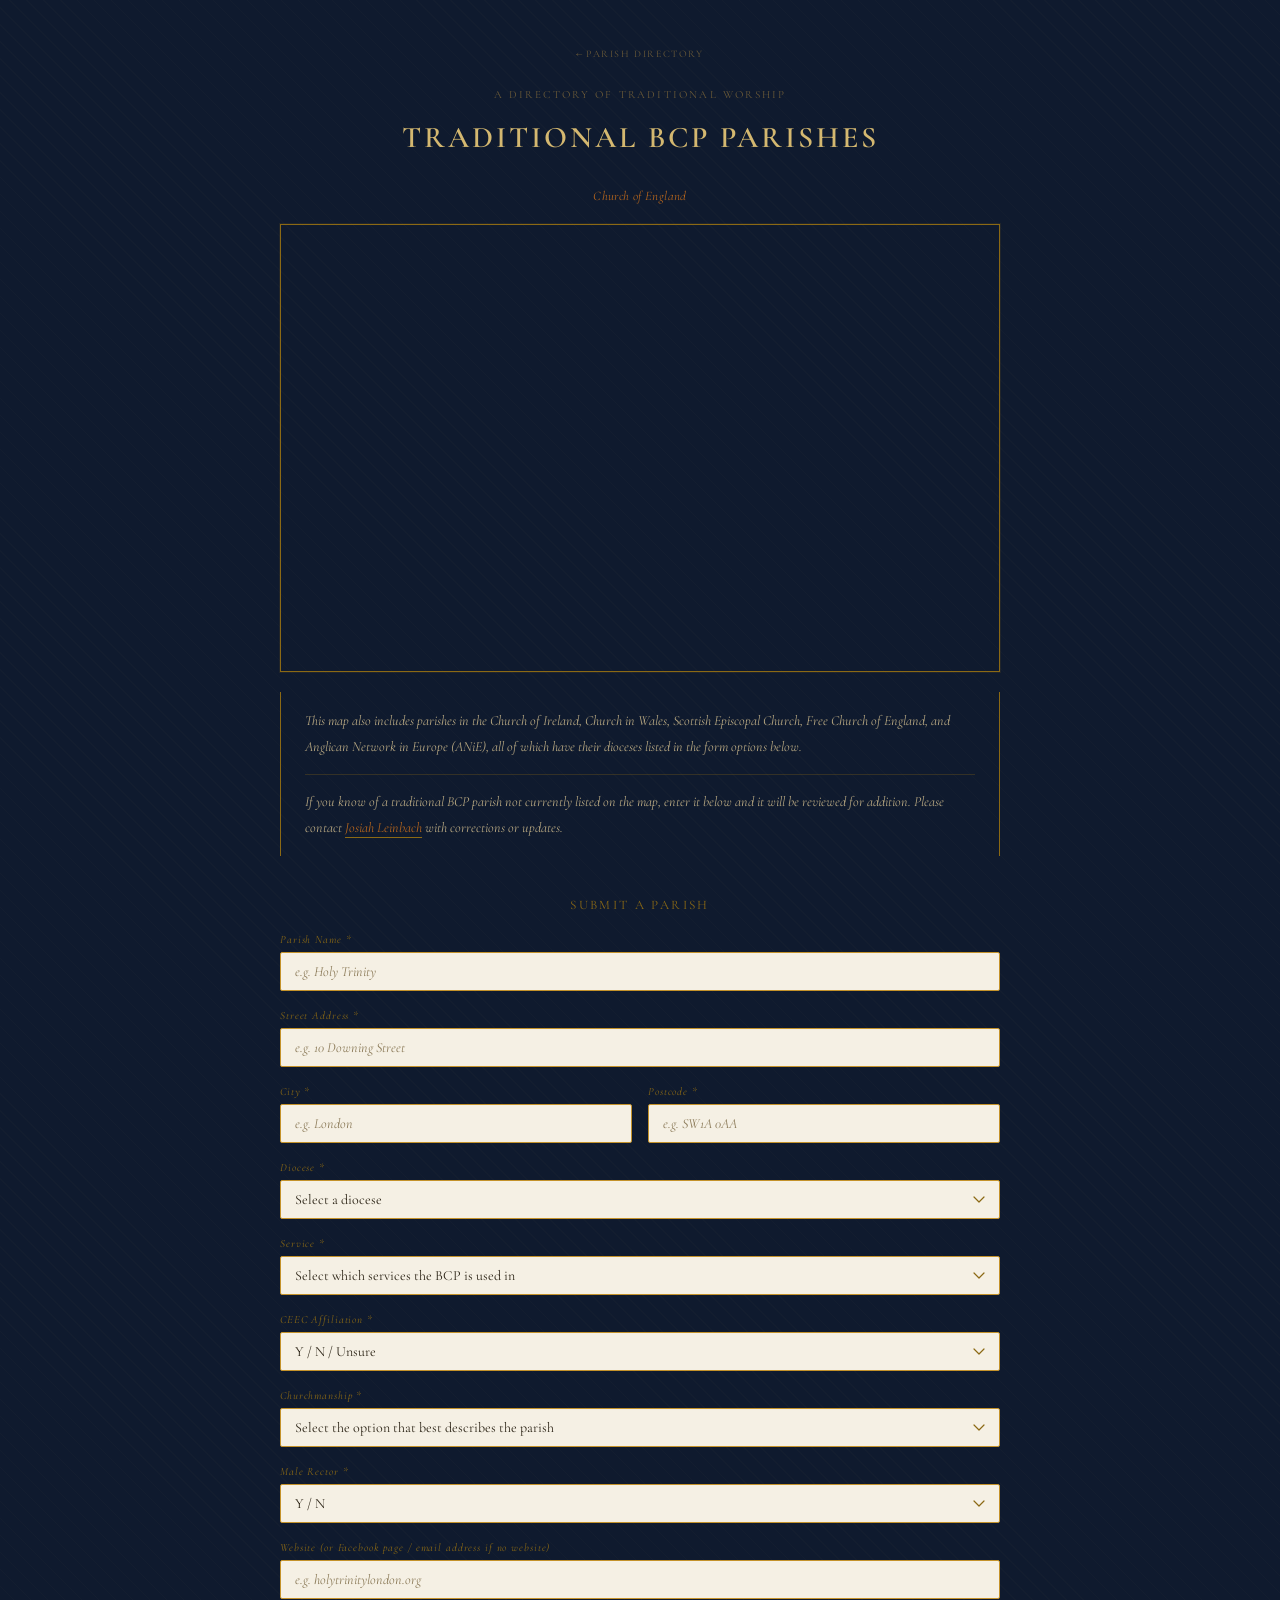
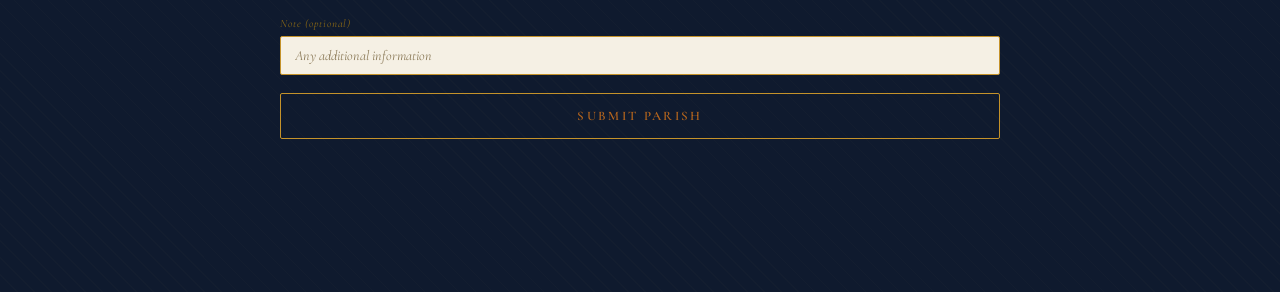
<file: traditional_bcp_parishes/CofE_traditionalBCP.html>
<!DOCTYPE html>
<html lang="en">
<head>
  <meta charset="UTF-8">
  <meta name="viewport" content="width=device-width, initial-scale=1.0">
  <title>Traditional BCP Parishes — Church of England</title>

  <!--
  ═══════════════════════════════════════════════════════════════════════
  FONT IMPORT
  Cormorant Garamond, matching the hub page and the ACNA page.
  - weight 400 = regular (body text, labels, descriptive prose)
  - weight 600 = semibold (headings)
  - ital   = italic variant (rubric, intro text, form labels)
  ═══════════════════════════════════════════════════════════════════════
  -->
  <link
    href="https://fonts.googleapis.com/css2?family=Cormorant+Garamond:ital,wght@0,400;0,600;1,400;1,600&display=swap"
    rel="stylesheet"
  >

  <style>

    /* ═══════════════════════════════════════════════════════════════════
       CSS VARIABLES
       Identical to the hub page and ACNA page. Change a value here
       and it updates the entire page at once.
       ═══════════════════════════════════════════════════════════════════ */
    :root {
      --navy:          #0f1a2e;   /* page background */
      --gold:          #d4b870;   /* primary headings */
      --gold-mid:      #c4922a;   /* rules and borders */
      --gold-dim:      #8b6914;   /* subdued labels, thin rules */
      --gold-ghost:    #6b5a38;   /* running head, back-link, colophon */
      --rubric:        #b5651d;   /* burnt orange — BCP "red" */
      --cream-body:    #b8a882;   /* descriptive prose */
      --cream-dim:     #8b7a58;   /* secondary labels */
      --parchment:     #f5f0e4;   /* form input backgrounds */
      --parchment-mid: #e8dfc8;   /* form input borders at rest */
      --ink:           #2c2416;   /* form input text */
      --font:          'Cormorant Garamond', Georgia, 'Times New Roman', serif;
    }

    /* ═══════════════════════════════════════════════════════════════════
       RESET & BASE
       ═══════════════════════════════════════════════════════════════════ */
    *, *::before, *::after {
      box-sizing: border-box;
      margin: 0;
      padding: 0;
    }

    body {
      background-color: var(--navy);
      font-family: var(--font);
      display: flex;
      flex-direction: column;
      align-items: center;
      padding: 48px 24px 64px;
      /* Faint diagonal texture — matches hub and ACNA pages */
      background-image: repeating-linear-gradient(
        45deg,
        rgba(255, 220, 120, 0.015) 0px,
        rgba(255, 220, 120, 0.015) 1px,
        transparent 1px,
        transparent 12px
      );
    }

    /* ═══════════════════════════════════════════════════════════════════
       THE LEAF
       720px wide — matches the ACNA page width for consistency.
       ═══════════════════════════════════════════════════════════════════ */
    .leaf {
      width: 100%;
      max-width: 720px;
      text-align: center;
      animation: fadein 1.1s ease both;
    }

    @keyframes fadein {
      from { opacity: 0; transform: translateY(8px); }
      to   { opacity: 1; transform: translateY(0);   }
    }

    /* ═══════════════════════════════════════════════════════════════════
       BACK LINK
       Returns the visitor to the hub (the province directory).
       ═══════════════════════════════════════════════════════════════════ */
    .back-link {
      display: block;
      font-size: 10px;
      letter-spacing: 0.16em;
      text-transform: uppercase;
      color: var(--gold-ghost);
      text-decoration: none;
      margin-bottom: 28px;
      transition: color 0.2s ease;
    }

    .back-link:hover {
      color: var(--gold-dim);
    }

    .back-link::before {
      content: '← ';
      letter-spacing: 0.04em;
    }

    /* ═══════════════════════════════════════════════════════════════════
       RUNNING HEAD
       ═══════════════════════════════════════════════════════════════════ */
    .running-head {
      font-size: 11px;
      letter-spacing: 0.2em;
      text-transform: uppercase;
      color: var(--gold-ghost);
      font-weight: 400;
      margin-bottom: 18px;
    }

    /* ═══════════════════════════════════════════════════════════════════
       MAIN TITLE
       ═══════════════════════════════════════════════════════════════════ */
    .main-title {
      font-size: 30px;
      letter-spacing: 0.1em;
      text-transform: uppercase;
      color: var(--gold);
      font-weight: 600;
      line-height: 1.25;
      margin-bottom: 10px;
    }

    /* ═══════════════════════════════════════════════════════════════════
       THICK-THIN RULE PAIR
       The primary section divider, matching the hub and ACNA pages.
       ═══════════════════════════════════════════════════════════════════ */
    .rule-pair {
      margin: 14px 0;
    }

    .rule-pair hr {
      border: none;
      margin: 0;
    }

    .rule-thick {
      border-top: 1.8px solid var(--gold-mid);
    }

    .rule-thin {
      border-top: 0.5px solid var(--gold-mid);
      margin-top: 3px !important;
      opacity: 0.65;
    }

    /* Reversed pair (thin then thick) — used as section closers */
    .rule-pair-close {
      margin: 14px 0;
    }

    .rule-pair-close hr {
      border: none;
      margin: 0;
    }

    /* ═══════════════════════════════════════════════════════════════════
       RUBRIC LINE
       Province identification in burnt-orange italic.
       ═══════════════════════════════════════════════════════════════════ */
    .rubric {
      font-size: 13px;
      font-style: italic;
      color: var(--rubric);
      letter-spacing: 0.03em;
      margin-bottom: 20px;
    }

    /* ═══════════════════════════════════════════════════════════════════
       MAP SECTION
       Responsive embed: percentage padding-bottom sets the height as a
       ratio of the container width. 62% gives a slightly taller-than-
       widescreen aspect ratio, well-suited to a geographic map.
       To adjust height: change the padding-bottom percentage.
       ═══════════════════════════════════════════════════════════════════ */
    .map-responsive {
      position: relative;
      width: 100%;
      padding-bottom: 62%;
      height: 0;
      overflow: hidden;
      border: 0.5px solid var(--gold-dim);
      box-shadow: 0 0 0 1px rgba(139, 105, 20, 0.15);
    }

    .map-responsive iframe {
      position: absolute;
      top: 0;
      left: 0;
      width: 100%;
      height: 100%;
      border: none;
    }

    /* ═══════════════════════════════════════════════════════════════════
       DESCRIPTION BLOCKS
       Two paragraphs appear beneath the map:
         1. Scope note — explains that the map covers related provinces
            beyond the Church of England proper.
         2. Submission instructions — invites users to add missing
            parishes and links to the contact page.
       Both use the same bordered block style as the hub's intro text.
       They are separated by a light mid-rule.
       ═══════════════════════════════════════════════════════════════════ */
    .description-block {
      text-align: left;
      padding: 16px 24px;
      border-left:  0.5px solid var(--gold-dim);
      border-right: 0.5px solid var(--gold-dim);
      margin-top: 20px;
    }

    .description-block p {
      font-size: 14px;
      font-style: italic;
      color: var(--cream-body);
      line-height: 1.85;
    }

    /* Thin divider between the two description paragraphs */
    .description-block hr {
      border: none;
      border-top: 0.5px solid var(--gold-dim);
      opacity: 0.3;
      margin: 14px 0;
    }

    /* Links within the description blocks */
    .description-block a {
      color: var(--rubric);
      text-decoration: none;
      border-bottom: 0.5px solid var(--gold-dim);
      padding-bottom: 1px;
      transition: color 0.2s ease, border-color 0.2s ease;
    }

    .description-block a:hover {
      color: var(--gold);
      border-color: var(--gold-mid);
    }

    /* ═══════════════════════════════════════════════════════════════════
       FORM SECTION HEADING
       ═══════════════════════════════════════════════════════════════════ */
    .form-heading {
      font-size: 13px;
      letter-spacing: 0.18em;
      text-transform: uppercase;
      color: var(--gold-dim);
      font-weight: 400;
      margin-bottom: 20px;
    }

    /* ═══════════════════════════════════════════════════════════════════
       FORM LAYOUT
       ═══════════════════════════════════════════════════════════════════ */
    .contact-form {
      text-align: left;
    }

    .form-group {
      margin-bottom: 18px;
    }

    /* Form labels */
    .form-group label {
      display: block;
      font-size: 11px;
      font-style: italic;
      letter-spacing: 0.08em;
      color: var(--gold-dim);
      margin-bottom: 6px;
    }

    /* ═══════════════════════════════════════════════════════════════════
       FORM INPUTS, SELECTS, TEXTAREA
       Parchment background with gold border.
       font-family must be declared explicitly — browsers do not
       inherit custom fonts into form elements by default.
       ═══════════════════════════════════════════════════════════════════ */
    .contact-form input,
    .contact-form select,
    .contact-form textarea {
      width: 100%;
      padding: 10px 14px;
      background: var(--parchment);
      border: 0.5px solid var(--gold-mid);
      border-radius: 2px;
      font-family: var(--font);
      font-size: 14px;
      color: var(--ink);
      outline: none;
      transition: border-color 0.2s ease, background 0.2s ease;
      -webkit-appearance: none;
      appearance: none;
    }

    .contact-form input::placeholder,
    .contact-form textarea::placeholder {
      color: var(--cream-dim);
      font-style: italic;
    }

    .contact-form input:focus,
    .contact-form select:focus,
    .contact-form textarea:focus {
      border-color: var(--gold);
      background: #fdf8ee;
    }

    .contact-form textarea {
      resize: vertical;
      min-height: 90px;
    }

    /* Custom select arrow using an inline SVG data URI */
    .contact-form select {
      background-image: url("data:image/svg+xml,%3Csvg xmlns='http://www.w3.org/2000/svg' width='12' height='8' viewBox='0 0 12 8'%3E%3Cpath d='M1 1l5 5 5-5' fill='none' stroke='%238b6914' stroke-width='1.2' stroke-linecap='round' stroke-linejoin='round'/%3E%3C/svg%3E");
      background-repeat: no-repeat;
      background-position: right 14px center;
      padding-right: 36px;
      cursor: pointer;
    }

    /* ═══════════════════════════════════════════════════════════════════
       TWO-COLUMN FORM ROW
       Used for City + Postcode (short fields that sit well side by side).
       Stacks to a single column on narrow screens.
       ═══════════════════════════════════════════════════════════════════ */
    .form-row {
      display: grid;
      grid-template-columns: 1fr 1fr;
      gap: 16px;
    }

    @media (max-width: 480px) {
      .form-row {
        grid-template-columns: 1fr;
        gap: 0;
      }
    }

    /* ═══════════════════════════════════════════════════════════════════
       SUBMIT BUTTON
       Transparent background with gold border; rubric-colored text.
       Matches the ACNA page button exactly.
       ═══════════════════════════════════════════════════════════════════ */
    .submit-btn {
      display: block;
      width: 100%;
      padding: 14px;
      margin-top: 8px;
      background: transparent;
      border: 0.5px solid var(--gold-mid);
      border-radius: 2px;
      font-family: var(--font);
      font-size: 13px;
      font-weight: 600;
      letter-spacing: 0.18em;
      text-transform: uppercase;
      color: var(--rubric);
      cursor: pointer;
      transition: background 0.2s ease, color 0.2s ease, border-color 0.2s ease;
    }

    .submit-btn:hover {
      background: rgba(139, 105, 20, 0.08);
      border-color: var(--gold);
      color: var(--gold);
    }

    .submit-btn:active {
      background: rgba(139, 105, 20, 0.15);
    }

    .submit-btn:disabled {
      opacity: 0.55;
      cursor: not-allowed;
    }

    /* ═══════════════════════════════════════════════════════════════════
       STATUS MESSAGE
       Shown after form submission. Fades in/out via .show class.
       ═══════════════════════════════════════════════════════════════════ */
    .status-message {
      margin-top: 16px;
      padding: 12px 16px;
      border-radius: 2px;
      text-align: center;
      font-size: 13px;
      font-style: italic;
      opacity: 0;
      transition: opacity 0.3s ease;
    }

    .status-message.show  { opacity: 1; }

    .status-message.success {
      background: rgba(30, 58, 42, 0.6);
      color: #9ec89a;
      border: 0.5px solid #3a6b48;
    }

    .status-message.error {
      background: rgba(92, 30, 46, 0.5);
      color: #d4a0a8;
      border: 0.5px solid #7a3040;
    }

    /* ═══════════════════════════════════════════════════════════════════
       LOADING SPINNER
       Shown inside the submit button while the request is in flight.
       ═══════════════════════════════════════════════════════════════════ */
    .loading {
      display: inline-block;
      width: 14px;
      height: 14px;
      border: 1.5px solid rgba(180, 140, 60, 0.3);
      border-radius: 50%;
      border-top-color: var(--gold-mid);
      animation: spin 0.9s linear infinite;
      margin-right: 8px;
      vertical-align: middle;
    }

    @keyframes spin {
      to { transform: rotate(360deg); }
    }

    /* ═══════════════════════════════════════════════════════════════════
       RESPONSIVE ADJUSTMENTS
       ═══════════════════════════════════════════════════════════════════ */
    @media (max-width: 600px) {
      body             { padding: 36px 18px 48px; }
      .main-title      { font-size: 22px; letter-spacing: 0.07em; }
      .description-block { padding: 14px 16px; font-size: 13px; }
    }

  </style>
</head>

<body>
  <div class="leaf">

    <!-- ── Back link to hub ─────────────────────────────────────────
      Returns the visitor to the province directory.
      Update href if the hub page is ever renamed or moved.
    ──────────────────────────────────────────────────────────────── -->
    <a class="back-link" href="index.html">
      Parish Directory
    </a>

    <!-- ── Running head ────────────────────────────────────────────── -->
    <p class="running-head">A Directory of Traditional Worship</p>

    <!-- ── Main title ──────────────────────────────────────────────── -->
    <h1 class="main-title">
      Traditional BCP Parishes
    </h1>

    <!-- ── Opening thick-thin rule pair ───────────────────────────── -->
    <div class="rule-pair">
      <hr class="rule-thick">
      <hr class="rule-thin">
    </div>

    <!-- ── Rubric: province identification ─────────────────────────── -->
    <p class="rubric">Church of England</p>

    <!-- ══════════════════════════════════════════════════════════════
         MAP
         To update the map, replace the src URL in the <iframe> below.
         The padding-bottom on .map-responsive controls the height:
           56.25% = standard 16:9
           62%    = slightly taller, better for geographic maps
           75%    = 4:3, very tall
         ══════════════════════════════════════════════════════════════ -->
    <div class="map-responsive">
      <iframe
        src="https://www.google.com/maps/d/u/0/embed?mid=1K5LyB-YZNRpYudd49UM8v5NiNWCtZ88&ehbc=2E312F"
        allowfullscreen=""
        loading="lazy"
        referrerpolicy="no-referrer-when-downgrade"
        title="Map of Church of England Traditional BCP Parishes">
      </iframe>
    </div>

    <!-- ── Description blocks ──────────────────────────────────────── -->
    <!--
      Two paragraphs preserved from the original file:
        1. Scope note — the related provinces included on this map.
        2. Submission instructions and contact link.
      Edit the text inside each <p> to update the prose.
    -->
    <div class="description-block">
      <p>
        This map also includes parishes in the Church of Ireland, Church in
        Wales, Scottish Episcopal Church, Free Church of England, and Anglican
        Network in Europe (ANiE), all of which have their dioceses listed in
        the form options below.
      </p>
      <hr>
      <p>
        If you know of a traditional BCP parish not currently listed on the
        map, enter it below and it will be reviewed for addition. Please
        contact
        <a
          href="https://josiah-leinbach.github.io/profile/"
          title="Josiah Leinbach"
          target="_blank"
          rel="noopener noreferrer">Josiah Leinbach</a>
        with corrections or updates.
      </p>
    </div>

    <!-- ── Section break before the form ──────────────────────────── -->
    <div class="rule-pair" style="margin-top: 24px;">
      <hr class="rule-thick">
      <hr class="rule-thin">
    </div>

    <!-- ── Form section heading ────────────────────────────────────── -->
    <p class="form-heading">Submit a Parish</p>

    <!-- ══════════════════════════════════════════════════════════════
         SUBMISSION FORM
         The form name, all field name= attributes, and the Google
         Sheets script URL are preserved exactly from the original.
         Do not change the name= attributes — the Apps Script uses
         them to map data to the correct spreadsheet columns.

         Fields unique to this form (not on the ACNA page):
           - postcode       (replaces state/province)
           - service        (BCP used as primary or secondary service)
           - ceec-affiliation
           - churchmanship
           - male-rector
           - timestamp      (hidden, auto-populated by JavaScript)
         ══════════════════════════════════════════════════════════════ -->
    <form
      name="submit-to-google-sheet"
      id="contactForm"
      class="contact-form"
    >

      <!-- Hidden timestamp field — auto-populated when the page loads.
           Records the date and time of each submission in the Sheet.
           Do not remove this field. -->
      <div class="form-group" style="display: none;">
        <input type="hidden" name="timestamp" id="timestamp">
      </div>

      <!-- Parish Name -->
      <div class="form-group">
        <label for="parish-name">Parish Name *</label>
        <input
          type="text"
          id="parish-name"
          name="parish-name"
          placeholder="e.g. Holy Trinity"
          required
        >
      </div>

      <!-- Street Address -->
      <div class="form-group">
        <label for="street-address">Street Address *</label>
        <input
          type="text"
          id="street-address"
          name="street-address"
          placeholder="e.g. 10 Downing Street"
          required
        >
      </div>

      <!-- City and Postcode on one row (stack on mobile) -->
      <div class="form-row">
        <div class="form-group">
          <label for="city">City *</label>
          <input
            type="text"
            id="city"
            name="city"
            placeholder="e.g. London"
            required
          >
        </div>
        <div class="form-group">
          <label for="postcode">Postcode *</label>
          <input
            type="text"
            id="postcode"
            name="postcode"
            placeholder="e.g. SW1A 0AA"
            required
          >
        </div>
      </div>

      <!-- Diocese -->
      <div class="form-group">
        <label for="diocese">Diocese *</label>
        <select id="diocese" name="diocese" required>
          <option value="" disabled selected>Select a diocese</option>
          <!-- Church of England -->
          <option value="Diocese of Bath and Wells">Diocese of Bath and Wells</option>
          <option value="Diocese of Birmingham">Diocese of Birmingham</option>
          <option value="Diocese of Blackburn">Diocese of Blackburn</option>
          <option value="Diocese of Bristol">Diocese of Bristol</option>
          <option value="Diocese of Canterbury">Diocese of Canterbury</option>
          <option value="Diocese of Carlisle">Diocese of Carlisle</option>
          <option value="Diocese of Chelmsford">Diocese of Chelmsford</option>
          <option value="Diocese of Chester">Diocese of Chester</option>
          <option value="Diocese of Chichester">Diocese of Chichester</option>
          <option value="Diocese of Coventry">Diocese of Coventry</option>
          <option value="Diocese of Derby">Diocese of Derby</option>
          <option value="Diocese of Durham">Diocese of Durham</option>
          <option value="Diocese of Ely">Diocese of Ely</option>
          <option value="Diocese in Europe">Diocese in Europe</option>
          <option value="Diocese of Exeter">Diocese of Exeter</option>
          <option value="Diocese of Gloucester">Diocese of Gloucester</option>
          <option value="Diocese of Guildford">Diocese of Guildford</option>
          <option value="Diocese of Hereford">Diocese of Hereford</option>
          <option value="Diocese of Leeds">Diocese of Leeds</option>
          <option value="Diocese of Leicester">Diocese of Leicester</option>
          <option value="Diocese of Lichfield">Diocese of Lichfield</option>
          <option value="Diocese of Lincoln">Diocese of Lincoln</option>
          <option value="Diocese of Liverpool">Diocese of Liverpool</option>
          <option value="Diocese of London">Diocese of London</option>
          <option value="Diocese of Manchester">Diocese of Manchester</option>
          <option value="Diocese of Newcastle">Diocese of Newcastle</option>
          <option value="Diocese of Norwich">Diocese of Norwich</option>
          <option value="Diocese of Oxford">Diocese of Oxford</option>
          <option value="Diocese of Peterborough">Diocese of Peterborough</option>
          <option value="Diocese of Portsmouth">Diocese of Portsmouth</option>
          <option value="Diocese of Rochester">Diocese of Rochester</option>
          <option value="Diocese of St Albans">Diocese of St Albans</option>
          <option value="Diocese of St Edmundsbury &amp; Ipswich">Diocese of St Edmundsbury &amp; Ipswich</option>
          <option value="Diocese of Salisbury">Diocese of Salisbury</option>
          <option value="Diocese of Sheffield">Diocese of Sheffield</option>
          <option value="Diocese of Sodor and Man">Diocese of Sodor and Man</option>
          <option value="Diocese of Southwark">Diocese of Southwark</option>
          <option value="Diocese of Southwell &amp; Nottingham">Diocese of Southwell &amp; Nottingham</option>
          <option value="Diocese of Truro">Diocese of Truro</option>
          <option value="Diocese of Winchester">Diocese of Winchester</option>
          <option value="Diocese of Worcester">Diocese of Worcester</option>
          <option value="Diocese of York">Diocese of York</option>
          <!-- Free Church of England -->
          <option value="Northern Diocese (Free Church of England)">Northern Diocese (Free Church of England)</option>
          <option value="Southern Diocese (Free Church of England)">Southern Diocese (Free Church of England)</option>
          <!-- Church in Wales -->
          <option value="Bangor (Church in Wales)">Bangor (Church in Wales)</option>
          <option value="Llandaff (Church in Wales)">Llandaff (Church in Wales)</option>
          <option value="Monmouth (Church in Wales)">Monmouth (Church in Wales)</option>
          <option value="St Asaph (Church in Wales)">St Asaph (Church in Wales)</option>
          <option value="St David's (Church in Wales)">St David's (Church in Wales)</option>
          <option value="Swansea and Brecon (Church in Wales)">Swansea and Brecon (Church in Wales)</option>
          <!-- Scottish Episcopal Church -->
          <option value="Aberdeen and Orkney (Scottish Episcopal Church)">Aberdeen and Orkney (Scottish Episcopal Church)</option>
          <option value="Argyll and The Isles (Scottish Episcopal Church)">Argyll and The Isles (Scottish Episcopal Church)</option>
          <option value="Brechin (Scottish Episcopal Church)">Brechin (Scottish Episcopal Church)</option>
          <option value="Edinburgh (Scottish Episcopal Church)">Edinburgh (Scottish Episcopal Church)</option>
          <option value="Glasgow and Galloway (Scottish Episcopal Church)">Glasgow and Galloway (Scottish Episcopal Church)</option>
          <option value="Moray Ross and Caithness (Scottish Episcopal Church)">Moray Ross and Caithness (Scottish Episcopal Church)</option>
          <option value="St Andrews Dunkeld and Dunblane (Scottish Episcopal Church)">St Andrews Dunkeld and Dunblane (Scottish Episcopal Church)</option>
          <!-- Church of Ireland -->
          <option value="Armagh (Church of Ireland)">Armagh (Church of Ireland)</option>
          <option value="Clogher (Church of Ireland)">Clogher (Church of Ireland)</option>
          <option value="Connor (Church of Ireland)">Connor (Church of Ireland)</option>
          <option value="Derry and Raphoe (Church of Ireland)">Derry and Raphoe (Church of Ireland)</option>
          <option value="Down and Dromore (Church of Ireland)">Down and Dromore (Church of Ireland)</option>
          <option value="Kilmore Elphin and Ardagh (Church of Ireland)">Kilmore Elphin and Ardagh (Church of Ireland)</option>
          <!-- Anglican Network in Europe -->
          <option value="Anglican Convocation in Europe (ANiE)">Anglican Convocation in Europe (ANiE)</option>
          <option value="Anglican Mission in England (ANiE)">Anglican Mission in England (ANiE)</option>
          <option value="Anglican Missionary Congregations Europe (ANiE)">Anglican Missionary Congregations Europe (ANiE)</option>
        </select>
      </div>

      <!-- Service — BCP as primary or secondary -->
      <div class="form-group">
        <label for="service">Service *</label>
        <select id="service" name="service" required>
          <option value="" disabled selected>Select which services the BCP is used in</option>
          <option value="Sunday service">Sunday service</option>
          <option value="Secondary/occasional service">Secondary / occasional service</option>
          <option value="Both">Both</option>
        </select>
      </div>

      <!-- CEEC Affiliation -->
      <div class="form-group">
        <label for="ceec-affiliation">CEEC Affiliation *</label>
        <select id="ceec-affiliation" name="ceec-affiliation" required>
          <option value="" disabled selected>Y / N / Unsure</option>
          <option value="Yes">Yes</option>
          <option value="No">No</option>
          <option value="Unsure">Unsure</option>
        </select>
      </div>

      <!-- Churchmanship -->
      <div class="form-group">
        <label for="churchmanship">Churchmanship *</label>
        <select id="churchmanship" name="churchmanship" required>
          <option value="" disabled selected>Select the option that best describes the parish</option>
          <option value="Reformed Conformist">Reformed Conformist</option>
          <option value="Low Church Evangelical">Low Church Evangelical</option>
          <option value="Old High Church">Old High Church</option>
          <option value="Anglo-Catholic">Anglo-Catholic</option>
        </select>
      </div>

      <!-- Male Rector -->
      <div class="form-group">
        <label for="male-rector">Male Rector *</label>
        <select id="male-rector" name="male-rector" required>
          <option value="" disabled selected>Y / N</option>
          <option value="Yes">Yes</option>
          <option value="No">No</option>
        </select>
      </div>

      <!-- Website -->
      <div class="form-group">
        <label for="website">Website (or Facebook page / email address if no website)</label>
        <input
          type="text"
          id="website"
          name="website"
          placeholder="e.g. holytrinitylondon.org"
        >
      </div>

      <!-- Note (optional) -->
      <div class="form-group">
        <label for="note">Note (optional)</label>
        <input
          type="text"
          id="note"
          name="note"
          placeholder="Any additional information"
        >
      </div>

      <!-- Submit button -->
      <button type="submit" class="submit-btn" id="submitBtn">
        Submit Parish
      </button>

      <!-- Status message — populated by JavaScript after submission -->
      <div id="statusMessage" class="status-message"></div>

    </form>

    <!-- ── Closing rule pair ────────────────────────────────────────── -->
    <div class="rule-pair-close" style="margin-top: 32px;">
      <hr class="rule-thin">
      <hr class="rule-thick" style="margin-top: 3px;">
    </div>

  </div>
  <!-- end .leaf -->

  <!--
  ═══════════════════════════════════════════════════════════════════════
  FORM SUBMISSION SCRIPT

  Two things differ from the ACNA script:
    1. scriptURL points to the CofE Google Sheet (different endpoint).
    2. The timestamp field is populated on page load (see below) so
       that it records when the page was opened, not just submitted.
       This matches the original file's behavior.

  How it works:
    1. On page load, the hidden timestamp input is filled with the
       current date and time.
    2. On submit, the button is disabled and a spinner shown.
    3. fetch() POSTs the form data to the Google Apps Script endpoint.
    4. On success: form is cleared and success message shown.
    5. On failure: error message shown.
    6. Button is always re-enabled in .finally().
  ═══════════════════════════════════════════════════════════════════════
  -->
  <script>
    // Populate the hidden timestamp field when the page first loads.
    // This records the time the user opened the form, not submitted it.
    document.getElementById('timestamp').value = new Date().toLocaleString()

    // The Google Apps Script URL for the CofE spreadsheet.
    // Different from the ACNA scriptURL — do not swap them.
    const scriptURL = 'https://script.google.com/macros/s/AKfycbwDYtBNHhaaEq-Ulzc25MLoCjKZFJvURj2hpDA6b6ssGIyzKovLIwGyFvXF3kkoBafi5g/exec'

    const form          = document.forms['submit-to-google-sheet']
    const submitBtn     = document.getElementById('submitBtn')
    const statusMessage = document.getElementById('statusMessage')

    // showMessage: displays a temporary status banner below the form.
    // message = string to display
    // type    = 'success' or 'error'
    function showMessage(message, type) {
      statusMessage.textContent = message
      statusMessage.className = `status-message show ${type}`
      setTimeout(() => {
        statusMessage.classList.remove('show')
      }, 5000)
    }

    form.addEventListener('submit', e => {
      e.preventDefault()

      // Disable button and show spinner while request is in flight
      submitBtn.disabled = true
      submitBtn.innerHTML = '<span class="loading"></span>Submitting…'

      fetch(scriptURL, {
        method: 'POST',
        body: new FormData(form)
      })
      .then(response => {
        if (response.ok) {
          showMessage('Parish submitted successfully. Thank you.', 'success')
          form.reset()
          // Re-populate the timestamp after reset clears it
          document.getElementById('timestamp').value = new Date().toLocaleString()
        } else {
          throw new Error('Network response was not ok')
        }
      })
      .catch(error => {
        console.error('Submission error:', error.message)
        showMessage('Error submitting parish. Please try again.', 'error')
      })
      .finally(() => {
        submitBtn.disabled = false
        submitBtn.innerHTML = 'Submit Parish'
      })
    })
  </script>

</body>
</html>
</file>
<file: styles.css>
/*
  JOSIAH LEINBACH — PROFESSIONAL PORTFOLIO
  styles.css — Visual Design

  HOW THIS FILE IS ORGANIZED:
  1. Design Tokens (CSS Variables) — your color palette and fonts in one place
  2. Reset & Base — removes browser default styles, sets sensible defaults
  3. Typography — font sizes, weights, and line heights
  4. Navigation — the top nav bar
  5. Page Wrapper — the centered content container
  6. Hero Section — name, subtitle, ornament, epigraph
  7. Content Sections — shared rules for all sections below the hero
  8. Work Grid — the "Current Work" three-card layout
  9. Interests Grid — the pill-shaped domain tags
  10. Footer — the bottom bar
  11. Responsive Design — adjustments for smaller screens (tablets, phones)

  HOW TO MAKE COMMON CHANGES:
  - Change a color: find it in Section 1 (Design Tokens) and update the hex value.
  - Change a font size: find the relevant selector in its section and update font-size.
  - Adjust spacing: look for "padding" or "margin" properties.
  - Change the max content width: update --max-width in Section 1.
*/


/* ================================================================
  1. DESIGN TOKENS (CSS VARIABLES)

  CSS variables (also called "custom properties") store values
  you use repeatedly. If you want to change your accent color
  from gold to something else, you change it once here and it
  updates everywhere on the site automatically.

  Syntax: --variable-name: value;
  Usage: color: var(--color-accent);
================================================================ */

:root {

  /* --- Color Palette: Midnight Navy (Palette A) --- */
  --color-bg:          #0D1B2A;  /* Page background — near-black navy */
  --color-surface:     #1A3A5C;  /* Card / panel background — deep navy */
  --color-surface-alt: #122333;  /* Slightly lighter than bg, for subtle variation */
  --color-accent:      #C4A35A;  /* Antique gold — links, labels, ornaments */
  --color-accent-dim:  rgba(196, 163, 90, 0.2); /* Gold at low opacity — borders, rules */
  --color-text-primary:#F5EDD8;  /* Vellum — headings and high-emphasis text */
  --color-text-body:   #A8BDD1;  /* Steel blue — body paragraphs */
  --color-text-muted:  #7A9BBF;  /* Dimmer steel blue — dates, metadata, footer */

  /* --- Typography --- */
  /* Cormorant Garamond: loaded from Google Fonts in index.html */
  --font-serif: "Cormorant Garamond", "Garamond", "Georgia", serif;

  /* Gill Sans: a system font — present on macOS and most Windows machines.
     The stack provides fallbacks for systems without it:
     "Gill Sans MT" is the Windows name for the same face.
     "Trebuchet MS" is a reasonable humanist sans fallback.
     "Libre Franklin" would be inserted here if you add it via Google Fonts. */
  --font-sans: "Gill Sans", "Gill Sans MT", "Trebuchet MS", "Libre Franklin", sans-serif;

  /* --- Layout --- */
  --max-width: 740px;   /* Maximum content width — keeps lines readable */
  --section-gap: 5rem;  /* Vertical space between sections */
}


/* ================================================================
  2. RESET & BASE STYLES

  Browsers apply their own default styles (margins, padding, font
  sizes) that differ across Chrome, Firefox, and Safari. This
  section neutralizes those differences so our design looks
  consistent everywhere.
================================================================ */

/* The * selector applies to every element on the page.
   box-sizing: border-box makes width calculations intuitive:
   padding and borders are included in an element's stated width,
   rather than added on top of it. */
*, *::before, *::after {
  box-sizing: border-box;
  margin: 0;
  padding: 0;
}

/* The html element: font-size: 100% respects the user's browser
   font size preference (usually 16px). This is important for
   accessibility. scroll-behavior: smooth makes anchor links
   scroll gracefully rather than jumping. */
html {
  font-size: 100%;
  scroll-behavior: smooth;
}

/* The body element: sets the background color, default text color,
   and font. Everything on the page inherits these unless overridden. */
body {
  background-color: var(--color-bg);
  color: var(--color-text-body);
  font-family: var(--font-serif);
  font-size: 1.0625rem;  /* 17px — slightly larger than default for book-like reading */
  line-height: 1.85;     /* Generous line spacing — easier to read on dark backgrounds */
  -webkit-font-smoothing: antialiased;   /* Smoother text rendering on macOS */
  -moz-osx-font-smoothing: grayscale;    /* Smoother text on Firefox/macOS */
}

/* Remove default bullet points from lists.
   We use <ul> and <li> for the nav, but style them as inline links. */
ul {
  list-style: none;
}

/* Base link style: gold color, no underline by default.
   The underline appears on hover (see below). */
a {
  color: var(--color-accent);
  text-decoration: none;
  transition: opacity 0.2s ease; /* Smooth fade on hover */
}

a:hover {
  opacity: 0.75;
  text-decoration: underline;
}

/* Images should never overflow their containers */
img {
  max-width: 100%;
  display: block;
}


/* ================================================================
  3. TYPOGRAPHY UTILITIES

  Reusable text styles applied via class names throughout the HTML.
================================================================ */

/* Section label: the small Gill Sans signpost above each heading.
   font-variant: small-caps renders lowercase letters as smaller
   versions of capital letters — a classical typographic convention. */
.section-label {
  font-family: var(--font-sans);
  font-size: 0.875rem;    /* 14px */
  font-variant: small-caps;
  letter-spacing: 0.2em;   /* Wide tracking — key to the Gill Sans look */
  color: var(--color-accent);
  text-transform: lowercase; /* Ensures small-caps rendering works correctly */
  margin-bottom: 0.4rem;
}

/* Section heading: large Cormorant heading for each section */
.section-heading {
  font-family: var(--font-serif);
  font-size: 2rem;           /* 32px */
  font-weight: 600;
  color: var(--color-text-primary);
  line-height: 1.2;
  margin-bottom: 1.75rem;
}

/* Prose container: wraps body paragraphs.
   The gap between paragraphs is set on the <p> elements inside it. */
.prose p {
  color: var(--color-text-body);
  margin-bottom: 1.25rem;
  text-align: justify;
}

/* Remove the bottom margin from the last paragraph in any prose block
   so it doesn't add extra space before the next section */
.prose p:last-child {
  margin-bottom: 0;
}


/* ================================================================
  4. NAVIGATION

  The top nav bar. Uses Gill Sans in small caps — the primary
  "functional" role for the sans-serif font.
================================================================ */

nav {
  /* Stick to the top of the viewport as you scroll */
  position: sticky;
  top: 0;
  z-index: 100; /* Ensures nav stays above other content when scrolling */

  /* Background with slight transparency — the dark bg color with
     a CSS backdrop-filter blurs content beneath it slightly,
     creating a frosted glass effect on supported browsers */
  background-color: rgba(13, 27, 42, 0.95);
  backdrop-filter: blur(8px);
  -webkit-backdrop-filter: blur(8px); /* Safari prefix */

  /* A very subtle gold line at the bottom of the nav */
  border-bottom: 1px solid var(--color-accent-dim);
}

/* The <ul> inside nav: display the list items in a horizontal row */
nav ul {
  display: flex;
  justify-content: center; /* Center the links horizontally */
  gap: 0.25rem;
  max-width: var(--max-width);
  margin: 0 auto;          /* Center the ul itself on wide screens */
  padding: 0 1.5rem;
}

/* Individual nav links: Gill Sans, small caps, widely tracked */
nav a {
  font-family: var(--font-sans);
  font-size: 1rem;    /* 16px */
  font-variant: small-caps;
  letter-spacing: 0.18em;
  text-transform: lowercase;
  color: var(--color-text-muted); /* Dimmer than active by default */
  text-decoration: none;
  padding: 1.1rem 0.75rem;
  display: block;           /* Makes the full padding area clickable */
  transition: color 0.2s ease;
  border-bottom: 2px solid transparent; /* Reserve space for active indicator */
}

nav a:hover {
  color: var(--color-text-primary);
  opacity: 1;
  text-decoration: none;
}

/* The active link (current page): gold color and a gold underline */
nav a.active {
  color: var(--color-accent);
  border-bottom-color: var(--color-accent);
}


/* ================================================================
  6. HERO SECTION

  The centered monument layout: name, subtitle, ornamental rule,
  and the Bacon epigraph — all centered on the page.
================================================================ */

.hero {
  text-align: center;
  padding: 5rem 0 4rem;     /* Generous top and bottom breathing room */
}

/* Your name: the largest text on the page.
   Cormorant Garamond at display size. */
.hero-name {
  font-family: var(--font-serif);
  font-size: clamp(3rem, 8vw, 4.5rem); /* clamp(min, preferred, max)
     This is a responsive font size technique:
     - minimum: 3rem (48px) on very small screens
     - preferred: 8vw (8% of viewport width) — scales with screen
     - maximum: 4.5rem (72px) on large screens
     Never goes below 3rem or above 4.5rem. */
  font-weight: 600;
  color: var(--color-text-primary);
  letter-spacing: 0.02em;
  line-height: 1.0;
  margin-bottom: 1rem;
}

/* Subtitle: Gill Sans Light, widely tracked, in gold.
   The three titles separated by middle dots. */
.hero-subtitle {
  font-family: var(--font-sans);
  font-size: 0.8125rem;    /* 13px */
  font-weight: 300;
  letter-spacing: 0.22em;
  text-transform: uppercase;
  color: var(--color-accent);
  margin-bottom: 2.5rem;
}

/* ---- Ornamental Rule ----
   A horizontal divider with a gold fleuron (✦) at the center.
   This is built using CSS pseudo-elements ::before and ::after,
   which insert decorative content before and after the .ornament
   span without requiring extra HTML.

   The rule is created using a CSS flex layout trick:
   - .ornamental-rule is a flex container
   - ::before and ::after are flex items that grow to fill space
   - The .ornament span sits between them
*/
.ornamental-rule {
  display: flex;
  align-items: center;     /* Vertically center the ornament with the lines */
  gap: 1rem;
  margin: 0 auto 2.5rem;
  max-width: 28rem;        /* Keeps the rule from stretching too wide */
}

/* The lines on either side of the ornament:
   content: "" inserts an invisible element that can be styled.
   flex: 1 makes each line grow to fill available space equally. */
.ornamental-rule::before,
.ornamental-rule::after {
  content: "";
  flex: 1;
  height: 1px;
  background-color: var(--color-accent-dim);
}

/* The ✦ character between the lines */
.ornament {
  font-family: var(--font-sans);
  font-size: 0.625rem;     /* 10px — deliberately small */
  color: var(--color-accent);
  opacity: 0.7;
  flex-shrink: 0;           /* Prevents the ornament from being squished */
}

/* ---- Epigraph ----
   The Bacon quotation. <blockquote> is the correct semantic
   HTML element for a quotation from an external source. */
.epigraph {
  font-family: var(--font-serif);
  font-style: italic;
  font-size: 1.125rem;     /* 18px — slightly larger than body for emphasis */
  color: var(--color-text-body);
  line-height: 1.8;
  max-width: 36rem;
  margin: 0 auto;
}

.epigraph p {
  margin-bottom: 0.75rem;
}

/* The attribution line (— Francis Bacon, Essays):
   Gill Sans, small caps, muted color — classic citation treatment */
.epigraph cite {
  display: block;
  font-family: var(--font-sans);
  font-size: 0.75rem;      /* 12px */
  font-style: normal;      /* Override the italic inherited from .epigraph */
  letter-spacing: 0.12em;
  color: var(--color-text-muted);
  text-transform: uppercase;
}


/* ================================================================
  7. CONTENT SECTIONS

  Shared styles for all sections below the hero (About, Current
  Work, Areas of Interest). Each section is separated by a thin
  gold rule at the top.
================================================================ */

.content-section {
  padding-top: var(--section-gap);  /* Space above each section */

  /* Gold rule at the top: a thin decorative line that visually
     separates sections without needing extra HTML elements.
     border-top draws a line above the section's padding box. */
  border-top: 1px solid var(--color-accent-dim);
  margin-top: var(--section-gap);
}

/* The first content section after the hero doesn't need a top margin
   because the hero already has bottom padding */
.content-section:first-of-type {
  margin-top: 0;
}


/* ================================================================
  8. WORK GRID

  The three-column card layout for "Current Work".
  On desktop: three cards side by side.
  On mobile: cards stack vertically (see responsive section).
================================================================ */

.work-grid {
  display: grid;
  /* auto-fit: create as many columns as fit.
     minmax(200px, 1fr): each column is at least 200px wide
     and grows equally to fill available space.
     On a 740px container this creates 3 columns; on small
     screens it collapses to 1. */
  grid-template-columns: repeat(auto-fit, minmax(200px, 1fr));
  gap: 1.5rem;
}

/* Individual work card */
.work-item {
  background-color: var(--color-surface); /* Deep navy card background */
  border: 1px solid var(--color-accent-dim);
  border-top: 2px solid var(--color-accent); /* Gold accent on top edge */
  padding: 1.5rem;
  /* No border-radius — angular corners are more consistent with the
     classical, architectural feel of the Scholar's Study aesthetic */
}

/* Discipline tag above the title */
.work-tag {
  font-family: var(--font-sans);
  font-size: 0.625rem;     /* 10px */
  font-variant: small-caps;
  letter-spacing: 0.18em;
  text-transform: lowercase;
  color: var(--color-accent);
  margin-bottom: 0.4rem;
}

/* Card title: Cormorant at a modest size */
.work-title {
  font-family: var(--font-serif);
  font-size: 1.25rem;      /* 20px */
  font-weight: 600;
  color: var(--color-text-primary);
  line-height: 1.25;
  margin-bottom: 0.6rem;
}

/* Card description: Gill Sans Light — short, functional copy */
.work-desc {
  font-family: var(--font-sans);
  font-size: 0.8125rem;    /* 13px */
  font-weight: 300;
  color: var(--color-text-body);
  line-height: 1.65;
}


/* ================================================================
  9. INTERESTS GRID

  The pill-shaped domain tags. These wrap naturally across
  multiple lines depending on screen width.
================================================================ */

.interests-grid {
  display: flex;
  flex-wrap: wrap;         /* Tags wrap to the next line when there's no room */
  gap: 0.6rem;
}

/* Individual interest pill */
.interest-tag {
  font-family: var(--font-sans);
  font-size: 0.6875rem;    /* 11px */
  font-variant: small-caps;
  letter-spacing: 0.1em;
  text-transform: lowercase;
  color: var(--color-text-muted);
  border: 1px solid var(--color-accent-dim);
  padding: 0.3rem 0.8rem;
  /* No border-radius: consistent with the angular design language */
  transition: color 0.2s ease, border-color 0.2s ease;
}

.interest-tag:hover {
  color: var(--color-accent);
  border-color: var(--color-accent);
  cursor: default;          /* Tags aren't links, so no pointer cursor */
}


/* ================================================================
  10. FOOTER

  The bottom bar: name, tagline, links, copyright.
  Entirely in Gill Sans — a purely functional element.
================================================================ */

footer {
  border-top: 1px solid var(--color-accent-dim);
  margin-top: 5rem;
  padding: 3rem 1.5rem;
  text-align: center;
}

.footer-inner {
  max-width: var(--max-width);
  margin: 0 auto;
}

/* Footer name: smaller version of the hero name, in Cormorant */
.footer-name {
  font-family: var(--font-serif);
  font-size: 1.25rem;
  font-weight: 400;
  color: var(--color-text-primary);
  margin-bottom: 0.3rem;
}

/* Footer tagline: same treatment as hero subtitle, but smaller */
.footer-tagline {
  font-family: var(--font-sans);
  font-size: 0.625rem;     /* 10px */
  font-weight: 300;
  letter-spacing: 0.2em;
  text-transform: uppercase;
  color: var(--color-accent);
  margin-bottom: 1.5rem;
}

/* Footer navigation links */
.footer-links {
  display: flex;
  justify-content: center;
  gap: 2rem;
  margin-bottom: 1.5rem;
  flex-wrap: wrap;
}

.footer-links a {
  font-family: var(--font-sans);
  font-size: 0.75rem;      /* 12px */
  font-weight: 300;
  letter-spacing: 0.08em;
  color: var(--color-text-muted);
  text-decoration: none;
  transition: color 0.2s ease;
}

.footer-links a:hover {
  color: var(--color-accent);
  text-decoration: none;
  opacity: 1;
}

/* Copyright line */
.footer-copy {
  font-family: var(--font-sans);
  font-size: 0.6875rem;    /* 11px */
  color: var(--color-text-muted);
  opacity: 0.5;
  letter-spacing: 0.06em;
}


/* ================================================================
  11. RESPONSIVE DESIGN

  CSS media queries adjust the layout at smaller screen sizes.
  "max-width: 600px" means: apply these rules only when the
  screen is 600px wide or less (phones and small tablets).

  The philosophy here is "mobile-first graceful degradation":
  the desktop design is the default; these rules simplify it
  for smaller screens rather than building it up from scratch.
================================================================ */

@media (max-width: 600px) {

  /* Slightly reduce the gap between sections on small screens */
  :root {
    --section-gap: 3.5rem;
  }

  /* Tighten hero top padding on mobile */
  .hero {
    padding: 3rem 0 3rem;
  }

  /* Reduce the subtitle letter-spacing slightly on narrow screens
     to prevent awkward line breaks */
  .hero-subtitle {
    letter-spacing: 0.14em;
  }

  /* On mobile, the work grid collapses to a single column.
     The minmax(200px, 1fr) in the grid definition handles most
     of this automatically, but this ensures it works on very
     narrow screens. */
  .work-grid {
    grid-template-columns: 1fr;
  }

  /* Stack nav items if they overflow on very small screens */
  nav ul {
    gap: 0;
    flex-wrap: wrap;
    justify-content: center;
  }

  nav a {
    padding: 0.75rem 0.5rem;
  }
}

/* 
  FADE-IN ANIMATION
  ----------------
  This defines a reusable animation named "fadeRise".
  "from" is the starting state; "to" is the ending state.
  
  opacity: 0 → 1  makes the page invisible at start, 
                  then fades to fully visible.
  
  translateY(20px) → translateY(0)  moves the page up 
  20 pixels as it fades in. Adjust "20px" to taste —
  larger values = more dramatic rise, smaller = subtler.
  
  This block does nothing on its own — it only activates
  when something references it with an "animation:" rule.
*/
@keyframes fadeRise {
  from {
    opacity: 0;
    transform: translateY(20px);
  }
  to {
    opacity: 1;
    transform: translateY(0);
  }
}

/*
  APPLY THE ANIMATION
  -------------------
  This tells the browser to run "fadeRise" when the 
  .page-wrapper element is loaded.
  
  0.6s         — total duration of the animation
  ease-out     — starts fast, decelerates smoothly 
                 (natural, not mechanical)
  both         — applies the "from" state before the 
                 animation starts, preventing a flash
                 of visible content
*/

.fade-in-page {
  animation: fadeRise 0.6s ease-out both;
}

/* ================================================================
  PAGE WRAPPER

  A div that wraps the main content of each page. It limits the
  maximum line length to --max-width and centers everything.
================================================================ */

.page-wrapper {
  max-width: var(--max-width);
  margin: 0 auto;           /* Centers the wrapper on wide screens */
  padding: 0 1.5rem 5rem;   /* Side padding on small screens; bottom breathing room */
  animation: fadeRise 0.6s ease-out both;
  padding: 0 1rem 3rem;
}
</file>
<file: contact.css>
/*
  JOSIAH LEINBACH — PROFESSIONAL PORTFOLIO
  contact.css — Contact Page Styles

  Loaded after styles.css, which supplies shared design tokens,
  nav, footer, page-wrapper, ornamental-rule, and section-label.
  This file handles only the contact-specific layout.

  ORGANIZATION:
  1. Contact Monument (centered wrapper)
  2. Contact Heading
  3. Contact Statement & Email Span
  4. Narrow Ornamental Rule Variant
  5. Profile Links
  6. Responsive Adjustments
*/


/* ================================================================
  1. CONTACT MONUMENT

  A centered column that holds all page content. Narrower than
  the full --max-width of the page-wrapper, which forces tighter
  line lengths on the statement text — better for a short
  prose passage than a full-width column would be.

  The top padding positions the content well below the nav bar;
  the bottom padding ensures the footer doesn't crowd the profiles.
================================================================ */

.contact-monument {
  text-align: center;
  max-width: 30rem;       /* ~480px — constrains the statement to
                             an elegant, readable measure.
                             The page-wrapper's max-width of 740px
                             still applies as an outer limit. */
  margin: 0 auto;         /* Centers the monument within the wrapper */
  padding: 5rem 0 4rem;
}


/* ================================================================
  2. CONTACT HEADING

  Large Cormorant heading — same visual treatment as page titles
  on the CV and publications pages. The .section-label above it
  and the ornamental-rule below it are defined in styles.css.
================================================================ */

.contact-heading {
  font-family: var(--font-serif);
  font-size: clamp(2.25rem, 6vw, 3.25rem); /* Responsive: scales
     between 36px (small screens) and 52px (large screens) */
  font-weight: 600;
  color: var(--color-text-primary);
  line-height: 1.1;
  margin-bottom: 1.5rem;
}


/* ================================================================
  3. CONTACT STATEMENT & EMAIL SPAN

  The approved contact text. Set in Cormorant italic — the same
  register as the epigraph on the home page — to give it a
  considered, personal quality rather than a boilerplate feel.

  The email address is a <span class="contact-email"> within the
  paragraph. It is plain text (not a link) to deter scrapers, but
  styled distinctly so it reads as the primary actionable element
  on the page.
================================================================ */

.contact-statement {
  font-family: var(--font-serif);
  font-style: italic;
  font-size: 1.125rem;    /* 18px — slightly larger than body,
                             matching the epigraph size on index.html */
  color: var(--color-text-body);
  text-align: justify;
  line-height: 1.85;
  margin-bottom: 2rem;
}

/* Email address: rendered in Cormorant non-italic so it stands
   out from the surrounding italic text without needing color or
   underlining. The gold color makes it immediately identifiable
   as the key piece of information on the page. */
.contact-email {
  font-style: normal;          /* Override the italic from .contact-statement */
  font-weight: 400;
  color: var(--color-accent);  /* Antique gold — same as all accent elements */
  letter-spacing: 0.02em;      /* Very slight tracking aids legibility
                                   for an email address read character by character */
}


/* ================================================================
  4. NARROW ORNAMENTAL RULE VARIANT

  The second ornamental rule (between the statement and the
  profiles) is narrower than the one below the heading. A
  narrower rule creates visual hierarchy — the heading rule
  spans generously, the profiles rule is more intimate.

  This class is added alongside .ornamental-rule in the HTML:
    <div class="ornamental-rule ornamental-rule--narrow">
  The base .ornamental-rule styles from styles.css still apply;
  this modifier only overrides the max-width.
================================================================ */

.ornamental-rule--narrow {
  max-width: 12rem;       /* Approximately half the heading rule width */
  margin-bottom: 2rem;    /* Space between rule and profile links below */
}


/* ================================================================
  5. PROFILE LINKS

  Three external profiles displayed as a horizontal row of
  labeled link blocks. Each block shows the platform name
  in Gill Sans small caps (gold) and the handle beneath it
  in lighter Gill Sans.

  On narrow screens these stack vertically (see responsive section).
================================================================ */

.contact-profiles {
  display: flex;
  justify-content: center;
  gap: 2.5rem;
  flex-wrap: wrap;        /* Wraps gracefully if all three don't fit */
}

/* Each profile link block */
.profile-link {
  display: flex;
  flex-direction: column;  /* Stack platform name above handle */
  align-items: center;
  gap: 0.3rem;
  text-decoration: none;
  transition: opacity 0.2s ease;

  /* A subtle left/right border frames each block as a discrete
     unit without using a card background that would feel heavy
     on a minimal page */
  padding: 0.75rem 1.25rem;
  border: 1px solid var(--color-accent-dim);
}

.profile-link:hover {
  opacity: 0.7;
  border-color: var(--color-accent);
  text-decoration: none;
}

/* Platform name: Gill Sans small caps, gold —
   same treatment as .section-label but slightly larger */
.profile-platform {
  font-family: var(--font-sans);
  font-size: 0.875rem;    /* 14px */
  font-variant: small-caps;
  letter-spacing: 0.2em;
  text-transform: lowercase;
  color: var(--color-accent);
}

/* Handle: Gill Sans light, muted — the actual username.
   Smaller and dimmer than the platform name so the platform
   label reads first. */
.profile-handle {
  font-family: var(--font-sans);
  font-size: 0.75rem;     /* 12px */
  font-weight: 300;
  letter-spacing: 0.04em;
  color: var(--color-text-muted);
}


/* ================================================================
  6. RESPONSIVE ADJUSTMENTS

  The contact page is already simple and mostly centered, so
  very few adjustments are needed on small screens.
================================================================ */

@media (max-width: 480px) {

  /* Tighten top padding on small screens */
  .contact-monument {
    padding: 3rem 0 3rem;
  }

  /* Slightly reduce statement font size on very narrow screens
     to prevent awkward single-word orphan lines */
  .contact-statement {
    font-size: 1rem;
  }

  /* Stack profiles vertically on small screens and reduce gap */
  .contact-profiles {
    flex-direction: column;
    align-items: center;
    gap: 0.75rem;
  }

  /* Make each profile block wider when stacked */
  .profile-link {
    width: 12rem;
  }

}
</file>
<file: cv.css>
/*
  JOSIAH LEINBACH — PROFESSIONAL PORTFOLIO
  cv.css — CV Page Styles

  Loaded after styles.css, which supplies the shared design tokens
  (colors, fonts, nav, footer, page-wrapper, ornamental-rule, etc.).
  This file handles only the CV-specific layout components.

  ORGANIZATION:
  1.  Page Header & Credentials
  2.  PDF Download Button
  3.  CV Section Wrapper
  4.  CV Entry (employer block)
  5.  Entry Header (employer name + location)
  6.  Role Row (job title + dates)
  7.  Achievement Bullets
  8.  Skills Grid
  9.  Honors & Awards
  10. Publications Crosslink Note
  11. Responsive Adjustments
*/


/* ================================================================
  1. PAGE HEADER & CREDENTIALS

  Reuses .page-header and .page-title from publications.css
  conventions. The credentials line ("M.S., M.A.") is unique
  to the CV page — styled in Cormorant italic beneath the name.
================================================================ */

.page-header {
  text-align: center;
  padding: 4rem 0 3rem;
}

.page-title {
  font-family: var(--font-serif);
  font-size: clamp(2.25rem, 6vw, 3.25rem);
  font-weight: 600;
  color: var(--color-text-primary);
  line-height: 1.1;
  /* No bottom margin — the credentials line sits immediately below */
  margin-bottom: 0.35rem;
}

/* Credentials: degrees displayed in the formal academic style,
   immediately beneath the name. Cormorant italic, muted color. */
.cv-credentials {
  font-family: var(--font-serif);
  font-style: italic;
  font-size: 1rem;
  color: var(--color-text-muted);
  letter-spacing: 0.04em;
  margin-bottom: 1.5rem;
}


/* ================================================================
  2. PDF DOWNLOAD BUTTON

  Styled as an outlined text link — consistent with the Scholar's
  Study aesthetic. No filled background; border in gold.
  Opens cv.pdf in a new browser tab (target="_blank" in HTML).
================================================================ */

.cv-pdf-btn {
  display: inline-block;
  font-family: var(--font-sans);
  font-size: 0.75rem;        /* 12px */
  font-weight: 400;
  letter-spacing: 0.14em;
  text-transform: uppercase;
  color: var(--color-accent);
  border: 1px solid var(--color-accent);
  padding: 0.5rem 1.25rem;
  text-decoration: none;
  transition: background-color 0.2s ease, color 0.2s ease;
  margin-top: 0.25rem;
}

/* On hover: fill the button with gold, switch text to dark.
   This is the only place in the design where gold is used as
   a background — reserved for the primary call-to-action. */
.cv-pdf-btn:hover {
  background-color: var(--color-accent);
  color: var(--color-bg);
  opacity: 1;
  text-decoration: none;
}


/* ================================================================
  3. CV SECTION WRAPPER

  Each major section (Experience, Education, Skills, Honors)
  is a <section class="cv-section">. This handles the spacing
  and top rule between sections — same pattern as .content-section
  on the home page, with tighter spacing appropriate for a
  dense CV layout.
================================================================ */

.cv-section {
  margin-top: 3.5rem;
  padding-top: 2.5rem;
  border-top: 1px solid var(--color-accent-dim);
}

/* Section heading: Gill Sans small caps in gold — the same
   signpost style used throughout the site */
.cv-section-heading {
  font-family: var(--font-sans);
  font-size: 1.125rem;    /* 18px */
  font-weight: 400;
  font-variant: small-caps;
  letter-spacing: 0.08em;
  color: var(--color-accent);
  margin-bottom: 2rem;
}


/* ================================================================
  4. CV ENTRY (employer block)

  Each employer or institution is a <article class="cv-entry">.
  Entries are separated by a subtle bottom border. The last
  entry in each section has no border (see :last-child rule).
================================================================ */

.cv-entry {
  padding-bottom: 1.75rem;
  margin-bottom: 1.75rem;
  border-bottom: 1px solid var(--color-accent-dim);
}

.cv-entry:last-child {
  border-bottom: none;
  padding-bottom: 0;
  margin-bottom: 0;
}


/* ================================================================
  5. ENTRY HEADER (employer name + location)

  A single row with the employer name on the left and the city
  on the right. Uses flexbox with space-between to push them
  to opposite ends.
================================================================ */

.cv-entry-header {
  display: flex;
  justify-content: space-between;
  align-items: baseline;  /* Align text baselines, not box tops */
  gap: 1rem;
  margin-bottom: 0.4rem;
}

/* Employer name: Cormorant semibold — prominent but not as large
   as page section headings. The employer is the anchor of the entry. */
.cv-employer {
  font-family: var(--font-serif);
  font-size: 1.125rem;     /* 18px */
  font-weight: 600;
  color: var(--color-text-primary);
  /* flex-shrink: 0 prevents the employer name from being squeezed
     when the location text is long */
  flex-shrink: 0;
}

/* Location: Gill Sans, muted, right-aligned */
.cv-location {
  font-family: var(--font-sans);
  font-size: 0.75rem;      /* 12px */
  font-weight: 300;
  color: var(--color-text-muted);
  letter-spacing: 0.06em;
  white-space: nowrap;     /* Prevents city names from wrapping */
  text-align: right;
}


/* ================================================================
  6. ROLE ROW (job title + dates)

  Each position at an employer gets its own role row. The job
  title sits on the left, dates on the right — same flexbox
  space-between pattern as the entry header, but smaller.

  For employers with multiple roles, a secondary role row
  (.cv-role-row--secondary) has a top margin to separate it
  from the bullets of the role above.
================================================================ */

.cv-role-row {
  display: flex;
  justify-content: space-between;
  align-items: baseline;
  gap: 1rem;
  margin-bottom: 0.5rem;
}

/* Secondary role rows (second or third position at same employer):
   extra top margin creates visual separation from the bullets above */
.cv-role-row--secondary {
  margin-top: 1rem;
}

/* Job title: Cormorant, body color (slightly dimmer than employer) */
.cv-title {
  font-family: var(--font-serif);
  font-size: 1rem;         /* 16px */
  font-weight: 400;
  font-style: italic;      /* Italics distinguish title from employer */
  color: var(--color-text-primary);
  flex: 1;                 /* Allow title to take available space */
}

/* Parenthetical note within a title (e.g. "contract"):
   Gill Sans, smaller, muted — subordinate to the title itself */
.cv-title-note {
  font-family: var(--font-sans);
  font-style: normal;
  font-size: 0.75rem;
  color: var(--color-text-primary);
  font-weight: 300;
}

/* Dates: Gill Sans, muted, right-aligned, no wrap */
.cv-dates {
  font-family: var(--font-sans);
  font-size: 0.75rem;      /* 12px */
  font-weight: 300;
  color: var(--color-text-muted);
  letter-spacing: 0.04em;
  white-space: nowrap;
  text-align: right;
}


/* ================================================================
  7. ACHIEVEMENT BULLETS

  The bulleted list of accomplishments for each role.
  Custom bullet style: a small gold em-dash (—) replaces the
  default browser bullet dot, consistent with the site's
  typographic character.
================================================================ */

.cv-bullets {
  list-style: none;        /* Remove default bullet */
  margin-top: 0.5rem;
  padding-left: 0;
}

.cv-bullets li {
  font-family: var(--font-serif);
  font-size: 0.9375rem;    /* 15px — slightly smaller than body for density */
  color: var(--color-text-body);
  line-height: 1.75;
  margin-bottom: 0.35rem;

  /* Custom bullet: padding-left creates space for the pseudo-element */
  padding-left: 1.1rem;
  position: relative;
}

/* The bullet character itself: a small gold dash, absolutely
   positioned to the left of the list item text */
.cv-bullets li::before {
  content: "–";            /* En-dash — more refined than a hyphen */
  position: absolute;
  left: 0;
  color: var(--color-accent);
  opacity: 0.6;
  font-family: var(--font-sans);
  font-weight: 300;
  font-size: 0.875rem;
  line-height: 1.85;       /* Match the li line-height to align vertically */
}

.cv-bullets li:last-child {
  margin-bottom: 0;
}


/* ================================================================
  8. SKILLS GRID

  Two columns: Technical and Professional. Each column is a
  .cv-skills-group containing a label and a list.

  Uses CSS Grid with auto-fit so it collapses to one column
  on narrow screens.
================================================================ */

.cv-skills-grid {
  display: grid;
  grid-template-columns: repeat(auto-fit, minmax(220px, 1fr));
  gap: 1.5rem 3rem;        /* Row gap, column gap */
}

/* Column heading: same small-caps Gill Sans as section labels,
   but in a slightly dimmer gold — subordinate to the section
   heading above it */
.cv-skills-label {
  font-family: var(--font-sans);
  font-size: 0.625rem;     /* 10px */
  font-variant: small-caps;
  letter-spacing: 0.18em;
  text-transform: lowercase;
  color: var(--color-accent);
  opacity: 0.75;
  margin-bottom: 0.75rem;
}

/* Skills list: no bullets — clean left edge */
.cv-skills-list {
  list-style: none;
  padding: 0;
}

.cv-skills-list li {
  font-family: var(--font-sans);
  font-size: 0.8125rem;    /* 13px */
  font-weight: 300;
  color: var(--color-text-body);
  line-height: 1.7;
  /* Left border acts as a quiet visual marker in place of bullets */
  padding-left: 0.75rem;
  border-left: 1px solid var(--color-accent-dim);
  margin-bottom: 0.25rem;
}

.cv-skills-list li:last-child {
  margin-bottom: 0;
}


/* ================================================================
  9. HONORS & AWARDS

  Each award is a .cv-honor-entry — a flex row with the main
  content (name, subtitle, institution) on the left and the
  year and optional link on the right.
================================================================ */

.cv-honor-entry {
  display: flex;
  justify-content: space-between;
  align-items: flex-start;
  gap: 1.5rem;
  padding: 1.25rem 0;
  border-bottom: 1px solid var(--color-accent-dim);
}

.cv-honor-entry:first-of-type {
  padding-top: 0;
}

.cv-honor-entry:last-of-type {
  border-bottom: none;
}

/* Left column: award name, subtitle, institution */
.cv-honor-main {
  flex: 1;
}

/* Award name: Cormorant, vellum — prominent */
.cv-honor-name {
  font-family: var(--font-serif);
  font-size: 1.0625rem;    /* 17px */
  font-weight: 600;
  color: var(--color-text-primary);
  line-height: 1.3;
  margin-bottom: 0.2rem;
}

/* Essay subtitle: Cormorant italic, body color — sits beneath the
   award name, visually subordinate but clearly legible */
.cv-honor-sub {
  font-family: var(--font-serif);
  font-size: 0.9375rem;    /* 15px */
  font-style: italic;
  color: var(--color-text-body);
  line-height: 1.5;
  margin-bottom: 0.2rem;
}

/* Awarding institution: Gill Sans, muted */
.cv-honor-org {
  font-family: var(--font-sans);
  font-size: 0.75rem;      /* 12px */
  font-weight: 300;
  color: var(--color-text-muted);
  letter-spacing: 0.04em;
}

/* Right column: year and optional link, stacked vertically,
   right-aligned */
.cv-honor-aside {
  display: flex;
  flex-direction: column;
  align-items: flex-end;
  gap: 0.4rem;
  flex-shrink: 0;
}

/* Year: Gill Sans, muted — same treatment as .cv-dates */
.cv-honor-year {
  font-family: var(--font-sans);
  font-size: 0.75rem;
  font-weight: 300;
  color: var(--color-text-muted);
  letter-spacing: 0.04em;
  white-space: nowrap;
}

/* External link: same style as .pub-link on publications page */
.cv-honor-link {
  font-family: var(--font-sans);
  font-size: 0.6875rem;    /* 11px */
  font-weight: 400;
  letter-spacing: 0.06em;
  color: var(--color-accent);
  text-decoration: none;
  white-space: nowrap;
  transition: opacity 0.2s ease;
}

.cv-honor-link:hover {
  opacity: 0.7;
  text-decoration: underline;
}


/* ================================================================
  10. PUBLICATIONS CROSSLINK NOTE

  A brief note at the bottom of the Honors section directing
  visitors to the full Publications page. Styled as a quiet
  footer to the section — not a prominent call-to-action.
================================================================ */

.cv-publications-note {
  margin-top: 2rem;
  padding-top: 1.25rem;
  border-top: 1px solid var(--color-accent-dim);
}

.cv-publications-note p {
  font-family: var(--font-sans);
  font-size: 0.8125rem;    /* 13px */
  font-weight: 300;
  font-style: italic;
  color: var(--color-text-muted);
  line-height: 1.6;
}

/* The Publications link within the note: inherits gold from
   the base <a> rule in styles.css — no override needed */


/* ================================================================
  11. RESPONSIVE ADJUSTMENTS

  On narrow screens, a few layout changes improve readability:
  - Employer header and role row switch from side-by-side to stacked
  - Honor entries stack vertically
  - Skills grid collapses to one column (handled by auto-fit)
================================================================ */

@media (max-width: 540px) {

  /* Stack employer name and location vertically on small screens */
  .cv-entry-header {
    flex-direction: column;
    gap: 0.15rem;
    align-items: flex-start;
  }

  /* Stack job title and dates vertically on small screens */
  .cv-role-row {
    flex-direction: column;
    gap: 0.1rem;
    align-items: flex-start;
  }

  /* Dates: left-aligned when stacked */
  .cv-dates {
    text-align: left;
  }

  /* Honor entries: stack main content and aside vertically */
  .cv-honor-entry {
    flex-direction: column;
    gap: 0.5rem;
  }

  /* Honor aside: left-align when stacked */
  .cv-honor-aside {
    align-items: flex-start;
    flex-direction: row;    /* Keep year and link side by side */
    gap: 1rem;
  }

  /* Reduce page header top padding on small screens */
  .page-header {
    padding: 2.5rem 0 2rem;
  }

}
</file>
<file: projects.css>
/*
  JOSIAH LEINBACH — PROFESSIONAL PORTFOLIO
  projects.css — Projects Page Styles

  Loaded after styles.css, which supplies the shared design tokens,
  nav, footer, page-wrapper, ornamental-rule, and section-label.
  This file handles only the projects-specific layout.

  ORGANIZATION:
  1. Page Header (shared pattern, redeclared for clarity)
  2. Projects Grid Container
  3. Project Card
  4. Project Card Fields (tag, title, desc, meta, link)
  5. Placeholder Style
  6. Responsive Adjustments

  WHEN YOU ADD MORE PROJECTS:
  No changes to this CSS file are needed when adding new project
  cards to projects.html. The grid will reflow automatically:
  - 1 project:  single centered card
  - 2 projects: two columns on wide screens, single on small
  - 3+ projects: two columns on wide screens, wrapping naturally
  The only time you might want to adjust this file is if you want
  a three-column layout — change the minmax value in .projects-grid
  from 280px to 200px.
*/


/* ================================================================
  1. PAGE HEADER

  Identical pattern to publications.html and cv.html.
  Redeclared here so projects.css is self-contained and does not
  depend on those page-specific files being loaded.
================================================================ */

.page-header {
  text-align: center;
  padding: 4rem 0 3rem;
}

.page-title {
  font-family: var(--font-serif);
  font-size: clamp(2.25rem, 6vw, 3.25rem);
  font-weight: 600;
  color: var(--color-text-primary);
  line-height: 1.1;
  margin-bottom: 1.5rem;
}

/* Intro sentence beneath the ornamental rule: Cormorant italic,
   body color — a brief framing statement for the page */
.page-intro {
  font-family: var(--font-serif);
  font-style: italic;
  font-size: 1.0625rem;
  color: var(--color-text-body);
  line-height: 1.75;
  max-width: 32rem;
  margin: 0 auto;
}


/* ================================================================
  2. PROJECTS GRID CONTAINER

  A CSS Grid container that holds all project cards. The grid
  uses auto-fit with a minmax column definition so it reflows
  automatically as you add more cards:

    1 card  → one column, card centered via justify-content
    2 cards → two columns at 280px minimum each
    3+ cards → two columns, cards wrap to new rows as needed

  You do not need to change this file when adding new cards.
================================================================ */

.projects-grid {
  /* margin-top separates the grid from the page header */
  margin-top: 3rem;

  display: grid;

  /* auto-fit: create as many columns as fit.
     minmax(280px, 1fr): each column is at least 280px wide
     and grows to fill available space equally.
     On a 740px container this produces two columns;
     on narrow screens it collapses to one. */
  grid-template-columns: repeat(auto-fit, minmax(280px, 1fr));

  /* When only one card is present and it doesn't fill the full
     grid width, justify-content: center keeps it centered
     rather than stretching to fill the left column only */
  justify-content: center;

  gap: 2rem;
}


/* ================================================================
  3. PROJECT CARD

  Each project is an <article class="project-card"> — a self-
  contained block with a gold top-border accent, dark surface
  background, and structured fields inside.

  The card uses flexbox in column direction so the link at the
  bottom always sits at the foot of the card regardless of how
  much description text is above it. This ensures cards in the
  same row align their bottom links even if their descriptions
  are different lengths.
================================================================ */

.project-card {
  background-color: var(--color-surface);   /* Deep navy panel */
  border: 1px solid var(--color-accent-dim);
  border-top: 2px solid var(--color-accent); /* Gold accent — same as .work-item on index.html */

  /* Flexbox column: allows the link to be pushed to the bottom */
  display: flex;
  flex-direction: column;

  padding: 1.75rem;

  /* Smooth border brightening on hover — gives the card a
     sense of interactivity without any movement */
  transition: border-color 0.2s ease;
}

.project-card:hover {
  border-color: var(--color-accent);
}


/* ================================================================
  4. PROJECT CARD FIELDS

  Each field is a distinct typographic element. The hierarchy
  reads: tag (smallest, gold) → title (largest, vellum) →
  description (body, steel blue) → meta (smallest, muted) →
  link (small, gold).
================================================================ */

/* Discipline tag: Gill Sans small caps in gold — same treatment
   as .work-tag on the home page and .pub-badge labels */
.project-tag {
  font-family: var(--font-sans);
  font-size: 1rem;     /* 16px */
  font-variant: small-caps;
  letter-spacing: 0.18em;
  text-transform: lowercase;
  color: var(--color-accent);
  margin-bottom: 0.5rem;
}

/* Project title: Cormorant semibold — the most prominent element
   in the card after the gold top border draws the eye */
.project-title {
  font-family: var(--font-serif);
  font-size: 1.375rem;     /* 22px */
  font-weight: 600;
  color: var(--color-text-primary);
  line-height: 1.25;
  margin-bottom: 0.85rem;
}

/* Description container: flex-grow: 1 pushes the meta and link
   below it to the bottom of the card, keeping card footers
   visually aligned across a row */
.project-desc {
  flex-grow: 1;
  margin-bottom: 1rem;
}

/* Description prose: Cormorant at reading size.
   Paragraphs within .project-desc can be plain <p> tags — no
   extra classes needed. */
.project-desc p,
.project-desc {
  font-family: var(--font-serif);
  font-size: 1rem;         /* 16px */
  text-align: justify;
  color: var(--color-text-body);
  line-height: 1.8;
}

/* Status / meta line: Gill Sans light, muted — a quiet label
   indicating project status or date range */
.project-meta {
  font-family: var(--font-sans);
  font-size: 0.6875rem;    /* 11px */
  font-weight: 300;
  letter-spacing: 0.08em;
  color: var(--color-text-muted);
  margin-bottom: 1rem;

  /* A thin top border separates the meta from the description
     above it — the same convention used in the publication entries */
  padding-top: 0.85rem;
  border-top: 1px solid var(--color-accent-dim);
}

/* Project link: same treatment as .pub-link and .cv-honor-link —
   Gill Sans, gold, no underline by default, underline on hover */
.project-link {
  font-family: var(--font-sans);
  font-size: 0.75rem;      /* 12px */
  font-weight: 400;
  letter-spacing: 0.06em;
  color: var(--color-accent);
  text-decoration: none;
  transition: opacity 0.2s ease;
  /* align-self: flex-start prevents the link from stretching
     to full card width when the card is in flex column layout */
  align-self: flex-start;
}

.project-link:hover {
  opacity: 0.7;
  text-decoration: underline;
}


/* ================================================================
  5. PLACEHOLDER STYLE

  .project-placeholder is applied to the temporary descriptive
  text that marks where your project description will go.
  It is styled dimmer than normal body text so it is visually
  obvious — at a glance — that it needs to be replaced.

  Once you add your real description, delete the entire
  <span class="project-placeholder"> element and replace it
  with plain <p> paragraph tags.
================================================================ */

.project-placeholder {
  font-family: var(--font-sans);
  font-size: 0.875rem;
  font-weight: 300;
  font-style: italic;
  color: var(--color-text-muted);
  opacity: 0.5;            /* Visibly dimmer than real content */
  line-height: 1.7;
}


/* ================================================================
  6. RESPONSIVE ADJUSTMENTS

  The grid already handles most responsive behavior via auto-fit.
  These rules fine-tune spacing on small screens.
================================================================ */

@media (max-width: 540px) {

  /* Tighten page header on small screens */
  .page-header {
    padding: 2.5rem 0 2rem;
  }

  /* Reduce grid gap on small screens — cards are stacked
     vertically so less gap is needed between them */
  .projects-grid {
    gap: 1.25rem;
    margin-top: 2rem;
  }

}
</file>
<file: publications.css>
/*
  JOSIAH LEINBACH — PROFESSIONAL PORTFOLIO
  publications.css — Publications Page Styles

  This file contains ONLY styles specific to publications.html.
  It works alongside styles.css, which handles the nav, footer,
  typography utilities, and color variables shared across all pages.

  LOAD ORDER MATTERS: In publications.html, styles.css is linked
  first, then this file. That means rules here can override shared
  rules where needed — intentionally and without breaking anything.

  ORGANIZATION:
  1. Page Header
  2. Publication Sections (headings and spacing)
  3. Publication Entry Layout (the two-column structure)
  4. Publication Meta (year and badge — left column)
  5. Publication Body (title, authors, venue — right column)
  6. Publication Badges (status indicators)
  7. Publication Links
  8. Volume Sub-list
  9. Responsive Adjustments
*/


/* ================================================================
  1. PAGE HEADER

  The title block at the top of the publications page.
  Reuses the centered-monument pattern from the hero, but smaller
  since this is a content page, not the home page.
================================================================ */

.page-header {
  text-align: center;
  /* Top padding: enough breathing room below the nav bar.
     Bottom padding: space before the first publication section. */
  padding: 4rem 0 3rem;
}

/* Page title: large Cormorant, same treatment as section headings
   on the home page but slightly larger for the page title role */
.page-title {
  font-family: var(--font-serif);
  font-size: clamp(2.25rem, 6vw, 3.25rem); /* Responsive scaling */
  font-weight: 600;
  color: var(--color-text-primary);
  line-height: 1.1;
  margin-bottom: 1.5rem;
}

/* Intro paragraph: a brief orienting sentence below the ornamental rule.
   Cormorant italic, body color — understated and editorial. */
.page-intro {
  font-family: var(--font-serif);
  font-style: italic;
  font-size: 1.0625rem;   /* 17px — matches body size */
  color: var(--color-text-body);
  line-height: 1.75;
  max-width: 32rem;
  margin: 0 auto;
}

/* The ornamental rule between the title and intro paragraph.
   These classes (.ornamental-rule, .ornament) are defined in
   styles.css — they work here automatically because styles.css
   is loaded first. No need to redefine them. */


/* ================================================================
  2. PUBLICATION SECTIONS

  Each category of publication (Papers, Theses, Articles, Books)
  is wrapped in a <section class="pub-section"> element.
================================================================ */

.pub-section {
  /* Top margin and border separate sections visually.
     This mirrors the .content-section pattern on the home page. */
  margin-top: 4rem;
  padding-top: 3rem;
  border-top: 1px solid var(--color-accent-dim);
}

/* Section heading: smaller than the page title.
   Uses the same Gill Sans + small caps treatment as .section-label
   on the home page, but larger since it's a navigational heading. */
.pub-section-heading {
  font-family: var(--font-sans);
  font-size: 1.125rem;    /* 16px */
  font-weight: 400;
  font-variant: small-caps;
  letter-spacing: 0.08em;
  color: var(--color-accent);
  margin-bottom: 2rem;
}


/* ================================================================
  3. PUBLICATION ENTRY LAYOUT

  Each publication is an <article class="pub-entry"> containing
  two child divs:
    .pub-meta  — the narrow left column (year, badge)
    .pub-body  — the wide right column (title, authors, etc.)

  This uses CSS Grid for the two-column layout.
  The grid template "80px 1fr" means:
    - Left column (meta): fixed 80px wide
    - Right column (body): fills all remaining space (1fr)
================================================================ */

.pub-entry {
  display: grid;
  grid-template-columns: 80px 1fr;

  /* gap: 1.5rem creates space between the two columns */
  gap: 0 1.5rem;

  /* Padding and border separate individual entries within a section */
  padding: 1.5rem 0;
  border-bottom: 1px solid var(--color-accent-dim);
}

/* Remove the border from the last entry in each section —
   the section itself has a top border, so a bottom border on
   the last entry would create an awkward double-line gap. */
.pub-entry:last-child {
  border-bottom: none;
  padding-bottom: 0;
}

/* Also remove top padding from the first entry — the section
   heading provides sufficient separation above it */
.pub-entry:first-of-type {
  padding-top: 0;
}


/* ================================================================
  4. PUBLICATION META (left column)

  Contains the year and the status badge.
  Stacked vertically within the fixed 80px left column.
================================================================ */

.pub-meta {
  /* Stack year and badge vertically, aligned to the right side
     of the column (toward the body text) */
  display: flex;
  flex-direction: column;
  align-items: flex-end;
  gap: 0.5rem;

  /* Slight top offset to align the year with the first line
     of the title text in the right column */
  padding-top: 0.15rem;
}

/* Year: Gill Sans, muted, right-aligned in the meta column */
.pub-year {
  font-family: var(--font-sans);
  font-size: 0.75rem;      /* 12px */
  font-weight: 300;
  letter-spacing: 0.06em;
  color: var(--color-text-muted);
  text-align: right;

  /* white-space: nowrap prevents "2018–22" from wrapping across two lines */
  white-space: nowrap;
}


/* ================================================================
  5. PUBLICATION BODY (right column)

  Contains title, authors, venue/journal, optional note, and links.
================================================================ */

.pub-body {
  /* Small top padding to align with the year in the left column */
  padding-top: 0.05rem;
}

/* Title: Cormorant italic — the most prominent element in each entry.
   The <em> tag inside the HTML supplies the italic; these rules
   set the size and color. */
.pub-title {
  font-family: var(--font-serif);
  font-size: 1.125rem;     /* 18px */
  font-weight: 400;
  color: var(--color-text-primary);
  line-height: 1.4;
  margin-bottom: 0.35rem;
}

/* Authors: Gill Sans, slightly smaller, body color.
   Your name is printed in small caps. */
.pub-authors {
  font-family: var(--font-sans);
  font-size: 0.8125rem;    /* 13px */
  font-weight: 300;
  color: var(--color-text-body);
  margin-bottom: 0.2rem;
}

/* Your name within an author list in small caps. */
.pub-authors strong {
  font-weight: 400;
  font-variant: small-caps;
  letter-spacing: 0.08em;           /* Small caps read better with slightly open tracking */
  color: var(--color-text-primary);
}

/* Venue / journal name: Gill Sans, muted.
   The <em> tag for the journal name inside pub-venue is handled
   by the browser's default italic rendering. */
.pub-venue {
  font-family: var(--font-sans);
  font-size: 0.8125rem;    /* 13px */
  font-weight: 300;
  color: var(--color-text-muted);
  margin-bottom: 0.35rem;
}

/* Optional note: a small clarifying statement (role, status, award).
   Gill Sans, smaller, in muted gold — visible but subordinate. */
.pub-note {
  font-family: var(--font-sans);
  font-size: 0.75rem;      /* 12px */
  font-weight: 300;
  font-style: italic;
  color: var(--color-accent);
  opacity: 0.8;
  margin-top: 0.35rem;
  margin-bottom: 0.35rem;
}


/* ================================================================
  6. PUBLICATION BADGES

  Small pill-shaped labels indicating the status or type of
  each publication. Displayed in the left meta column.

  Three badge variants, each with a different color treatment:
  - badge-published: full gold — for completed, published work
  - badge-review:   dimmer gold — for work under review
  - badge-contrib:  steel blue — for contributory/supporting roles
================================================================ */

.pub-badge {
  /* Shared badge styles */
  font-family: var(--font-sans);
  font-size: 0.5625rem;    /* 9px — deliberately small; it's a label, not content */
  font-variant: small-caps;
  letter-spacing: 0.12em;
  text-transform: lowercase;
  padding: 0.2rem 0.45rem;
  border: 1px solid;       /* Border color set per variant below */
  white-space: nowrap;
  text-align: center;
}

/* Published / primary role: gold text, gold border */
.badge-published {
  color: var(--color-accent);
  border-color: var(--color-accent);
  opacity: 0.9;
}

/* Under review: muted gold — real but not yet confirmed */
.badge-review {
  color: var(--color-accent);
  border-color: var(--color-accent);
  opacity: 0.5;
}

/* Contributor / supporting role: steel blue — distinguishes
   contributory work from sole or primary authorship */
.badge-contrib {
  color: var(--color-text-muted);
  border-color: var(--color-text-muted);
  opacity: 0.7;
}


/* ================================================================
  7. PUBLICATION LINKS

  External links to papers, books, or articles. Displayed as
  understated text links in Gill Sans, not buttons.
================================================================ */

.pub-links {
  display: flex;
  flex-wrap: wrap;         /* Multiple links wrap to the next line */
  gap: 1rem;
  margin-top: 0.6rem;
}

.pub-link {
  font-family: var(--font-sans);
  font-size: 0.75rem;      /* 12px */
  font-weight: 400;
  letter-spacing: 0.06em;
  color: var(--color-accent);
  text-decoration: none;
  /* The → arrow is included in the HTML as text, not a CSS trick,
     so it copies correctly when someone selects the link text */
  transition: opacity 0.2s ease;
}

.pub-link:hover {
  opacity: 0.7;
  text-decoration: underline;
}


/* ================================================================
  8. VOLUME SUB-LIST

  Used in the Churchill Document Volumes entry to list individual
  volumes beneath a shared contribution note.
================================================================ */

.pub-volume-list {
  /* Remove default browser bullet styling */
  list-style: none;
  margin-top: 0.5rem;
}

.pub-volume-list li {
  font-family: var(--font-sans);
  font-size: 0.8125rem;    /* 13px */
  font-weight: 300;
  color: var(--color-text-body);
  line-height: 1.6;
  /* A thin gold left border acts as a visual bullet replacement,
     more consistent with the Scholar's Study aesthetic than
     a round dot */
  padding-left: 0.85rem;
  border-left: 1px solid var(--color-accent-dim);
  margin-bottom: 0.4rem;
}

.pub-volume-list li:last-child {
  margin-bottom: 0;
}


/* ================================================================
  9. RESPONSIVE ADJUSTMENTS

  On narrow screens (phones), the two-column pub-entry grid
  collapses to a single column. The meta information (year,
  badge) moves above the body content.
================================================================ */

@media (max-width: 540px) {

  /* Switch from two columns to one */
  .pub-entry {
    grid-template-columns: 1fr;
    gap: 0.5rem 0;
  }

  /* In single-column layout, the meta row shifts to horizontal:
     year and badge sit side by side above the body content */
  .pub-meta {
    flex-direction: row;
    align-items: center;
    gap: 0.6rem;
  }

  /* In horizontal meta layout, align to the left */
  .pub-year {
    text-align: left;
  }

  /* Reduce page-header top padding on small screens */
  .page-header {
    padding: 2.5rem 0 2rem;
  }
}
</file>
